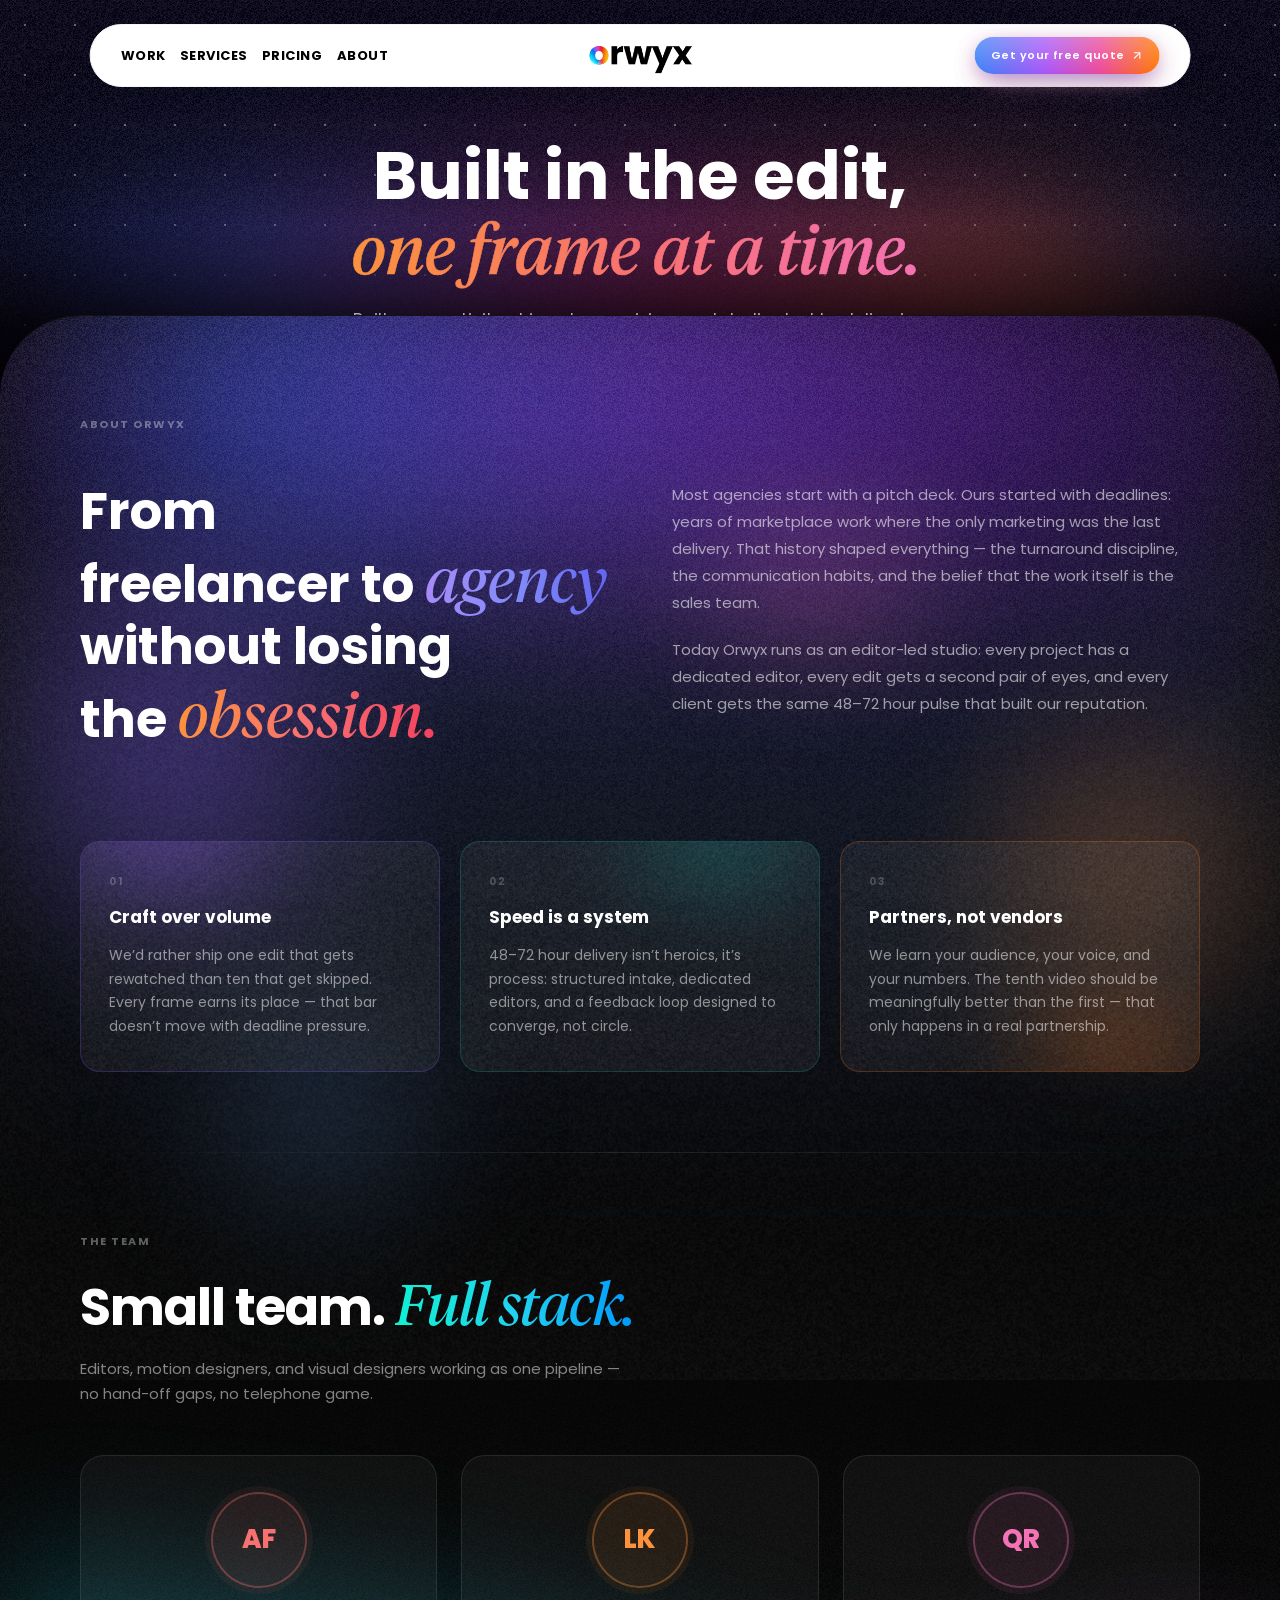
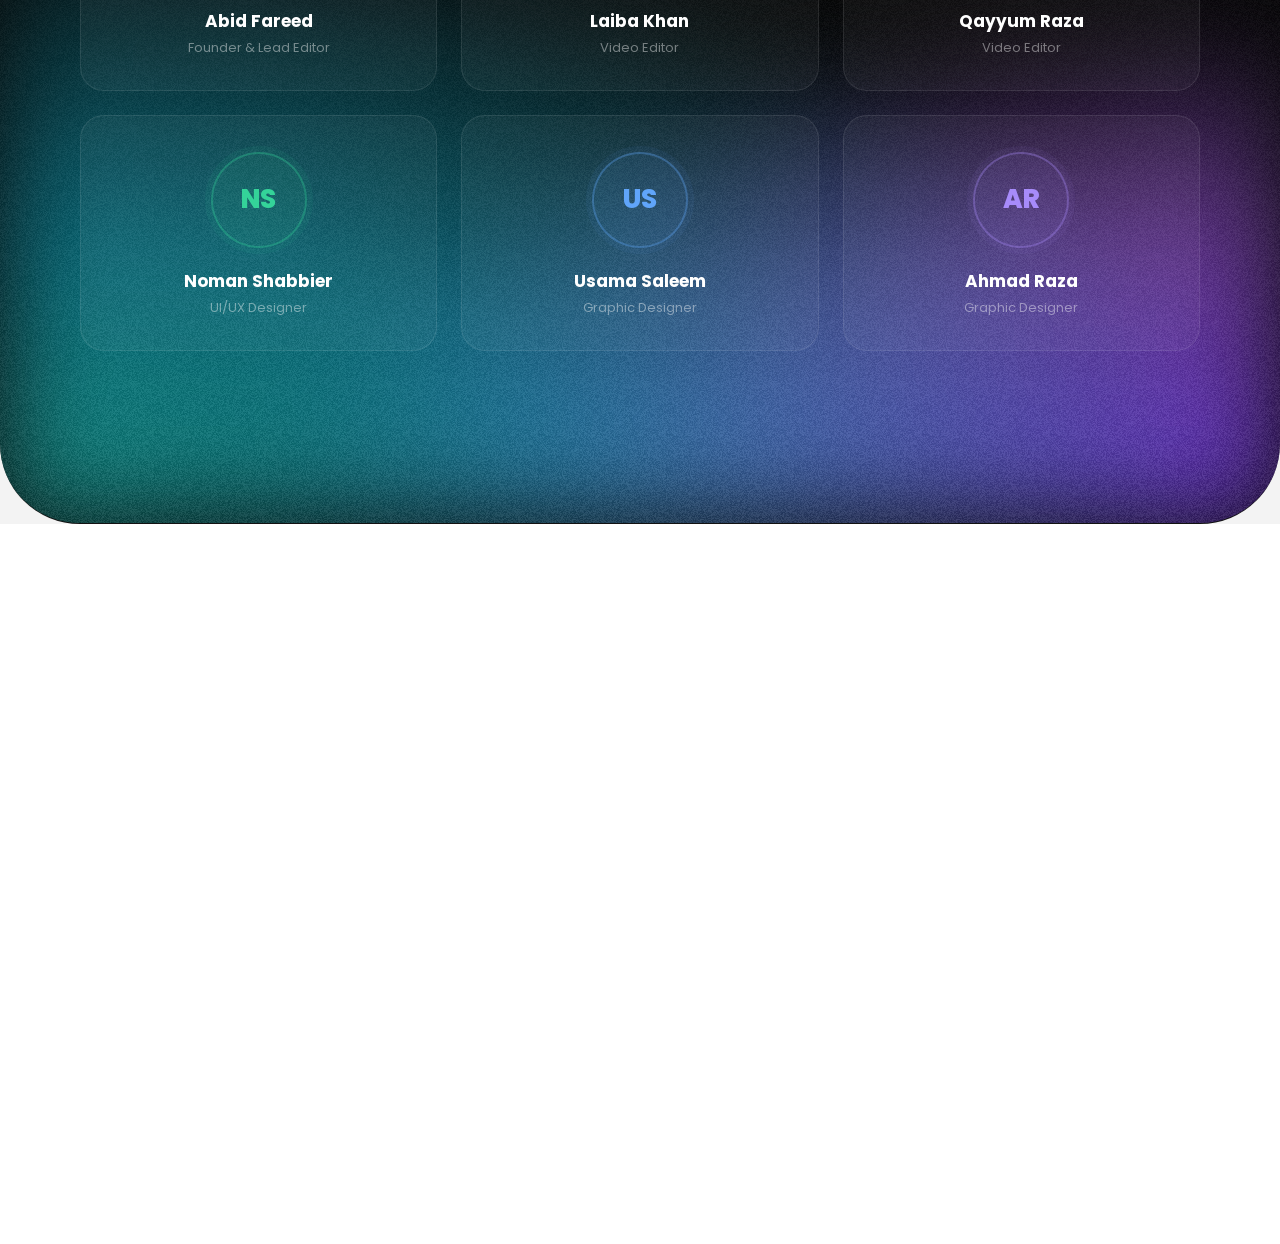
<file: about.html>
<!DOCTYPE html>
<html lang="en">
<head>
<meta charset="utf-8">
<meta name="viewport" content="width=device-width, initial-scale=1">
<title>About &mdash; Orwyx</title>
<meta name="description" content="Learn about Orwyx — a video production studio crafting cinematic brand films, product videos, and visual stories that make brands unforgettable.">
<meta name="theme-color" content="#050505">
<link rel="icon" type="image/png" href="/assets/logos/favicon.png">
<link rel="preconnect" href="https://fonts.googleapis.com">
<link rel="preconnect" href="https://fonts.gstatic.com" crossorigin>
<link href="https://fonts.googleapis.com/css2?family=Poppins:wght@400;500;600;700;800&family=Dancing+Script:wght@700&display=swap" rel="stylesheet">
<link rel="stylesheet" href="/styles.css">
</head>
<body class="about-page">

<div id="orwyx-header"></div>

<!-- PAGE WRAP -->
<div class="page-wrap">

  <!-- HERO — simple centered title like TOS / Privacy pages -->
  <div class="hero-clip">
    <section class="hero">
      <div class="stars"></div>
      <div class="noise"></div>
      <div class="glow-wash"></div>
      <div class="glow-core"></div>
      <div class="fade-bottom"></div>
      <h1>Built in the edit,<br><span class="accent">one frame at a time.</span></h1>
      <p>Built on creativity, driven by precision, and dedicated to delivering exceptional visual storytelling.</p>
    </section>
  </div>

  <!-- PANEL -->
  <div class="panel">

    <div class="glow-top">
      <div class="wash"></div>
      <div class="core"></div>
      <div class="noise"></div>
    </div>

    <div class="glow-bottom tos-glow-bottom">
      <div class="wash" style="background:radial-gradient(100% 70% at 0% 100%,rgba(13,148,136,0.9) 0%,rgba(6,182,212,0.55) 45%,transparent 100%), radial-gradient(100% 70% at 100% 100%,rgba(109,40,217,0.9) 0%,rgba(168,85,247,0.55) 45%,transparent 80%); filter:blur(50px);"></div>
      <div class="core" style="display:none;"></div>
      <div class="noise"></div>
    </div>

    <div class="ct-panel-inner">

      <div class="abt-wrap">

        <!-- blob backgrounds -->
        <div aria-hidden="true" class="abt-blobs">
          <div class="abt-blob abt-blob-purple"></div>
          <div class="abt-blob abt-blob-orange"></div>
          <div class="abt-blob abt-blob-blue"></div>
          <div class="abt-blob abt-blob-pink"></div>
          <div class="abt-noise-layer"></div>
        </div>

        <div class="abt-inner">

          <p class="abt-eyebrow">ABOUT ORWYX</p>

          <!-- From freelancer to agency -->
          <div class="orwyx-story-grid">
            <h2 class="abt-story-h2">From<br>freelancer to <span class="accent-agency">agency</span><br>without losing<br>the <span class="accent-obsession">obsession.</span></h2>
            <div class="abt-story-text">
              <p>Most agencies start with a pitch deck. Ours started with deadlines: years of marketplace work where the only marketing was the last delivery. That history shaped everything &mdash; the turnaround discipline, the communication habits, and the belief that the work itself is the sales team.</p>
              <p>Today Orwyx runs as an editor-led studio: every project has a dedicated editor, every edit gets a second pair of eyes, and every client gets the same 48&ndash;72 hour pulse that built our reputation.</p>
            </div>
          </div>

          <!-- Value cards -->
          <div class="orwyx-val-grid">

            <div class="orwyx-val-card orwyx-val-card-purple">
              <div aria-hidden="true" class="vc-glow" style="top:-40%;left:-20%;background:radial-gradient(ellipse at center,rgba(139,92,246,0.32) 0%,transparent 65%)"></div>
              <div aria-hidden="true" class="vc-noise"></div>
              <span class="vc-num">01</span>
              <h3 class="vc-title">Craft over volume</h3>
              <p class="vc-desc">We&rsquo;d rather ship one edit that gets rewatched than ten that get skipped. Every frame earns its place &mdash; that bar doesn&rsquo;t move with deadline pressure.</p>
            </div>

            <div class="orwyx-val-card orwyx-val-card-teal">
              <div aria-hidden="true" class="vc-glow" style="top:-35%;right:-15%;background:radial-gradient(ellipse at center,rgba(20,184,166,0.32) 0%,transparent 65%)"></div>
              <div aria-hidden="true" class="vc-noise"></div>
              <span class="vc-num">02</span>
              <h3 class="vc-title">Speed is a system</h3>
              <p class="vc-desc">48&ndash;72 hour delivery isn&rsquo;t heroics, it&rsquo;s process: structured intake, dedicated editors, and a feedback loop designed to converge, not circle.</p>
            </div>

            <div class="orwyx-val-card orwyx-val-card-orange">
              <div aria-hidden="true" class="vc-glow" style="bottom:-30%;right:-20%;background:radial-gradient(ellipse at center,rgba(249,115,22,0.32) 0%,transparent 65%)"></div>
              <div aria-hidden="true" class="vc-noise"></div>
              <span class="vc-num">03</span>
              <h3 class="vc-title">Partners, not vendors</h3>
              <p class="vc-desc">We learn your audience, your voice, and your numbers. The tenth video should be meaningfully better than the first &mdash; that only happens in a real partnership.</p>
            </div>

          </div>

          <!-- Divider -->
          <div class="abt-divider"></div>

          <!-- Small team. Full stack. -->
          <p class="abt-eyebrow abt-eyebrow-sm">THE TEAM</p>
          <h2 class="abt-team-h2">Small team. <span class="accent-fullstack">Full stack.</span></h2>
          <p class="abt-team-sub">Editors, motion designers, and visual designers working as one pipeline &mdash; no hand-off gaps, no telephone game.</p>

          <div class="orwyx-team-grid">

            <div class="orwyx-team-card">
              <div class="tc-avatar" style="background:#f8717118;border-color:#f8717155;box-shadow:0 0 0 6px #f8717110">
                <span style="color:#f87171">AF</span>
              </div>
              <div><p class="tc-name">Abid Fareed</p><p class="tc-role">Founder &amp; Lead Editor</p></div>
            </div>

            <div class="orwyx-team-card">
              <div class="tc-avatar" style="background:#fb923c18;border-color:#fb923c55;box-shadow:0 0 0 6px #fb923c10">
                <span style="color:#fb923c">LK</span>
              </div>
              <div><p class="tc-name">Laiba Khan</p><p class="tc-role">Video Editor</p></div>
            </div>

            <div class="orwyx-team-card">
              <div class="tc-avatar" style="background:#f472b618;border-color:#f472b655;box-shadow:0 0 0 6px #f472b610">
                <span style="color:#f472b6">QR</span>
              </div>
              <div><p class="tc-name">Qayyum Raza</p><p class="tc-role">Video Editor</p></div>
            </div>

            <div class="orwyx-team-card">
              <div class="tc-avatar" style="background:#34d39918;border-color:#34d39955;box-shadow:0 0 0 6px #34d39910">
                <span style="color:#34d399">NS</span>
              </div>
              <div><p class="tc-name">Noman Shabbier</p><p class="tc-role">UI/UX Designer</p></div>
            </div>

            <div class="orwyx-team-card">
              <div class="tc-avatar" style="background:#60a5fa18;border-color:#60a5fa55;box-shadow:0 0 0 6px #60a5fa10">
                <span style="color:#60a5fa">US</span>
              </div>
              <div><p class="tc-name">Usama Saleem</p><p class="tc-role">Graphic Designer</p></div>
            </div>

            <div class="orwyx-team-card">
              <div class="tc-avatar" style="background:#a78bfa18;border-color:#a78bfa55;box-shadow:0 0 0 6px #a78bfa10">
                <span style="color:#a78bfa">AR</span>
              </div>
              <div><p class="tc-name">Ahmad Raza</p><p class="tc-role">Graphic Designer</p></div>
            </div>

          </div><!-- /orwyx-team-grid -->

        </div><!-- /abt-inner -->

      </div><!-- /abt-wrap -->

    </div><!-- /ct-panel-inner -->

</div>

</div><!-- /page-wrap -->

<div id="orwyx-footer"></div>

<script src="/scripts.js"></script>
</body>
</html>
</file>
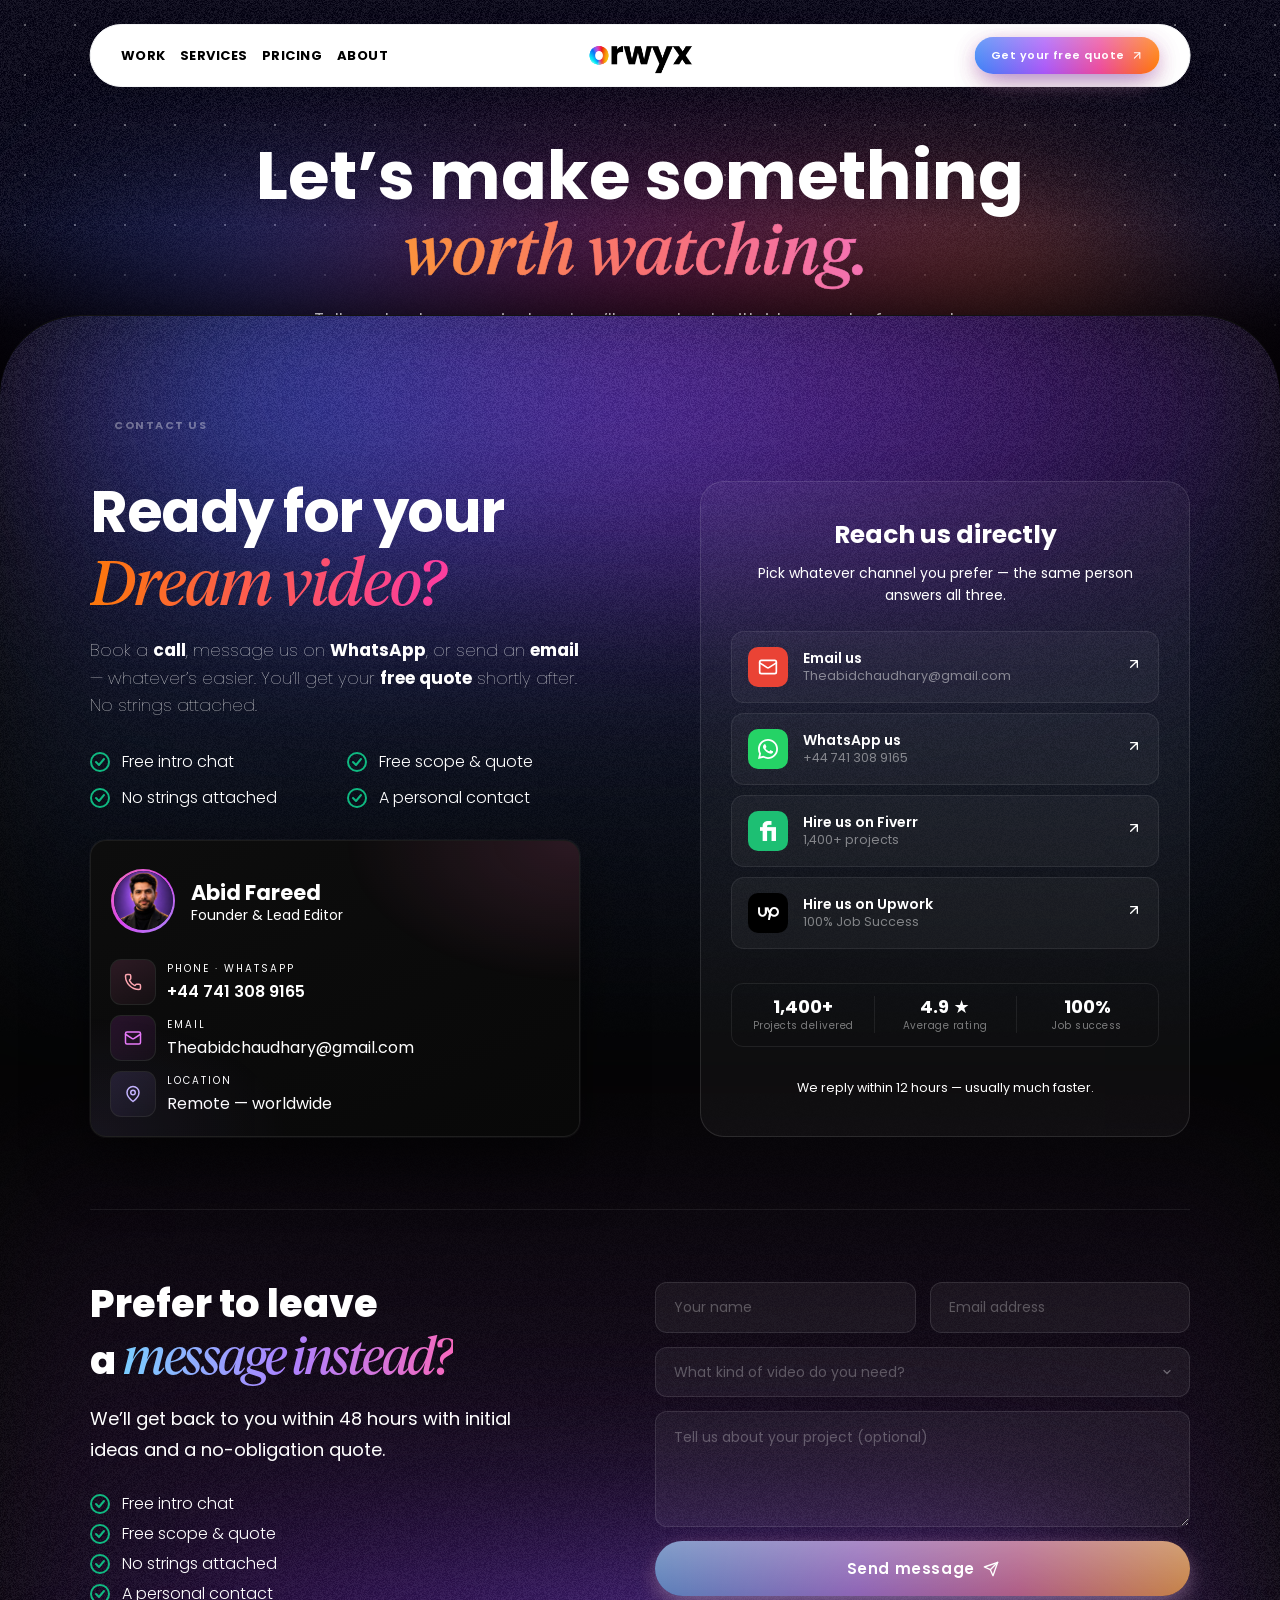
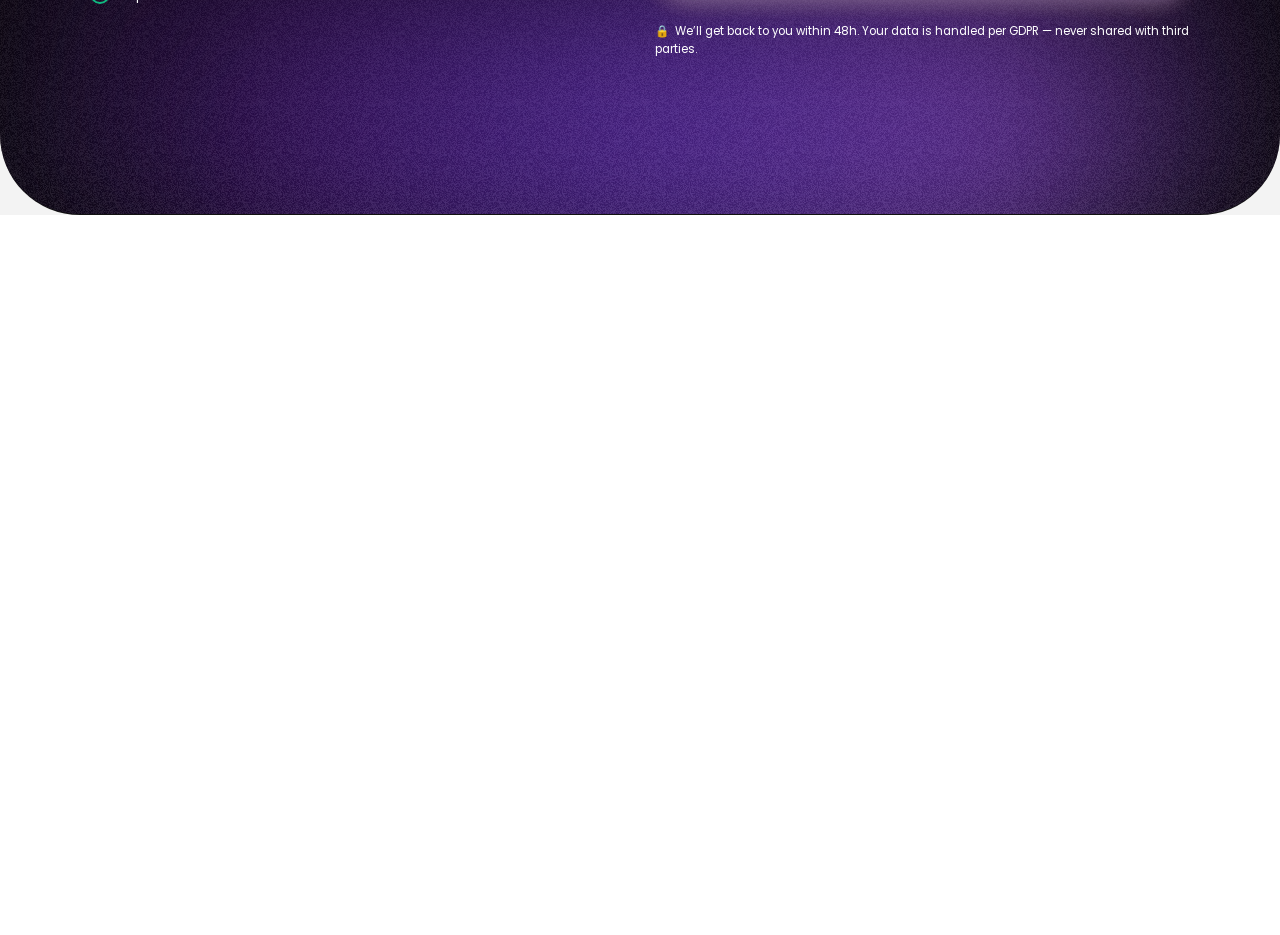
<file: contact.html>
<!DOCTYPE html>
<html lang="en">
<head>
<meta charset="utf-8">
<meta name="viewport" content="width=device-width, initial-scale=1">
<title>Contact &mdash; Orwyx</title>
<meta name="description" content="Book a call, WhatsApp us, or send an email — get your free video quote from Orwyx.">
<meta name="theme-color" content="#050505">
<link rel="icon" type="image/png" href="/assets/logos/favicon.png">
<link rel="preconnect" href="https://fonts.googleapis.com">
<link rel="preconnect" href="https://fonts.gstatic.com" crossorigin>
<link href="https://fonts.googleapis.com/css2?family=Poppins:wght@400;500;600;700;800&family=Dancing+Script:wght@700&display=swap" rel="stylesheet">
<link rel="stylesheet" href="/styles.css">
</head>
<body class="contact-page">

<div id="orwyx-header"></div>

<!-- PAGE WRAP -->
<div class="page-wrap">

  <!-- HERO — simple centered title like TOS / Privacy pages -->
  <div class="hero-clip">
    <section class="hero">
      <div class="stars"></div>
      <div class="noise"></div>
      <div class="glow-wash"></div>
      <div class="glow-core"></div>
      <div class="fade-bottom"></div>
      <h1>Let&rsquo;s make something<br><span class="accent">worth watching.</span></h1>
      <p>Tell us about your project and we&rsquo;ll come back with ideas and a free quote &mdash; no pressure, no strings.</p>
    </section>
  </div>

  <!-- PANEL -->
  <div class="panel">

    <div class="svc-section" style="margin-bottom: -135px; z-index: 4;">
      <p class="svc-label" style="text-align: left;">Contact us</p>
    </div>

    <div class="glow-top">
      <div class="wash"></div>
      <div class="core"></div>
      <div class="noise"></div>
    </div>

    <div class="glow-bottom tos-glow-bottom">
      <div class="wash" style="background:linear-gradient(to top,rgba(30,10,60,0.5),rgba(80,20,120,0.18),transparent);"></div>
      <div class="core" style="background:linear-gradient(90deg,#3b0764,#7c3aed,#a855f7);"></div>
      <div class="noise"></div>
    </div>

    <div class="ct-panel-inner">

      <!-- ── SECTION 1: Ready for your Dream video? ── -->
      <div class="ct-section">
        <div class="ct-s1-body">

          <!-- LEFT: heading + bullets + profile card -->
          <div>
            <h2 class="ct-s1-h2">
              Ready for your<br>
              <span class="accent-blk">Dream video?</span>
            </h2>

            <p class="ct-lead">
              Book a <strong>call</strong>, message us on <strong>WhatsApp</strong>, or send an <strong>email</strong>
              &mdash; whatever&rsquo;s easier. You&rsquo;ll get your <strong>free quote</strong> shortly after. No strings attached.
            </p>

            <div class="ct-checks">
              <span class="ct-check">
                <span class="ct-chk-icon">
                  <svg viewBox="0 0 12 12" fill="none" stroke="currentColor" stroke-width="2" stroke-linecap="round" stroke-linejoin="round"><polyline points="2,6 5,9 10,3"/></svg>
                </span>
                Free intro chat
              </span>
              <span class="ct-check">
                <span class="ct-chk-icon">
                  <svg viewBox="0 0 12 12" fill="none" stroke="currentColor" stroke-width="2" stroke-linecap="round" stroke-linejoin="round"><polyline points="2,6 5,9 10,3"/></svg>
                </span>
                Free scope &amp; quote
              </span>
              <span class="ct-check">
                <span class="ct-chk-icon">
                  <svg viewBox="0 0 12 12" fill="none" stroke="currentColor" stroke-width="2" stroke-linecap="round" stroke-linejoin="round"><polyline points="2,6 5,9 10,3"/></svg>
                </span>
                No strings attached
              </span>
              <span class="ct-check">
                <span class="ct-chk-icon">
                  <svg viewBox="0 0 12 12" fill="none" stroke="currentColor" stroke-width="2" stroke-linecap="round" stroke-linejoin="round"><polyline points="2,6 5,9 10,3"/></svg>
                </span>
                A personal contact
              </span>
            </div>

            <!-- Profile card -->
            <div class="ct-profile">
              <div class="ct-profile-head">
                <div class="ct-avatar-ring">
                  <div class="ct-avatar-inner">
                    <img class="ct-avatar" src="/assets/abid-fareed-256.jpg" alt="Abid Fareed">
                  </div>
                </div>
                <div>
                  <p class="ct-profile-name">Abid Fareed</p>
                  <p class="ct-profile-role">Founder &amp; Lead Editor</p>
                </div>
              </div>
              <div class="ct-profile-rows">
                <div class="ct-prow">
                  <span class="ct-prow-ico ico-phone">
                    <svg viewBox="0 0 24 24" fill="none" stroke="currentColor" stroke-width="2" stroke-linecap="round" stroke-linejoin="round"><path d="M13.832 16.568a1 1 0 0 0 1.213-.303l.355-.465A2 2 0 0 1 17 15h3a2 2 0 0 1 2 2v3a2 2 0 0 1-2 2A18 18 0 0 1 2 4a2 2 0 0 1 2-2h3a2 2 0 0 1 2 2v3a2 2 0 0 1-.8 1.6l-.468.351a1 1 0 0 0-.292 1.233 14 14 0 0 0 6.392 6.384"/></svg>
                  </span>
                  <div>
                    <p class="ct-prow-label">Phone &middot; WhatsApp</p>
                    <p class="ct-prow-val">+44 741 308 9165</p>
                  </div>
                </div>
                <div class="ct-prow">
                  <span class="ct-prow-ico ico-email">
                    <svg viewBox="0 0 24 24" fill="none" stroke="currentColor" stroke-width="2" stroke-linecap="round" stroke-linejoin="round"><rect x="2" y="4" width="20" height="16" rx="2"/><path d="m22 7-8.97 5.7a1.94 1.94 0 0 1-2.06 0L2 7"/></svg>
                  </span>
                  <div>
                    <p class="ct-prow-label">Email</p>
                    <p class="ct-prow-val regular">Theabidchaudhary@gmail.com</p>
                  </div>
                </div>
                <div class="ct-prow">
                  <span class="ct-prow-ico ico-location">
                    <svg viewBox="0 0 24 24" fill="none" stroke="currentColor" stroke-width="2" stroke-linecap="round" stroke-linejoin="round"><path d="M20 10c0 6-8 12-8 12s-8-6-8-12a8 8 0 0 1 16 0Z"/><circle cx="12" cy="10" r="3"/></svg>
                  </span>
                  <div>
                    <p class="ct-prow-label">Location</p>
                    <p class="ct-prow-val regular">Remote &mdash; worldwide</p>
                  </div>
                </div>
              </div>
            </div>
          </div><!-- /left -->

          <!-- RIGHT: Reach us directly card -->
          <div style="display:flex;flex-direction:column;min-width:0;">
            <div class="ct-reach">

              <p class="ct-reach-title">Reach us directly</p>
              <p class="ct-reach-sub">Pick whatever channel you prefer &mdash; the same person answers all three.</p>

              <!-- Email -->
              <a class="ct-channel" href="mailto:theabidchaudhary@gmail.com">
                <span class="ct-ch-icon ico-email">
                  <svg viewBox="0 0 24 24" fill="none" stroke="currentColor" stroke-width="2" stroke-linecap="round" stroke-linejoin="round"><rect x="2" y="4" width="20" height="16" rx="2"/><path d="m22 7-8.97 5.7a1.94 1.94 0 0 1-2.06 0L2 7"/></svg>
                </span>
                <span class="ct-ch-body">
                  <p class="ct-ch-label">Email us</p>
                  <p class="ct-ch-value">Theabidchaudhary@gmail.com</p>
                </span>
                <span class="ct-ch-arrow">
                  <svg viewBox="0 0 24 24" fill="none" stroke="currentColor" stroke-width="2" stroke-linecap="round" stroke-linejoin="round"><path d="M7 17 17 7M7 7h10v10"/></svg>
                </span>
              </a>

              <!-- WhatsApp -->
              <a class="ct-channel" href="https://wa.me/447413089165" target="_blank" rel="noopener">
                <span class="ct-ch-icon ico-wa">
                  <svg viewBox="0 0 24 24" fill="currentColor"><path d="M17.472 14.382c-.297-.149-1.758-.867-2.03-.967-.273-.099-.471-.148-.67.15-.197.297-.767.966-.94 1.164-.173.199-.347.223-.644.075-.297-.15-1.255-.463-2.39-1.475-.883-.788-1.48-1.761-1.653-2.059-.173-.297-.018-.458.13-.606.134-.133.298-.347.446-.52.149-.174.198-.298.298-.497.099-.198.05-.371-.025-.52-.075-.149-.669-1.612-.916-2.207-.242-.579-.487-.5-.669-.51a12.8 12.8 0 0 0-.57-.01c-.198 0-.52.074-.792.372-.272.297-1.04 1.016-1.04 2.479 0 1.462 1.065 2.875 1.213 3.074.149.198 2.096 3.2 5.077 4.487.709.306 1.262.489 1.694.625.712.227 1.36.195 1.871.118.571-.085 1.758-.719 2.006-1.413.248-.694.248-1.289.173-1.413-.074-.124-.272-.198-.57-.347z"/><path d="M12 0C5.373 0 0 5.373 0 12c0 2.017.5 3.916 1.381 5.581L0 24l6.545-1.381A11.945 11.945 0 0 0 12 24c6.627 0 12-5.373 12-12S18.627 0 12 0zm0 21.818a9.797 9.797 0 0 1-5.032-1.385l-.36-.214-3.733.787.801-3.637-.235-.374A9.816 9.816 0 0 1 2.182 12C2.182 6.57 6.57 2.182 12 2.182S21.818 6.57 21.818 12 17.43 21.818 12 21.818z"/></svg>
                </span>
                <span class="ct-ch-body">
                  <p class="ct-ch-label">WhatsApp us</p>
                  <p class="ct-ch-value">+44 741 308 9165</p>
                </span>
                <span class="ct-ch-arrow">
                  <svg viewBox="0 0 24 24" fill="none" stroke="currentColor" stroke-width="2" stroke-linecap="round" stroke-linejoin="round"><path d="M7 17 17 7M7 7h10v10"/></svg>
                </span>
              </a>

              <!-- Fiverr -->
              <a class="ct-channel" href="https://www.fiverr.com/theabidchaudhry" target="_blank" rel="noopener">
                <span class="ct-ch-icon ico-fv">
                  <img src="assets/Fiverr-Logo.png" alt="Fiverr">
                </span>
                <span class="ct-ch-body">
                  <p class="ct-ch-label">Hire us on Fiverr</p>
                  <p class="ct-ch-value">1,400+ projects</p>
                </span>
                <span class="ct-ch-arrow">
                  <svg viewBox="0 0 24 24" fill="none" stroke="currentColor" stroke-width="2" stroke-linecap="round" stroke-linejoin="round"><path d="M7 17 17 7M7 7h10v10"/></svg>
                </span>
              </a>

              <!-- Upwork -->
              <a class="ct-channel" href="https://www.upwork.com/freelancers/~01b065cc2b2eccdda8?mp_source=share" target="_blank" rel="noopener">
                <span class="ct-ch-icon ico-up">
                  <img src="assets/Upwork-Logo.png" alt="Upwork">
                </span>
                <span class="ct-ch-body">
                  <p class="ct-ch-label">Hire us on Upwork</p>
                  <p class="ct-ch-value">100% Job Success</p>
                </span>
                <span class="ct-ch-arrow">
                  <svg viewBox="0 0 24 24" fill="none" stroke="currentColor" stroke-width="2" stroke-linecap="round" stroke-linejoin="round"><path d="M7 17 17 7M7 7h10v10"/></svg>
                </span>
              </a>

              <!-- Trust stats strip -->
              <div class="ct-trust-strip">
                <div class="ct-trust-item">
                  <span class="ct-trust-num">1,400+</span>
                  <span class="ct-trust-label">Projects delivered</span>
                </div>
                <div class="ct-trust-item">
                  <span class="ct-trust-num">4.9 ★</span>
                  <span class="ct-trust-label">Average rating</span>
                </div>
                <div class="ct-trust-item">
                  <span class="ct-trust-num">100%</span>
                  <span class="ct-trust-label">Job success</span>
                </div>
              </div>

              <p class="ct-reach-reply">We reply within 12 hours &mdash; usually much faster.</p>

            </div>
          </div><!-- /right -->

        </div><!-- /ct-s1-body -->
      </div><!-- /ct-section -->

      <!-- ── DIVIDER ── -->
      <div class="ct-section">
        <hr class="ct-divider">
      </div>

      <!-- ── SECTION 2: Prefer to leave a message? ── -->
      <div class="ct-section">
        <div class="ct-s2-body">

          <!-- LEFT: heading + desc + checkmarks -->
          <div>
            <h2 class="ct-s2-h2">
              Prefer to leave<br>
              a <span class="accent-blk">message instead?</span>
            </h2>
            <p class="ct-s2-desc">We&rsquo;ll get back to you within 48 hours with initial ideas and a no-obligation quote.</p>
            <div class="ct-s2-checks">
              <span class="ct-check">
                <span class="ct-chk-icon">
                  <svg viewBox="0 0 12 12" fill="none" stroke="currentColor" stroke-width="2" stroke-linecap="round" stroke-linejoin="round"><polyline points="2,6 5,9 10,3"/></svg>
                </span>
                Free intro chat
              </span>
              <span class="ct-check">
                <span class="ct-chk-icon">
                  <svg viewBox="0 0 12 12" fill="none" stroke="currentColor" stroke-width="2" stroke-linecap="round" stroke-linejoin="round"><polyline points="2,6 5,9 10,3"/></svg>
                </span>
                Free scope &amp; quote
              </span>
              <span class="ct-check">
                <span class="ct-chk-icon">
                  <svg viewBox="0 0 12 12" fill="none" stroke="currentColor" stroke-width="2" stroke-linecap="round" stroke-linejoin="round"><polyline points="2,6 5,9 10,3"/></svg>
                </span>
                No strings attached
              </span>
              <span class="ct-check">
                <span class="ct-chk-icon">
                  <svg viewBox="0 0 12 12" fill="none" stroke="currentColor" stroke-width="2" stroke-linecap="round" stroke-linejoin="round"><polyline points="2,6 5,9 10,3"/></svg>
                </span>
                A personal contact
              </span>
            </div>
          </div><!-- /left -->

          <!-- RIGHT: form -->
          <div>
            <form class="ct-form" action="mailto:theabidchaudhary@gmail.com" method="post" enctype="text/plain" novalidate>

              <div class="ct-form-row-2">
                <input class="ct-input" type="text" name="name" placeholder="Your name" required>
                <input class="ct-input" type="email" name="email" placeholder="Email address" required>
              </div>

              <select class="ct-select" name="video_type">
                <option value="" disabled selected>What kind of video do you need?</option>
                <option value="social">Social media content</option>
                <option value="promo">Promo / brand video</option>
                <option value="explainer">Explainer / animation</option>
                <option value="podcast">Podcast / talking head</option>
                <option value="event">Event highlights</option>
                <option value="ad">Ad / commercial</option>
                <option value="other">Other / not sure yet</option>
              </select>

              <textarea class="ct-textarea" name="message" placeholder="Tell us about your project (optional)"></textarea>

              <button type="submit" class="ct-submit">
                <span class="ct-submit-sweep"></span>
                <span class="ct-submit-label">Send message</span>
                <svg viewBox="0 0 24 24" fill="none" stroke="currentColor" stroke-width="2" stroke-linecap="round" stroke-linejoin="round"><path d="m22 2-7 20-4-9-9-4 20-7z"/><path d="M22 2 11 13"/></svg>
              </button>

              <p class="ct-privacy">&#x1F512;&nbsp; We&rsquo;ll get back to you within 48h. Your data is handled per GDPR &mdash; never shared with third parties.</p>

            </form>
          </div><!-- /right -->

        </div><!-- /ct-s2-body -->
      </div><!-- /ct-section -->

    </div><!-- /ct-panel-inner -->

  </div><!-- /panel -->

</div><!-- /page-wrap -->

<div id="orwyx-footer"></div>

<script src="/scripts.js"></script>
</body>
</html>
</file>
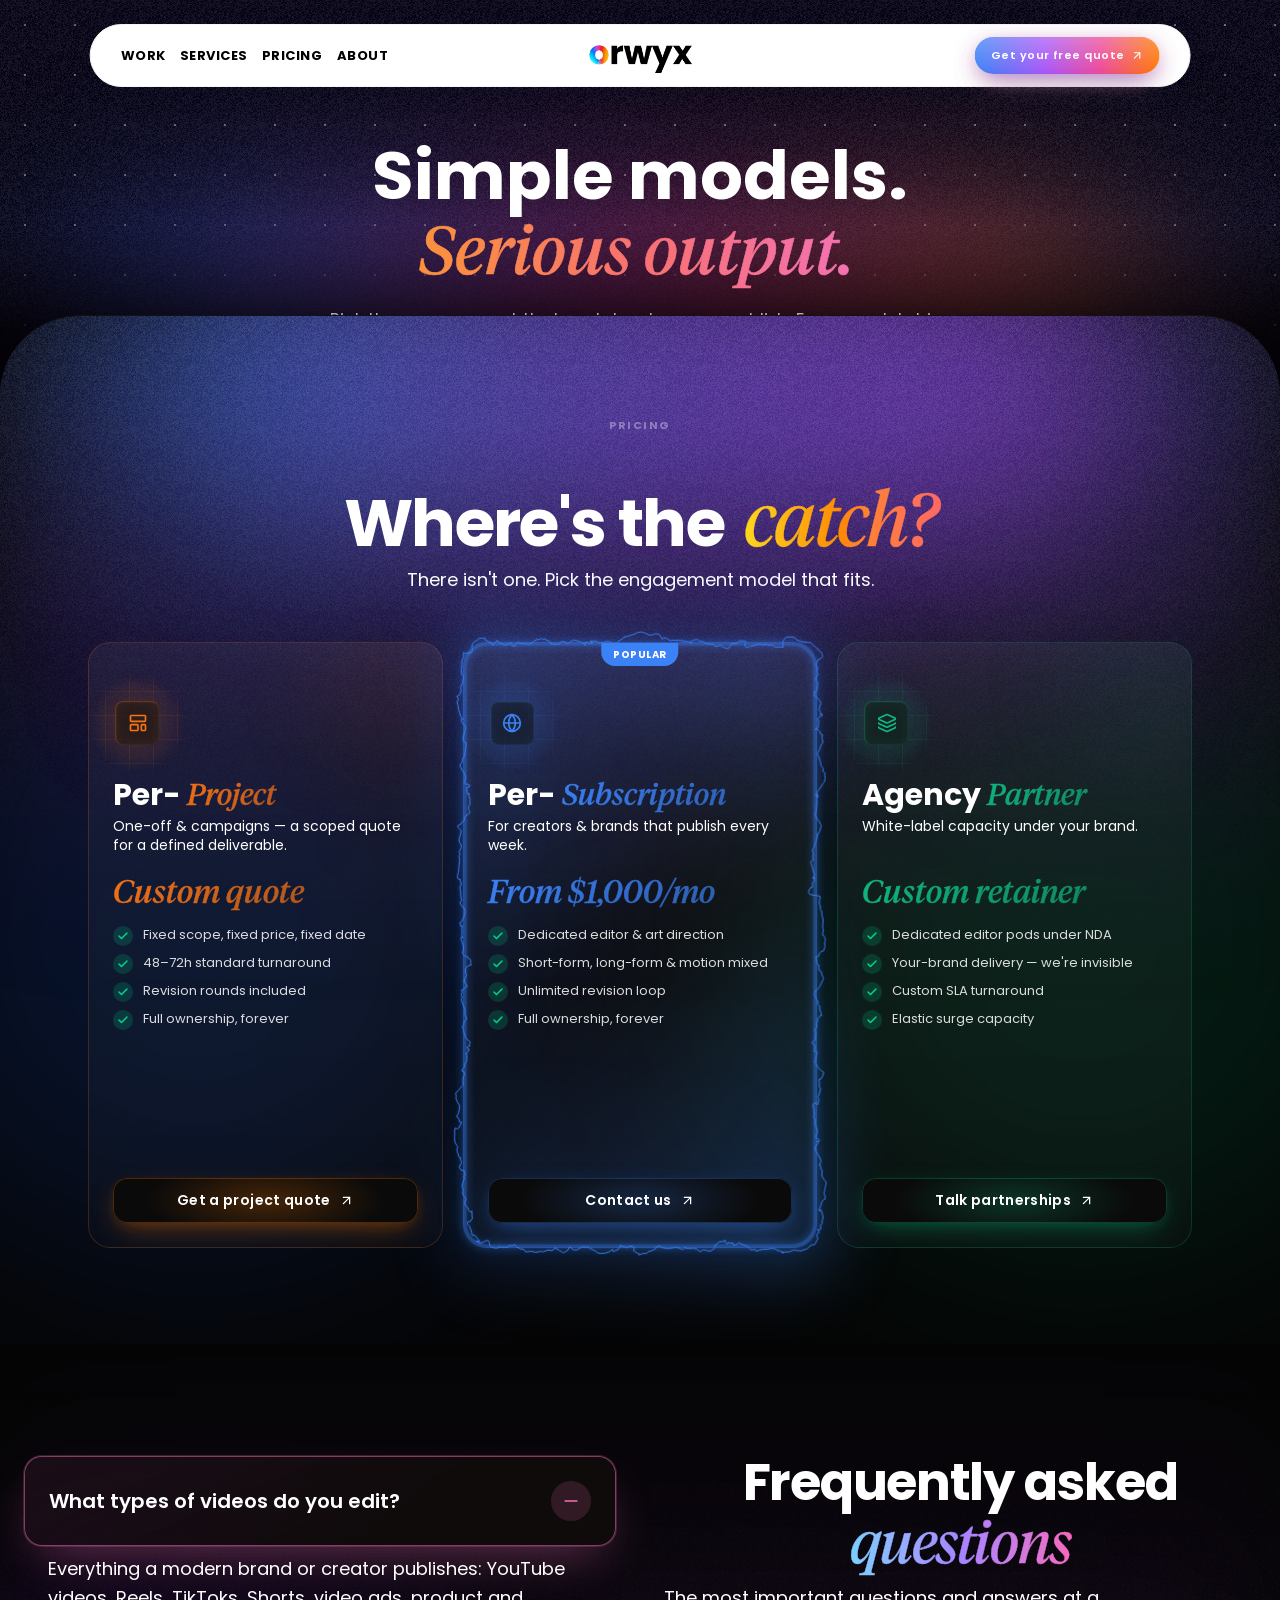
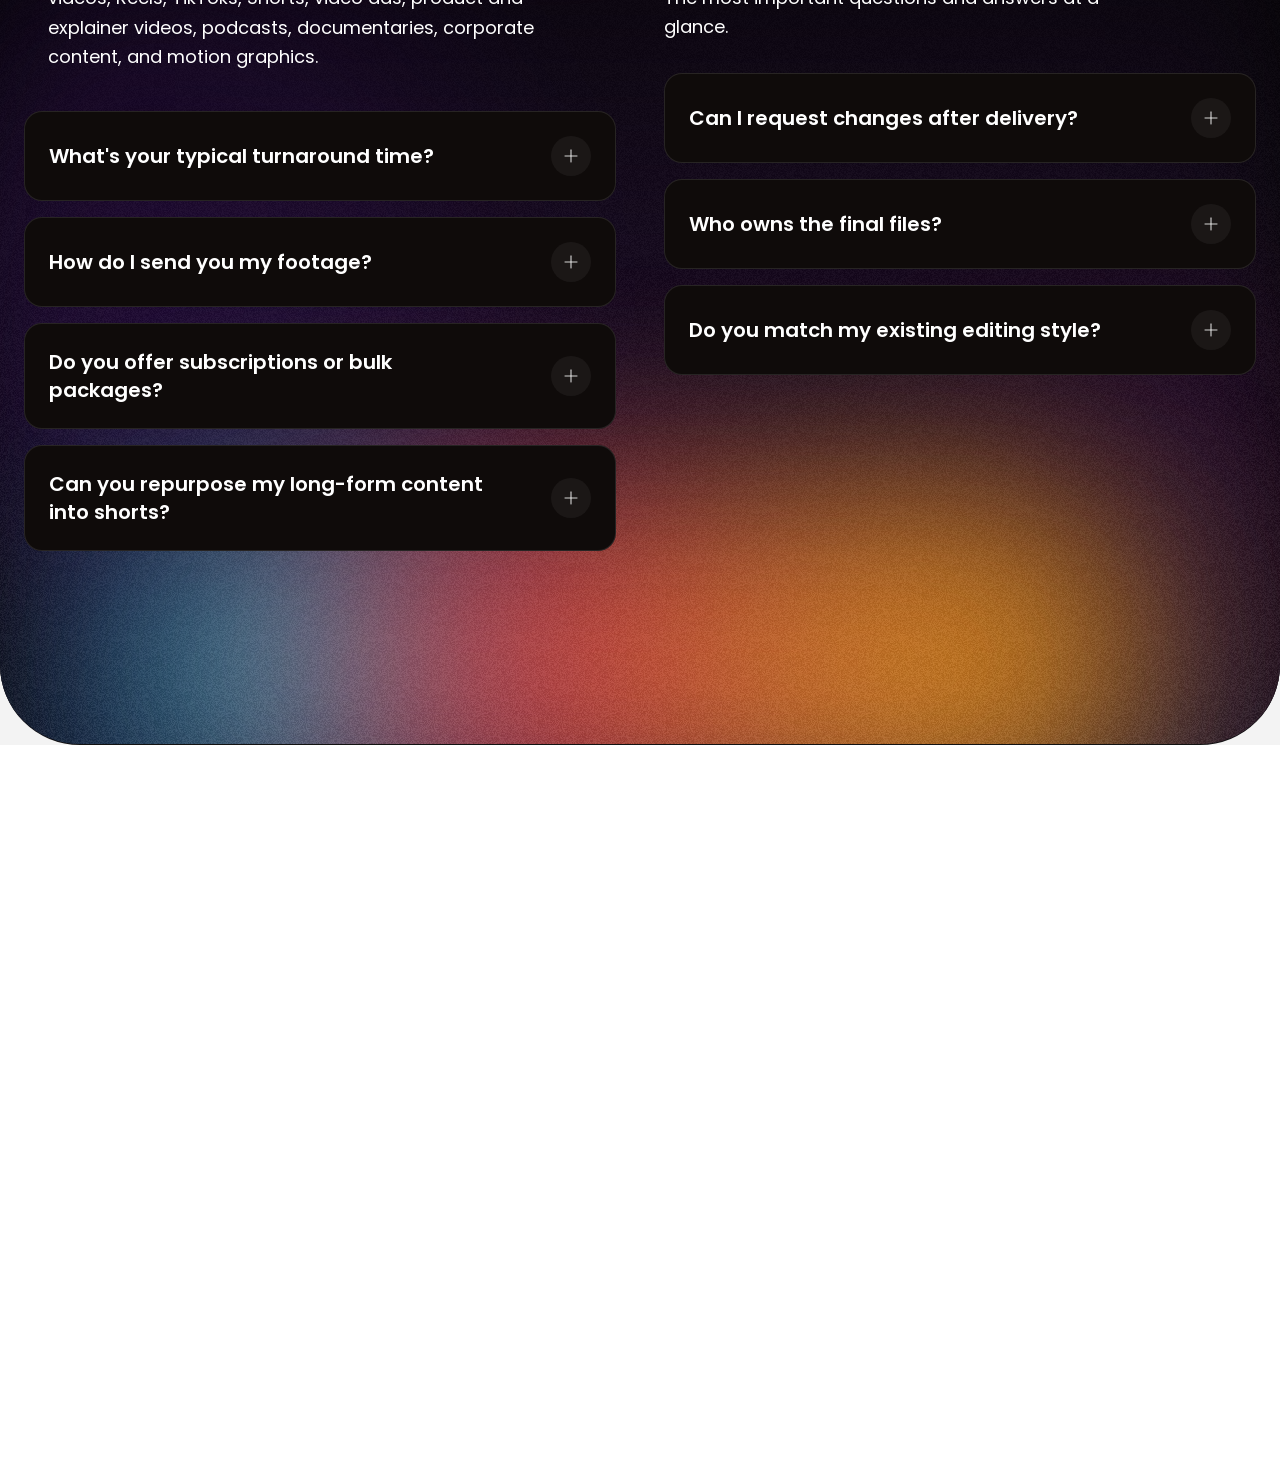
<file: pricing.html>
﻿<!DOCTYPE html>
<html lang="en">
<head>
<meta charset="utf-8">
<meta name="viewport" content="width=device-width, initial-scale=1">
<title>Pricing &mdash; Orwyx</title>
<meta name="description" content="Simple, transparent pricing for Orwyx video editing and motion design services.">
<meta name="theme-color" content="#050505">
<link rel="icon" type="image/png" href="/assets/logos/favicon.png">
<link rel="preconnect" href="https://fonts.googleapis.com">
<link rel="preconnect" href="https://fonts.gstatic.com" crossorigin>
<link href="https://fonts.googleapis.com/css2?family=Poppins:wght@400;500;600;700;800&family=Dancing+Script:wght@700&display=swap" rel="stylesheet">
<link rel="stylesheet" href="/_next/static/css/a8cee229b28600af.css" data-precedence="next">
<link rel="stylesheet" href="/styles.css">
<link rel="preload" href="assets/fonts/Tiempos Headline/TiemposHeadline-400-Regular-Italic.woff2" as="font" type="font/woff2" crossorigin="anonymous">
</head>
<body class="pricing-page">

<div id="orwyx-header"></div>

<div class="page-wrap">

  <div class="hero-clip">
    <section class="hero">
      <div class="stars"></div>
      <div class="noise"></div>
      <div class="glow-wash"></div>
      <div class="glow-core"></div>
      <div class="fade-bottom"></div>
      <h1>Simple models.<br><span class="accent">Serious output.</span></h1>
      <p>Pick the engagement that matches how you publish. Every model ships with the same editors, the same quality bar, and the same 48&ndash;72h rhythm.</p>
    </section>
  </div>

  <div class="panel">

    <div class="svc-section" style="margin-bottom: -169px; margin-top: 11px; z-index: 4;">
      <p class="svc-label">Pricing</p>
    </div>

    <div class="glow-top">
      <div class="wash"></div>
      <div class="core"></div>
      <div class="noise"></div>
    </div>

    <div class="glow-bottom tos-glow-bottom">
      <div class="wash" style="background:linear-gradient(to top,rgba(30,10,60,0.5),rgba(80,20,120,0.18),transparent);"></div>
      <div class="core" style="background:linear-gradient(90deg,#3b0764,#7c3aed,#a855f7);"></div>
      <div class="noise"></div>
    </div>

    <div class="panel-content">
      <div id="preis" class="relative z-30 scroll-mt-28 lg:scroll-mt-32 -mt-16 lg:-mt-24 rounded-t-[40px] md:rounded-t-[80px] overflow-hidden border-t border-white/5" style=""><div style=""><section class="relative py-20 lg:py-24 overflow-hidden bg-[#050505]"><div class="absolute top-0 left-0 w-full h-full pointer-events-none z-0 overflow-hidden"><div class="pointer-events-none absolute rounded-full [will-change:transform] [transform:translate3d(0,0,0)] bottom-[8%] left-[-10%] bg-blue-600/15 blur-[120px]" style="width: 650px; height: 650px;"></div><div class="pointer-events-none absolute rounded-full [will-change:transform] [transform:translate3d(0,0,0)] bottom-[8%] right-[-10%] bg-emerald-600/15 blur-[120px]" style="width: 650px; height: 650px;"></div></div><div class="absolute top-0 left-0 right-0 h-[70%] pointer-events-none z-[1] overflow-hidden" style="mask-image: linear-gradient(black 0%, black 40%, transparent 100%);"><div class="pointer-events-none absolute [will-change:transform] [transform:translate3d(0,0,0)] top-0 left-0 right-0 w-full h-full bg-gradient-to-b from-blue-900/40 via-purple-900/25 to-transparent rounded-none blur-lg md:blur-3xl"></div><div class="pointer-events-none absolute rounded-full [will-change:transform] [transform:translate3d(0,0,0)] top-[-100px] left-1/2 -translate-x-1/2 w-[80%] h-[350px] bg-gradient-to-r from-blue-500 via-violet-500 to-purple-500 blur-2xl md:blur-[100px] opacity-55"></div><div aria-hidden="true" class="absolute inset-0 bg-[url('/assets/textures/noise-128.webp')] opacity-10 [mask-image:linear-gradient(to_bottom,black,transparent)] [-webkit-mask-image:linear-gradient(to_bottom,black,transparent)]"></div></div><div class="container mx-auto px-6 relative z-10 max-w-6xl"><div class="text-center mb-12"><h2 class="text-4xl sm:text-4xl md:text-5xl lg:text-6xl font-bold tracking-tight text-white mb-5 whitespace-normal sm:whitespace-nowrap">Where's the<span class="font-serif italic font-normal text-transparent bg-clip-text bg-gradient-to-r from-yellow-300 via-orange-400 to-red-400 px-1" data-orwyx-catch-spaced="1" style="margin-left: 0.12em;">catch?</span></h2><p class="text-base md:text-lg text-white max-w-2xl mx-auto">There isn't one. Pick the engagement model that fits.</p></div><div class="grid sm:grid-cols-2 gap-4 lg:gap-5 lg:grid-cols-3" data-orwyx-pricing-patched="1" style="grid-template-columns: repeat(3, minmax(0px, 1fr)) !important;"><div class="h-full flex" style="opacity: 1; transform: none;"><div class="h-full bg-gradient-to-b from-white/[0.05] to-white/[0.02] border rounded-3xl relative overflow-hidden group min-h-[44px] w-full" style="border-color: rgba(249, 115, 22, 0.2);"><div class="absolute -top-10 -right-10 w-40 h-40 rounded-full blur-3xl pointer-events-none transition-opacity opacity-40 group-hover:opacity-80" style="background: rgba(249, 115, 22, 0.2);"></div><div class="relative z-10 h-full p-5 lg:p-6 flex flex-col"><div class="mt-3 mb-4"><div class="-ml-6 md:-ml-8 -mt-3 -mb-1"><div aria-hidden="true" class="relative size-24 md:size-28 [mask-image:radial-gradient(ellipse_50%_50%_at_50%_50%,#000_70%,transparent_100%)]"><div class="absolute inset-0" style="background: radial-gradient(circle, rgba(249, 115, 22, 0.333) 0%, rgba(249, 115, 22, 0.12) 30%, transparent 65%);"></div><div class="absolute inset-0 opacity-30" style="background-image: linear-gradient(to right, rgba(249, 115, 22, 0.333) 1px, transparent 1px), linear-gradient(rgba(249, 115, 22, 0.333) 1px, transparent 1px); background-size: 24px 24px;"></div><div class="absolute inset-0 m-auto flex size-11 items-center justify-center rounded-md border-t border-l" style="background: rgba(20, 20, 20, 0.65); border-color: rgba(249, 115, 22, 0.333); box-shadow: rgba(249, 115, 22, 0.15) 0px 0px 14px inset, rgba(255, 255, 255, 0.04) 0px 0px 0px 1px inset;"><svg xmlns="http://www.w3.org/2000/svg" width="24" height="24" viewBox="0 0 24 24" fill="none" stroke="currentColor" stroke-width="2" stroke-linecap="round" stroke-linejoin="round" class="lucide lucide-layout-template size-5" aria-hidden="true" style="color: rgb(249, 115, 22);"><rect width="18" height="7" x="3" y="3" rx="1"></rect><rect width="9" height="7" x="3" y="14" rx="1"></rect><rect width="5" height="7" x="16" y="14" rx="1"></rect></svg></div></div></div><h3 class="text-2xl lg:text-3xl font-bold text-white mb-1 whitespace-nowrap">Per- <span class="font-serif italic font-normal text-transparent bg-clip-text" style="background-image: linear-gradient(135deg, rgb(249, 115, 22), rgba(249, 115, 22, 0.667)); font-size: 1em !important;">Project</span></h3><p class="text-white text-sm leading-snug whitespace-pre-line min-h-[2.5rem]">One-off &amp; campaigns — a scoped quote for a defined deliverable.</p></div><div class="mb-4"><span class="font-serif italic font-normal text-3xl lg:text-4xl text-transparent bg-clip-text" style="background-image: linear-gradient(135deg, rgb(249, 115, 22), rgba(249, 115, 22, 0.667)); font-size: 2rem !important; line-height: 1.1 !important;">Custom quote</span></div><ul class="space-y-2 mb-5"><li class="flex items-start gap-2.5"><div class="flex items-center justify-center shrink-0 w-5 h-5 rounded-full bg-emerald-500/20 text-emerald-400"><svg xmlns="http://www.w3.org/2000/svg" width="24" height="24" viewBox="0 0 24 24" fill="none" stroke="currentColor" stroke-width="3" stroke-linecap="round" stroke-linejoin="round" class="lucide lucide-check w-3 h-3" aria-hidden="true"><path d="M20 6 9 17l-5-5"></path></svg></div><span class="text-white/85 text-[13px] leading-snug">Fixed scope, fixed price, fixed date</span></li><li class="flex items-start gap-2.5"><div class="flex items-center justify-center shrink-0 w-5 h-5 rounded-full bg-emerald-500/20 text-emerald-400"><svg xmlns="http://www.w3.org/2000/svg" width="24" height="24" viewBox="0 0 24 24" fill="none" stroke="currentColor" stroke-width="3" stroke-linecap="round" stroke-linejoin="round" class="lucide lucide-check w-3 h-3" aria-hidden="true"><path d="M20 6 9 17l-5-5"></path></svg></div><span class="text-white/85 text-[13px] leading-snug">48–72h standard turnaround</span></li><li class="flex items-start gap-2.5"><div class="flex items-center justify-center shrink-0 w-5 h-5 rounded-full bg-emerald-500/20 text-emerald-400"><svg xmlns="http://www.w3.org/2000/svg" width="24" height="24" viewBox="0 0 24 24" fill="none" stroke="currentColor" stroke-width="3" stroke-linecap="round" stroke-linejoin="round" class="lucide lucide-check w-3 h-3" aria-hidden="true"><path d="M20 6 9 17l-5-5"></path></svg></div><span class="text-white/85 text-[13px] leading-snug">Revision rounds included</span></li><li class="flex items-start gap-2.5"><div class="flex items-center justify-center shrink-0 w-5 h-5 rounded-full bg-emerald-500/20 text-emerald-400"><svg xmlns="http://www.w3.org/2000/svg" width="24" height="24" viewBox="0 0 24 24" fill="none" stroke="currentColor" stroke-width="3" stroke-linecap="round" stroke-linejoin="round" class="lucide lucide-check w-3 h-3" aria-hidden="true"><path d="M20 6 9 17l-5-5"></path></svg></div><span class="text-white/85 text-[13px] leading-snug">Full ownership, forever</span></li></ul><a href="/contact.html" class="group relative inline-flex items-center justify-center gap-2 py-3.5 rounded-xl bg-[#0a0a0a] text-white text-sm font-semibold tracking-wide overflow-hidden transition-transform duration-300 hover:-translate-y-0.5 active:translate-y-0 mt-auto w-full px-4" data-orwyx-cta="1" style="box-shadow: rgba(255, 119, 0, 0.4) 0px 10px 30px -8px, rgba(255, 119, 0, 0.2) 0px 4px 14px -4px; margin-top: 8rem !important;"><span aria-hidden="true" class="absolute inset-0 opacity-70 group-hover:opacity-0 transition-opacity duration-300 pointer-events-none" style="background: radial-gradient(55% 120%, rgba(255, 119, 0, 0.35) 0%, transparent 72%);"></span><span aria-hidden="true" class="absolute inset-0 opacity-0 group-hover:opacity-100 transition-opacity duration-300 pointer-events-none" style="background: radial-gradient(75% 150%, rgba(255, 119, 0, 0.7) 0%, transparent 70%);"></span><span aria-hidden="true" class="absolute inset-0 pointer-events-none overflow-hidden rounded-xl"><span class="absolute top-0 -left-1/2 h-full w-1/2 transition-transform duration-700 ease-out group-hover:translate-x-[300%]" style="background: linear-gradient(90deg, transparent 0%, rgba(255, 255, 255, 0.18) 50%, transparent 100%); transform: skewX(-20deg);"></span></span><span aria-hidden="true" class="absolute inset-0 pointer-events-none rounded-xl" style="box-shadow: rgba(255, 119, 0, 0.28) 0px 0px 0px 1px inset;"></span><span class="relative z-10 whitespace-normal text-center leading-tight">Get a project quote</span><svg xmlns="http://www.w3.org/2000/svg" width="15" height="15" viewBox="0 0 24 24" fill="none" stroke="currentColor" stroke-width="2" stroke-linecap="round" stroke-linejoin="round" class="lucide lucide-arrow-up-right relative z-10 shrink-0 transition-transform duration-300 group-hover:translate-x-0.5 group-hover:-translate-y-0.5" aria-hidden="true"><path d="M7 7h10v10"></path><path d="M7 17 17 7"></path></svg></a></div></div></div><div class="h-full flex" style="opacity: 1; transform: none;"><div class="relative overflow-visible isolate h-full bg-gradient-to-b from-white/[0.05] to-white/[0.02] border rounded-3xl relative overflow-hidden group min-h-[44px] border-blue-500/30 shadow-[0_0_30px_rgba(59,130,246,0.12)] w-full [&amp;&gt;div.relative]:flex [&amp;&gt;div.relative]:flex-col [&amp;&gt;div.relative]:flex-grow" style="--electric-border-color: #3b82f6; border-radius: 24px;"><div class="absolute top-1/2 left-1/2 -translate-x-1/2 -translate-y-1/2 pointer-events-none z-0"><canvas class="block" width="474" height="722" style="width: 474.672px; height: 722.687px;"></canvas></div><div class="absolute inset-0 rounded-[inherit] pointer-events-none z-0"><div class="absolute inset-0 rounded-[inherit] pointer-events-none" style="border: 2px solid rgba(59, 130, 246, 0.6); filter: blur(1px);"></div><div class="absolute inset-0 rounded-[inherit] pointer-events-none" style="border: 2px solid rgb(59, 130, 246); filter: blur(4px);"></div><div class="absolute inset-0 rounded-[inherit] pointer-events-none -z-[1] scale-110 opacity-30" style="filter: blur(32px); background: linear-gradient(-30deg, rgb(59, 130, 246), transparent, rgb(59, 130, 246));"></div></div><div class="relative rounded-[inherit] z-10"><div class="absolute -top-10 -right-10 w-40 h-40 rounded-full blur-3xl pointer-events-none transition-opacity opacity-50 group-hover:opacity-100" style="background: rgba(59, 130, 246, 0.2);"></div><div class="relative z-10 h-full p-5 lg:p-6 flex flex-col"><div class="absolute top-0 left-1/2 -translate-x-1/2 text-white text-[10px] font-bold px-3 py-1 rounded-b-xl uppercase tracking-wider z-20" style="background: rgb(59, 130, 246);">Popular</div><div class="mt-3 mb-4"><div class="-ml-6 md:-ml-8 -mt-3 -mb-1"><div aria-hidden="true" class="relative size-24 md:size-28 [mask-image:radial-gradient(ellipse_50%_50%_at_50%_50%,#000_70%,transparent_100%)]"><div class="absolute inset-0" style="background: radial-gradient(circle, rgba(59, 130, 246, 0.333) 0%, rgba(59, 130, 246, 0.12) 30%, transparent 65%);"></div><div class="absolute inset-0 opacity-30" style="background-image: linear-gradient(to right, rgba(59, 130, 246, 0.333) 1px, transparent 1px), linear-gradient(rgba(59, 130, 246, 0.333) 1px, transparent 1px); background-size: 24px 24px;"></div><div class="absolute inset-0 m-auto flex size-11 items-center justify-center rounded-md border-t border-l" style="background: rgba(20, 20, 20, 0.65); border-color: rgba(59, 130, 246, 0.333); box-shadow: rgba(59, 130, 246, 0.15) 0px 0px 14px inset, rgba(255, 255, 255, 0.04) 0px 0px 0px 1px inset;"><svg xmlns="http://www.w3.org/2000/svg" width="24" height="24" viewBox="0 0 24 24" fill="none" stroke="currentColor" stroke-width="2" stroke-linecap="round" stroke-linejoin="round" class="lucide lucide-globe size-5" aria-hidden="true" style="color: rgb(59, 130, 246);"><circle cx="12" cy="12" r="10"></circle><path d="M12 2a14.5 14.5 0 0 0 0 20 14.5 14.5 0 0 0 0-20"></path><path d="M2 12h20"></path></svg></div></div></div><h3 class="text-2xl lg:text-3xl font-bold text-white mb-1 whitespace-nowrap">Per- <span class="font-serif italic font-normal text-transparent bg-clip-text" style="background-image: linear-gradient(135deg, rgb(59, 130, 246), rgba(59, 130, 246, 0.667)); font-size: 1em !important;">Subscription</span></h3><p class="text-white text-sm leading-snug whitespace-pre-line min-h-[2.5rem]">For creators &amp; brands that publish every week.</p></div><div class="mb-4"><span class="font-serif italic font-normal text-3xl lg:text-4xl text-transparent bg-clip-text" style="background-image: linear-gradient(135deg, rgb(59, 130, 246), rgba(59, 130, 246, 0.667)); font-size: 2rem !important; line-height: 1.1 !important;">From $1,000/mo</span></div><ul class="space-y-2 mb-5"><li class="flex items-start gap-2.5"><div class="flex items-center justify-center shrink-0 w-5 h-5 rounded-full bg-emerald-500/20 text-emerald-400"><svg xmlns="http://www.w3.org/2000/svg" width="24" height="24" viewBox="0 0 24 24" fill="none" stroke="currentColor" stroke-width="3" stroke-linecap="round" stroke-linejoin="round" class="lucide lucide-check w-3 h-3" aria-hidden="true"><path d="M20 6 9 17l-5-5"></path></svg></div><span class="text-white/85 text-[13px] leading-snug">Dedicated editor &amp; art direction</span></li><li class="flex items-start gap-2.5"><div class="flex items-center justify-center shrink-0 w-5 h-5 rounded-full bg-emerald-500/20 text-emerald-400"><svg xmlns="http://www.w3.org/2000/svg" width="24" height="24" viewBox="0 0 24 24" fill="none" stroke="currentColor" stroke-width="3" stroke-linecap="round" stroke-linejoin="round" class="lucide lucide-check w-3 h-3" aria-hidden="true"><path d="M20 6 9 17l-5-5"></path></svg></div><span class="text-white/85 text-[13px] leading-snug">Short-form, long-form &amp; motion mixed</span></li><li class="flex items-start gap-2.5"><div class="flex items-center justify-center shrink-0 w-5 h-5 rounded-full bg-emerald-500/20 text-emerald-400"><svg xmlns="http://www.w3.org/2000/svg" width="24" height="24" viewBox="0 0 24 24" fill="none" stroke="currentColor" stroke-width="3" stroke-linecap="round" stroke-linejoin="round" class="lucide lucide-check w-3 h-3" aria-hidden="true"><path d="M20 6 9 17l-5-5"></path></svg></div><span class="text-white/85 text-[13px] leading-snug">Unlimited revision loop</span></li><li class="flex items-start gap-2.5"><div class="flex items-center justify-center shrink-0 w-5 h-5 rounded-full bg-emerald-500/20 text-emerald-400"><svg xmlns="http://www.w3.org/2000/svg" width="24" height="24" viewBox="0 0 24 24" fill="none" stroke="currentColor" stroke-width="3" stroke-linecap="round" stroke-linejoin="round" class="lucide lucide-check w-3 h-3" aria-hidden="true"><path d="M20 6 9 17l-5-5"></path></svg></div><span class="text-white/85 text-[13px] leading-snug">Full ownership, forever</span></li></ul><a href="/contact.html" class="group relative inline-flex items-center justify-center gap-2 py-3.5 rounded-xl bg-[#0a0a0a] text-white text-sm font-semibold tracking-wide overflow-hidden transition-transform duration-300 hover:-translate-y-0.5 active:translate-y-0 mt-auto w-full px-4" data-orwyx-cta="1" style="box-shadow: rgba(59, 130, 246, 0.4) 0px 10px 30px -8px, rgba(59, 130, 246, 0.2) 0px 4px 14px -4px; margin-top: 8rem !important;"><span aria-hidden="true" class="absolute inset-0 opacity-70 group-hover:opacity-0 transition-opacity duration-300 pointer-events-none" style="background: radial-gradient(55% 120%, rgba(59, 130, 246, 0.35) 0%, transparent 72%);"></span><span aria-hidden="true" class="absolute inset-0 opacity-0 group-hover:opacity-100 transition-opacity duration-300 pointer-events-none" style="background: radial-gradient(75% 150%, rgba(59, 130, 246, 0.7) 0%, transparent 70%);"></span><span aria-hidden="true" class="absolute inset-0 pointer-events-none overflow-hidden rounded-xl"><span class="absolute top-0 -left-1/2 h-full w-1/2 transition-transform duration-700 ease-out group-hover:translate-x-[300%]" style="background: linear-gradient(90deg, transparent 0%, rgba(255, 255, 255, 0.18) 50%, transparent 100%); transform: skewX(-20deg);"></span></span><span aria-hidden="true" class="absolute inset-0 pointer-events-none rounded-xl" style="box-shadow: rgba(59, 130, 246, 0.28) 0px 0px 0px 1px inset;"></span><span class="relative z-10 whitespace-normal text-center leading-tight">Contact us</span><svg xmlns="http://www.w3.org/2000/svg" width="15" height="15" viewBox="0 0 24 24" fill="none" stroke="currentColor" stroke-width="2" stroke-linecap="round" stroke-linejoin="round" class="lucide lucide-arrow-up-right relative z-10 shrink-0 transition-transform duration-300 group-hover:translate-x-0.5 group-hover:-translate-y-0.5" aria-hidden="true"><path d="M7 7h10v10"></path><path d="M7 17 17 7"></path></svg></a></div></div></div></div><div class="h-full flex" style="opacity: 1; transform: none;"><div class="h-full bg-gradient-to-b from-white/[0.05] to-white/[0.02] border rounded-3xl relative overflow-hidden group min-h-[44px] w-full" style="border-color: rgba(16, 185, 129, 0.2);"><div class="absolute -top-10 -right-10 w-40 h-40 rounded-full blur-3xl pointer-events-none transition-opacity opacity-40 group-hover:opacity-80" style="background: rgba(16, 185, 129, 0.2);"></div><div class="relative z-10 h-full p-5 lg:p-6 flex flex-col"><div class="mt-3 mb-4"><div class="-ml-6 md:-ml-8 -mt-3 -mb-1"><div aria-hidden="true" class="relative size-24 md:size-28 [mask-image:radial-gradient(ellipse_50%_50%_at_50%_50%,#000_70%,transparent_100%)]"><div class="absolute inset-0" style="background: radial-gradient(circle, rgba(16, 185, 129, 0.333) 0%, rgba(16, 185, 129, 0.12) 30%, transparent 65%);"></div><div class="absolute inset-0 opacity-30" style="background-image: linear-gradient(to right, rgba(16, 185, 129, 0.333) 1px, transparent 1px), linear-gradient(rgba(16, 185, 129, 0.333) 1px, transparent 1px); background-size: 24px 24px;"></div><div class="absolute inset-0 m-auto flex size-11 items-center justify-center rounded-md border-t border-l" style="background: rgba(20, 20, 20, 0.65); border-color: rgba(16, 185, 129, 0.333); box-shadow: rgba(16, 185, 129, 0.15) 0px 0px 14px inset, rgba(255, 255, 255, 0.04) 0px 0px 0px 1px inset;"><svg xmlns="http://www.w3.org/2000/svg" width="24" height="24" viewBox="0 0 24 24" fill="none" stroke="currentColor" stroke-width="2" stroke-linecap="round" stroke-linejoin="round" class="lucide lucide-layers size-5" aria-hidden="true" style="color: rgb(16, 185, 129);"><path d="M12.83 2.18a2 2 0 0 0-1.66 0L2.6 6.08a1 1 0 0 0 0 1.83l8.58 3.91a2 2 0 0 0 1.66 0l8.58-3.9a1 1 0 0 0 0-1.83z"></path><path d="M2 12a1 1 0 0 0 .58.91l8.6 3.91a2 2 0 0 0 1.65 0l8.58-3.9A1 1 0 0 0 22 12"></path><path d="M2 17a1 1 0 0 0 .58.91l8.6 3.91a2 2 0 0 0 1.65 0l8.58-3.9A1 1 0 0 0 22 17"></path></svg></div></div></div><h3 class="text-2xl lg:text-3xl font-bold text-white mb-1 whitespace-nowrap">Agency <span class="font-serif italic font-normal text-transparent bg-clip-text" style="background-image: linear-gradient(135deg, rgb(16, 185, 129), rgba(16, 185, 129, 0.667)); font-size: 1em !important;">Partner</span></h3><p class="text-white text-sm leading-snug whitespace-pre-line min-h-[2.5rem]">White-label capacity under your brand.</p></div><div class="mb-4"><span class="font-serif italic font-normal text-3xl lg:text-4xl text-transparent bg-clip-text" style="background-image: linear-gradient(135deg, rgb(16, 185, 129), rgba(16, 185, 129, 0.667)); font-size: 2rem !important; line-height: 1.1 !important;">Custom retainer</span></div><ul class="space-y-2 mb-5"><li class="flex items-start gap-2.5"><div class="flex items-center justify-center shrink-0 w-5 h-5 rounded-full bg-emerald-500/20 text-emerald-400"><svg xmlns="http://www.w3.org/2000/svg" width="24" height="24" viewBox="0 0 24 24" fill="none" stroke="currentColor" stroke-width="3" stroke-linecap="round" stroke-linejoin="round" class="lucide lucide-check w-3 h-3" aria-hidden="true"><path d="M20 6 9 17l-5-5"></path></svg></div><span class="text-white/85 text-[13px] leading-snug">Dedicated editor pods under NDA</span></li><li class="flex items-start gap-2.5"><div class="flex items-center justify-center shrink-0 w-5 h-5 rounded-full bg-emerald-500/20 text-emerald-400"><svg xmlns="http://www.w3.org/2000/svg" width="24" height="24" viewBox="0 0 24 24" fill="none" stroke="currentColor" stroke-width="3" stroke-linecap="round" stroke-linejoin="round" class="lucide lucide-check w-3 h-3" aria-hidden="true"><path d="M20 6 9 17l-5-5"></path></svg></div><span class="text-white/85 text-[13px] leading-snug">Your-brand delivery — we're invisible</span></li><li class="flex items-start gap-2.5"><div class="flex items-center justify-center shrink-0 w-5 h-5 rounded-full bg-emerald-500/20 text-emerald-400"><svg xmlns="http://www.w3.org/2000/svg" width="24" height="24" viewBox="0 0 24 24" fill="none" stroke="currentColor" stroke-width="3" stroke-linecap="round" stroke-linejoin="round" class="lucide lucide-check w-3 h-3" aria-hidden="true"><path d="M20 6 9 17l-5-5"></path></svg></div><span class="text-white/85 text-[13px] leading-snug">Custom SLA turnaround</span></li><li class="flex items-start gap-2.5"><div class="flex items-center justify-center shrink-0 w-5 h-5 rounded-full bg-emerald-500/20 text-emerald-400"><svg xmlns="http://www.w3.org/2000/svg" width="24" height="24" viewBox="0 0 24 24" fill="none" stroke="currentColor" stroke-width="3" stroke-linecap="round" stroke-linejoin="round" class="lucide lucide-check w-3 h-3" aria-hidden="true"><path d="M20 6 9 17l-5-5"></path></svg></div><span class="text-white/85 text-[13px] leading-snug">Elastic surge capacity</span></li></ul><a href="/contact.html" class="group relative inline-flex items-center justify-center gap-2 py-3.5 rounded-xl bg-[#0a0a0a] text-white text-sm font-semibold tracking-wide overflow-hidden transition-transform duration-300 hover:-translate-y-0.5 active:translate-y-0 mt-auto w-full px-4" data-orwyx-cta="1" style="box-shadow: rgba(16, 185, 129, 0.4) 0px 10px 30px -8px, rgba(16, 185, 129, 0.2) 0px 4px 14px -4px; margin-top: 8rem !important;"><span aria-hidden="true" class="absolute inset-0 opacity-70 group-hover:opacity-0 transition-opacity duration-300 pointer-events-none" style="background: radial-gradient(55% 120%, rgba(16, 185, 129, 0.35) 0%, transparent 72%);"></span><span aria-hidden="true" class="absolute inset-0 opacity-0 group-hover:opacity-100 transition-opacity duration-300 pointer-events-none" style="background: radial-gradient(75% 150%, rgba(16, 185, 129, 0.7) 0%, transparent 70%);"></span><span aria-hidden="true" class="absolute inset-0 pointer-events-none overflow-hidden rounded-xl"><span class="absolute top-0 -left-1/2 h-full w-1/2 transition-transform duration-700 ease-out group-hover:translate-x-[300%]" style="background: linear-gradient(90deg, transparent 0%, rgba(255, 255, 255, 0.18) 50%, transparent 100%); transform: skewX(-20deg);"></span></span><span aria-hidden="true" class="absolute inset-0 pointer-events-none rounded-xl" style="box-shadow: rgba(16, 185, 129, 0.28) 0px 0px 0px 1px inset;"></span><span class="relative z-10 whitespace-normal text-center leading-tight">Talk partnerships</span><svg xmlns="http://www.w3.org/2000/svg" width="15" height="15" viewBox="0 0 24 24" fill="none" stroke="currentColor" stroke-width="2" stroke-linecap="round" stroke-linejoin="round" class="lucide lucide-arrow-up-right relative z-10 shrink-0 transition-transform duration-300 group-hover:translate-x-0.5 group-hover:-translate-y-0.5" aria-hidden="true"><path d="M7 7h10v10"></path><path d="M7 17 17 7"></path></svg></a></div></div></div></div></div></section></div></div>
      <div id="faq" class="scroll-mt-28 lg:scroll-mt-32 relative -mb-16 md:-mb-56"><div style=""><section class="py-12 lg:py-28 overflow-hidden bg-[#050505] rounded-b-[40px] md:rounded-b-[80px] border-b border-white/5 relative z-30"><div class="absolute top-0 left-0 w-full h-full pointer-events-none z-0"><div class="pointer-events-none absolute rounded-full [will-change:transform] [transform:translate3d(0,0,0)] top-[20%] left-[-10%] bg-violet-600/10 blur-[120px]" style="width: 600px; height: 600px;"></div><div class="pointer-events-none absolute rounded-full [will-change:transform] [transform:translate3d(0,0,0)] bottom-[10%] right-[-10%] bg-pink-600/10 blur-[120px]" style="width: 500px; height: 500px;"></div></div><div class="absolute bottom-0 left-0 right-0 h-1/2 pointer-events-none z-[1] overflow-hidden"><div class="pointer-events-none absolute [will-change:transform] [transform:translate3d(0,0,0)] bottom-0 left-0 right-0 w-full h-full bg-gradient-to-t from-blue-900/40 via-purple-900/20 to-transparent rounded-none blur-lg md:blur-3xl"></div><div class="pointer-events-none absolute rounded-full [will-change:transform] [transform:translate3d(0,0,0)] bottom-[-100px] left-1/2 -translate-x-1/2 w-[80%] h-[350px] bg-[linear-gradient(90deg,#3b82f6_0%,#a855f7_38%,#ec4899_68%,#ff7700_100%)] blur-2xl md:blur-[100px] opacity-55"></div><div aria-hidden="true" class="absolute inset-0 bg-[url('/assets/textures/noise-128.webp')] opacity-10 [mask-image:linear-gradient(to_top,black,transparent)] [-webkit-mask-image:linear-gradient(to_top,black,transparent)]"></div></div><div class="container mx-auto px-6 relative z-10"><div class="lg:hidden"><div class="mb-10 text-center" style="opacity: 1; transform: none; transition: none;"><h2 class="text-4xl sm:text-4xl md:text-5xl font-bold tracking-tight text-white mb-6 leading-[1.05]">Frequently asked <span class="font-serif italic font-normal text-transparent bg-clip-text bg-gradient-to-r from-sky-300 via-violet-400 to-pink-400 pr-2">questions</span></h2><p class="text-white text-lg leading-relaxed max-w-md mx-auto">The most important questions and answers at a glance.</p></div><div><div class="mb-4" style="opacity: 1; transform: none; transition: none;"><button class="group w-full flex items-center justify-between gap-4 p-5 sm:p-6 text-left rounded-2xl border transition-[border-color,box-shadow,background] duration-300" style="background: linear-gradient(155deg, rgba(244, 114, 182, 0.08) 0%, rgb(15, 11, 10) 70%); border-color: rgba(244, 114, 182, 0.5); box-shadow: rgba(244, 114, 182, 0.2) 0px 0px 0px 1px, rgba(244, 114, 182, 0.4) 0px 20px 50px -16px;"><span class="text-lg md:text-xl font-semibold pr-8 transition-colors duration-300" style="color: rgb(255, 255, 255);">What types of videos do you edit?</span><div class="flex-shrink-0 w-10 h-10 rounded-full flex items-center justify-center transition-colors duration-300" style="background: rgba(244, 114, 182, 0.15); color: rgb(244, 114, 182);"><svg xmlns="http://www.w3.org/2000/svg" width="20" height="20" viewBox="0 0 24 24" fill="none" stroke="currentColor" stroke-width="2" stroke-linecap="round" stroke-linejoin="round" class="lucide lucide-minus" aria-hidden="true"><path d="M5 12h14"></path></svg></div></button><div class="grid transition-[grid-template-rows,opacity] duration-300 ease-out grid-rows-[1fr] opacity-100"><div class="overflow-hidden"><div class="p-6 pt-2 text-white leading-relaxed text-base md:text-lg">Everything a modern brand or creator publishes: YouTube videos, Reels, TikToks, Shorts, video ads, product and explainer videos, podcasts, documentaries, corporate content, and motion graphics.</div></div></div></div><div class="mb-4" style="opacity: 1; transform: none; transition: none;"><button class="group w-full flex items-center justify-between gap-4 p-5 sm:p-6 text-left rounded-2xl border transition-[border-color,box-shadow,background] duration-300" style="background: rgb(15, 11, 10); border-color: rgba(255, 255, 255, 0.1); box-shadow: none;"><span class="text-lg md:text-xl font-semibold pr-8 transition-colors duration-300" style="color: rgb(255, 255, 255);">What's your typical turnaround time?</span><div class="flex-shrink-0 w-10 h-10 rounded-full flex items-center justify-center transition-colors duration-300" style="background: rgba(255, 255, 255, 0.05); color: rgba(255, 255, 255, 0.55);"><svg xmlns="http://www.w3.org/2000/svg" width="20" height="20" viewBox="0 0 24 24" fill="none" stroke="currentColor" stroke-width="2" stroke-linecap="round" stroke-linejoin="round" class="lucide lucide-plus" aria-hidden="true"><path d="M5 12h14"></path><path d="M12 5v14"></path></svg></div></button><div class="grid transition-[grid-template-rows,opacity] duration-300 ease-out grid-rows-[0fr] opacity-0"><div class="overflow-hidden"><div class="p-6 pt-2 text-white leading-relaxed text-base md:text-lg">48–72 hours for most projects. Heavier documentary or animation work runs longer, and rush delivery is available on request — we'll always commit to a date before we start.</div></div></div></div><div class="mb-4" style="opacity: 1; transform: none; transition: none;"><button class="group w-full flex items-center justify-between gap-4 p-5 sm:p-6 text-left rounded-2xl border transition-[border-color,box-shadow,background] duration-300" style="background: rgb(15, 11, 10); border-color: rgba(255, 255, 255, 0.1); box-shadow: none;"><span class="text-lg md:text-xl font-semibold pr-8 transition-colors duration-300" style="color: rgb(255, 255, 255);">How do I send you my footage?</span><div class="flex-shrink-0 w-10 h-10 rounded-full flex items-center justify-center transition-colors duration-300" style="background: rgba(255, 255, 255, 0.05); color: rgba(255, 255, 255, 0.55);"><svg xmlns="http://www.w3.org/2000/svg" width="20" height="20" viewBox="0 0 24 24" fill="none" stroke="currentColor" stroke-width="2" stroke-linecap="round" stroke-linejoin="round" class="lucide lucide-plus" aria-hidden="true"><path d="M5 12h14"></path><path d="M12 5v14"></path></svg></div></button><div class="grid transition-[grid-template-rows,opacity] duration-300 ease-out grid-rows-[0fr] opacity-0"><div class="overflow-hidden"><div class="p-6 pt-2 text-white leading-relaxed text-base md:text-lg">Google Drive, Dropbox, WeTransfer, or a shared folder we set up for you. Subscription clients get a standing pipeline so uploads flow straight into production.</div></div></div></div><div class="mb-4" style="opacity: 1; transform: none; transition: none;"><button class="group w-full flex items-center justify-between gap-4 p-5 sm:p-6 text-left rounded-2xl border transition-[border-color,box-shadow,background] duration-300" style="background: rgb(15, 11, 10); border-color: rgba(255, 255, 255, 0.1); box-shadow: none;"><span class="text-lg md:text-xl font-semibold pr-8 transition-colors duration-300" style="color: rgb(255, 255, 255);">Can I request changes after delivery?</span><div class="flex-shrink-0 w-10 h-10 rounded-full flex items-center justify-center transition-colors duration-300" style="background: rgba(255, 255, 255, 0.05); color: rgba(255, 255, 255, 0.55);"><svg xmlns="http://www.w3.org/2000/svg" width="20" height="20" viewBox="0 0 24 24" fill="none" stroke="currentColor" stroke-width="2" stroke-linecap="round" stroke-linejoin="round" class="lucide lucide-plus" aria-hidden="true"><path d="M5 12h14"></path><path d="M12 5v14"></path></svg></div></button><div class="grid transition-[grid-template-rows,opacity] duration-300 ease-out grid-rows-[0fr] opacity-0"><div class="overflow-hidden"><div class="p-6 pt-2 text-white leading-relaxed text-base md:text-lg">Every project includes revision rounds, and we keep refining until it matches your vision. Most first cuts land close — our brief process is built for that.</div></div></div></div><div class="mb-4" style="opacity: 1; transform: none; transition: none;"><button class="group w-full flex items-center justify-between gap-4 p-5 sm:p-6 text-left rounded-2xl border transition-[border-color,box-shadow,background] duration-300" style="background: rgb(15, 11, 10); border-color: rgba(255, 255, 255, 0.1); box-shadow: none;"><span class="text-lg md:text-xl font-semibold pr-8 transition-colors duration-300" style="color: rgb(255, 255, 255);">Do you offer subscriptions or bulk packages?</span><div class="flex-shrink-0 w-10 h-10 rounded-full flex items-center justify-center transition-colors duration-300" style="background: rgba(255, 255, 255, 0.05); color: rgba(255, 255, 255, 0.55);"><svg xmlns="http://www.w3.org/2000/svg" width="20" height="20" viewBox="0 0 24 24" fill="none" stroke="currentColor" stroke-width="2" stroke-linecap="round" stroke-linejoin="round" class="lucide lucide-plus" aria-hidden="true"><path d="M5 12h14"></path><path d="M12 5v14"></path></svg></div></button><div class="grid transition-[grid-template-rows,opacity] duration-300 ease-out grid-rows-[0fr] opacity-0"><div class="overflow-hidden"><div class="p-6 pt-2 text-white leading-relaxed text-base md:text-lg">Yes. Monthly subscriptions are our core offer for creators, brands, and agencies publishing regularly — a dedicated editor, standing turnaround windows, and predictable pricing.</div></div></div></div><div class="mb-4" style="opacity: 1; transform: none; transition: none;"><button class="group w-full flex items-center justify-between gap-4 p-5 sm:p-6 text-left rounded-2xl border transition-[border-color,box-shadow,background] duration-300" style="background: rgb(15, 11, 10); border-color: rgba(255, 255, 255, 0.1); box-shadow: none;"><span class="text-lg md:text-xl font-semibold pr-8 transition-colors duration-300" style="color: rgb(255, 255, 255);">Who owns the final files?</span><div class="flex-shrink-0 w-10 h-10 rounded-full flex items-center justify-center transition-colors duration-300" style="background: rgba(255, 255, 255, 0.05); color: rgba(255, 255, 255, 0.55);"><svg xmlns="http://www.w3.org/2000/svg" width="20" height="20" viewBox="0 0 24 24" fill="none" stroke="currentColor" stroke-width="2" stroke-linecap="round" stroke-linejoin="round" class="lucide lucide-plus" aria-hidden="true"><path d="M5 12h14"></path><path d="M12 5v14"></path></svg></div></button><div class="grid transition-[grid-template-rows,opacity] duration-300 ease-out grid-rows-[0fr] opacity-0"><div class="overflow-hidden"><div class="p-6 pt-2 text-white leading-relaxed text-base md:text-lg">You do — completely. Full-resolution masters, exports for every platform, and organized project files on request.</div></div></div></div><div class="mb-4" style="opacity: 1; transform: none; transition: none;"><button class="group w-full flex items-center justify-between gap-4 p-5 sm:p-6 text-left rounded-2xl border transition-[border-color,box-shadow,background] duration-300" style="background: rgb(15, 11, 10); border-color: rgba(255, 255, 255, 0.1); box-shadow: none;"><span class="text-lg md:text-xl font-semibold pr-8 transition-colors duration-300" style="color: rgb(255, 255, 255);">Can you repurpose my long-form content into shorts?</span><div class="flex-shrink-0 w-10 h-10 rounded-full flex items-center justify-center transition-colors duration-300" style="background: rgba(255, 255, 255, 0.05); color: rgba(255, 255, 255, 0.55);"><svg xmlns="http://www.w3.org/2000/svg" width="20" height="20" viewBox="0 0 24 24" fill="none" stroke="currentColor" stroke-width="2" stroke-linecap="round" stroke-linejoin="round" class="lucide lucide-plus" aria-hidden="true"><path d="M5 12h14"></path><path d="M12 5v14"></path></svg></div></button><div class="grid transition-[grid-template-rows,opacity] duration-300 ease-out grid-rows-[0fr] opacity-0"><div class="overflow-hidden"><div class="p-6 pt-2 text-white leading-relaxed text-base md:text-lg">Yes — clip mining is one of our most-booked packages. We pull the strongest moments from podcasts, YouTube videos, and webinars and rebuild them as native vertical content, not lazy crops.</div></div></div></div><div class="mb-4" style="opacity: 1; transform: none; transition: none;"><button class="group w-full flex items-center justify-between gap-4 p-5 sm:p-6 text-left rounded-2xl border transition-[border-color,box-shadow,background] duration-300" style="background: rgb(15, 11, 10); border-color: rgba(255, 255, 255, 0.1); box-shadow: none;"><span class="text-lg md:text-xl font-semibold pr-8 transition-colors duration-300" style="color: rgb(255, 255, 255);">Do you match my existing editing style?</span><div class="flex-shrink-0 w-10 h-10 rounded-full flex items-center justify-center transition-colors duration-300" style="background: rgba(255, 255, 255, 0.05); color: rgba(255, 255, 255, 0.55);"><svg xmlns="http://www.w3.org/2000/svg" width="20" height="20" viewBox="0 0 24 24" fill="none" stroke="currentColor" stroke-width="2" stroke-linecap="round" stroke-linejoin="round" class="lucide lucide-plus" aria-hidden="true"><path d="M5 12h14"></path><path d="M12 5v14"></path></svg></div></button><div class="grid transition-[grid-template-rows,opacity] duration-300 ease-out grid-rows-[0fr] opacity-0"><div class="overflow-hidden"><div class="p-6 pt-2 text-white leading-relaxed text-base md:text-lg">We can match an existing style precisely, or design a sharper one. Most clients start with a style-match, then let us evolve it once the numbers come in.</div></div></div></div></div></div><div class="hidden lg:grid grid-cols-2 gap-12 items-start"><div><div class="mb-4" style="opacity: 1; transform: none; transition: none;"><button class="group w-full flex items-center justify-between gap-4 p-5 sm:p-6 text-left rounded-2xl border transition-[border-color,box-shadow,background] duration-300" style="background: linear-gradient(155deg, rgba(244, 114, 182, 0.08) 0%, rgb(15, 11, 10) 70%); border-color: rgba(244, 114, 182, 0.5); box-shadow: rgba(244, 114, 182, 0.2) 0px 0px 0px 1px, rgba(244, 114, 182, 0.4) 0px 20px 50px -16px;"><span class="text-lg md:text-xl font-semibold pr-8 transition-colors duration-300" style="color: rgb(255, 255, 255);">What types of videos do you edit?</span><div class="flex-shrink-0 w-10 h-10 rounded-full flex items-center justify-center transition-colors duration-300" style="background: rgba(244, 114, 182, 0.15); color: rgb(244, 114, 182);"><svg xmlns="http://www.w3.org/2000/svg" width="20" height="20" viewBox="0 0 24 24" fill="none" stroke="currentColor" stroke-width="2" stroke-linecap="round" stroke-linejoin="round" class="lucide lucide-minus" aria-hidden="true"><path d="M5 12h14"></path></svg></div></button><div class="grid transition-[grid-template-rows,opacity] duration-300 ease-out grid-rows-[1fr] opacity-100"><div class="overflow-hidden"><div class="p-6 pt-2 text-white leading-relaxed text-base md:text-lg">Everything a modern brand or creator publishes: YouTube videos, Reels, TikToks, Shorts, video ads, product and explainer videos, podcasts, documentaries, corporate content, and motion graphics.</div></div></div></div><div class="mb-4" style="opacity: 1; transform: none; transition: none;"><button class="group w-full flex items-center justify-between gap-4 p-5 sm:p-6 text-left rounded-2xl border transition-[border-color,box-shadow,background] duration-300" style="background: rgb(15, 11, 10); border-color: rgba(255, 255, 255, 0.1); box-shadow: none;"><span class="text-lg md:text-xl font-semibold pr-8 transition-colors duration-300" style="color: rgb(255, 255, 255);">What's your typical turnaround time?</span><div class="flex-shrink-0 w-10 h-10 rounded-full flex items-center justify-center transition-colors duration-300" style="background: rgba(255, 255, 255, 0.05); color: rgba(255, 255, 255, 0.55);"><svg xmlns="http://www.w3.org/2000/svg" width="20" height="20" viewBox="0 0 24 24" fill="none" stroke="currentColor" stroke-width="2" stroke-linecap="round" stroke-linejoin="round" class="lucide lucide-plus" aria-hidden="true"><path d="M5 12h14"></path><path d="M12 5v14"></path></svg></div></button><div class="grid transition-[grid-template-rows,opacity] duration-300 ease-out grid-rows-[0fr] opacity-0"><div class="overflow-hidden"><div class="p-6 pt-2 text-white leading-relaxed text-base md:text-lg">48–72 hours for most projects. Heavier documentary or animation work runs longer, and rush delivery is available on request — we'll always commit to a date before we start.</div></div></div></div><div class="mb-4" style="opacity: 1; transform: none; transition: none;"><button class="group w-full flex items-center justify-between gap-4 p-5 sm:p-6 text-left rounded-2xl border transition-[border-color,box-shadow,background] duration-300" style="background: rgb(15, 11, 10); border-color: rgba(255, 255, 255, 0.1); box-shadow: none;"><span class="text-lg md:text-xl font-semibold pr-8 transition-colors duration-300" style="color: rgb(255, 255, 255);">How do I send you my footage?</span><div class="flex-shrink-0 w-10 h-10 rounded-full flex items-center justify-center transition-colors duration-300" style="background: rgba(255, 255, 255, 0.05); color: rgba(255, 255, 255, 0.55);"><svg xmlns="http://www.w3.org/2000/svg" width="20" height="20" viewBox="0 0 24 24" fill="none" stroke="currentColor" stroke-width="2" stroke-linecap="round" stroke-linejoin="round" class="lucide lucide-plus" aria-hidden="true"><path d="M5 12h14"></path><path d="M12 5v14"></path></svg></div></button><div class="grid transition-[grid-template-rows,opacity] duration-300 ease-out grid-rows-[0fr] opacity-0"><div class="overflow-hidden"><div class="p-6 pt-2 text-white leading-relaxed text-base md:text-lg">Google Drive, Dropbox, WeTransfer, or a shared folder we set up for you. Subscription clients get a standing pipeline so uploads flow straight into production.</div></div></div></div><div class="mb-4" style="opacity: 1; transform: none; transition: none;"><button class="group w-full flex items-center justify-between gap-4 p-5 sm:p-6 text-left rounded-2xl border transition-[border-color,box-shadow,background] duration-300" style="background: rgb(15, 11, 10); border-color: rgba(255, 255, 255, 0.1); box-shadow: none;"><span class="text-lg md:text-xl font-semibold pr-8 transition-colors duration-300" style="color: rgb(255, 255, 255);">Do you offer subscriptions or bulk packages?</span><div class="flex-shrink-0 w-10 h-10 rounded-full flex items-center justify-center transition-colors duration-300" style="background: rgba(255, 255, 255, 0.05); color: rgba(255, 255, 255, 0.55);"><svg xmlns="http://www.w3.org/2000/svg" width="20" height="20" viewBox="0 0 24 24" fill="none" stroke="currentColor" stroke-width="2" stroke-linecap="round" stroke-linejoin="round" class="lucide lucide-plus" aria-hidden="true"><path d="M5 12h14"></path><path d="M12 5v14"></path></svg></div></button><div class="grid transition-[grid-template-rows,opacity] duration-300 ease-out grid-rows-[0fr] opacity-0"><div class="overflow-hidden"><div class="p-6 pt-2 text-white leading-relaxed text-base md:text-lg">Yes. Monthly subscriptions are our core offer for creators, brands, and agencies publishing regularly — a dedicated editor, standing turnaround windows, and predictable pricing.</div></div></div></div><div class="mb-4" style="opacity: 1; transform: none; transition: none;"><button class="group w-full flex items-center justify-between gap-4 p-5 sm:p-6 text-left rounded-2xl border transition-[border-color,box-shadow,background] duration-300" style="background: rgb(15, 11, 10); border-color: rgba(255, 255, 255, 0.1); box-shadow: none;"><span class="text-lg md:text-xl font-semibold pr-8 transition-colors duration-300" style="color: rgb(255, 255, 255);">Can you repurpose my long-form content into shorts?</span><div class="flex-shrink-0 w-10 h-10 rounded-full flex items-center justify-center transition-colors duration-300" style="background: rgba(255, 255, 255, 0.05); color: rgba(255, 255, 255, 0.55);"><svg xmlns="http://www.w3.org/2000/svg" width="20" height="20" viewBox="0 0 24 24" fill="none" stroke="currentColor" stroke-width="2" stroke-linecap="round" stroke-linejoin="round" class="lucide lucide-plus" aria-hidden="true"><path d="M5 12h14"></path><path d="M12 5v14"></path></svg></div></button><div class="grid transition-[grid-template-rows,opacity] duration-300 ease-out grid-rows-[0fr] opacity-0"><div class="overflow-hidden"><div class="p-6 pt-2 text-white leading-relaxed text-base md:text-lg">Yes — clip mining is one of our most-booked packages. We pull the strongest moments from podcasts, YouTube videos, and webinars and rebuild them as native vertical content, not lazy crops.</div></div></div></div></div><div class="flex flex-col"><div class="mb-8" style="opacity: 1; transform: none; transition: none;"><h2 class="text-4xl sm:text-4xl md:text-5xl lg:text-6xl font-bold tracking-tight text-white mb-6 leading-[1.05]">Frequently asked <span class="font-serif italic font-normal text-transparent bg-clip-text bg-gradient-to-r from-sky-300 via-violet-400 to-pink-400 pr-2">questions</span></h2><p class="text-white text-lg leading-relaxed max-w-md">The most important questions and answers at a glance.</p></div><div><div class="mb-4" style="opacity: 1; transform: none; transition: none;"><button class="group w-full flex items-center justify-between gap-4 p-5 sm:p-6 text-left rounded-2xl border transition-[border-color,box-shadow,background] duration-300" style="background: rgb(15, 11, 10); border-color: rgba(255, 255, 255, 0.1); box-shadow: none;"><span class="text-lg md:text-xl font-semibold pr-8 transition-colors duration-300" style="color: rgb(255, 255, 255);">Can I request changes after delivery?</span><div class="flex-shrink-0 w-10 h-10 rounded-full flex items-center justify-center transition-colors duration-300" style="background: rgba(255, 255, 255, 0.05); color: rgba(255, 255, 255, 0.55);"><svg xmlns="http://www.w3.org/2000/svg" width="20" height="20" viewBox="0 0 24 24" fill="none" stroke="currentColor" stroke-width="2" stroke-linecap="round" stroke-linejoin="round" class="lucide lucide-plus" aria-hidden="true"><path d="M5 12h14"></path><path d="M12 5v14"></path></svg></div></button><div class="grid transition-[grid-template-rows,opacity] duration-300 ease-out grid-rows-[0fr] opacity-0"><div class="overflow-hidden"><div class="p-6 pt-2 text-white leading-relaxed text-base md:text-lg">Every project includes revision rounds, and we keep refining until it matches your vision. Most first cuts land close — our brief process is built for that.</div></div></div></div><div class="mb-4" style="opacity: 1; transform: none; transition: none;"><button class="group w-full flex items-center justify-between gap-4 p-5 sm:p-6 text-left rounded-2xl border transition-[border-color,box-shadow,background] duration-300" style="background: rgb(15, 11, 10); border-color: rgba(255, 255, 255, 0.1); box-shadow: none;"><span class="text-lg md:text-xl font-semibold pr-8 transition-colors duration-300" style="color: rgb(255, 255, 255);">Who owns the final files?</span><div class="flex-shrink-0 w-10 h-10 rounded-full flex items-center justify-center transition-colors duration-300" style="background: rgba(255, 255, 255, 0.05); color: rgba(255, 255, 255, 0.55);"><svg xmlns="http://www.w3.org/2000/svg" width="20" height="20" viewBox="0 0 24 24" fill="none" stroke="currentColor" stroke-width="2" stroke-linecap="round" stroke-linejoin="round" class="lucide lucide-plus" aria-hidden="true"><path d="M5 12h14"></path><path d="M12 5v14"></path></svg></div></button><div class="grid transition-[grid-template-rows,opacity] duration-300 ease-out grid-rows-[0fr] opacity-0"><div class="overflow-hidden"><div class="p-6 pt-2 text-white leading-relaxed text-base md:text-lg">You do — completely. Full-resolution masters, exports for every platform, and organized project files on request.</div></div></div></div><div class="mb-4" style="opacity: 1; transform: none; transition: none;"><button class="group w-full flex items-center justify-between gap-4 p-5 sm:p-6 text-left rounded-2xl border transition-[border-color,box-shadow,background] duration-300" style="background: rgb(15, 11, 10); border-color: rgba(255, 255, 255, 0.1); box-shadow: none;"><span class="text-lg md:text-xl font-semibold pr-8 transition-colors duration-300" style="color: rgb(255, 255, 255);">Do you match my existing editing style?</span><div class="flex-shrink-0 w-10 h-10 rounded-full flex items-center justify-center transition-colors duration-300" style="background: rgba(255, 255, 255, 0.05); color: rgba(255, 255, 255, 0.55);"><svg xmlns="http://www.w3.org/2000/svg" width="20" height="20" viewBox="0 0 24 24" fill="none" stroke="currentColor" stroke-width="2" stroke-linecap="round" stroke-linejoin="round" class="lucide lucide-plus" aria-hidden="true"><path d="M5 12h14"></path><path d="M12 5v14"></path></svg></div></button><div class="grid transition-[grid-template-rows,opacity] duration-300 ease-out grid-rows-[0fr] opacity-0"><div class="overflow-hidden"><div class="p-6 pt-2 text-white leading-relaxed text-base md:text-lg">We can match an existing style precisely, or design a sharper one. Most clients start with a style-match, then let us evolve it once the numbers come in.</div></div></div></div></div></div></div></div></section></div></div>
    </div>

  </div>

</div>

<div id="orwyx-footer"></div>

<script src="/scripts.js"></script>

<script>
(function() {
  function fixPricingGrid() {
    var grid = document.querySelector('#preis .grid');
    if (!grid) return;
    if (window.matchMedia('(min-width: 640px)').matches) {
      grid.style.setProperty('grid-template-columns', 'repeat(3, minmax(0, 1fr))', 'important');
    } else {
      grid.style.setProperty('grid-template-columns', '1fr', 'important');
    }
  }
  if (document.readyState === 'loading') {
    document.addEventListener('DOMContentLoaded', fixPricingGrid);
  } else {
    fixPricingGrid();
  }
  window.addEventListener('resize', fixPricingGrid);
})();
</script>

</body>
</html>
</file>
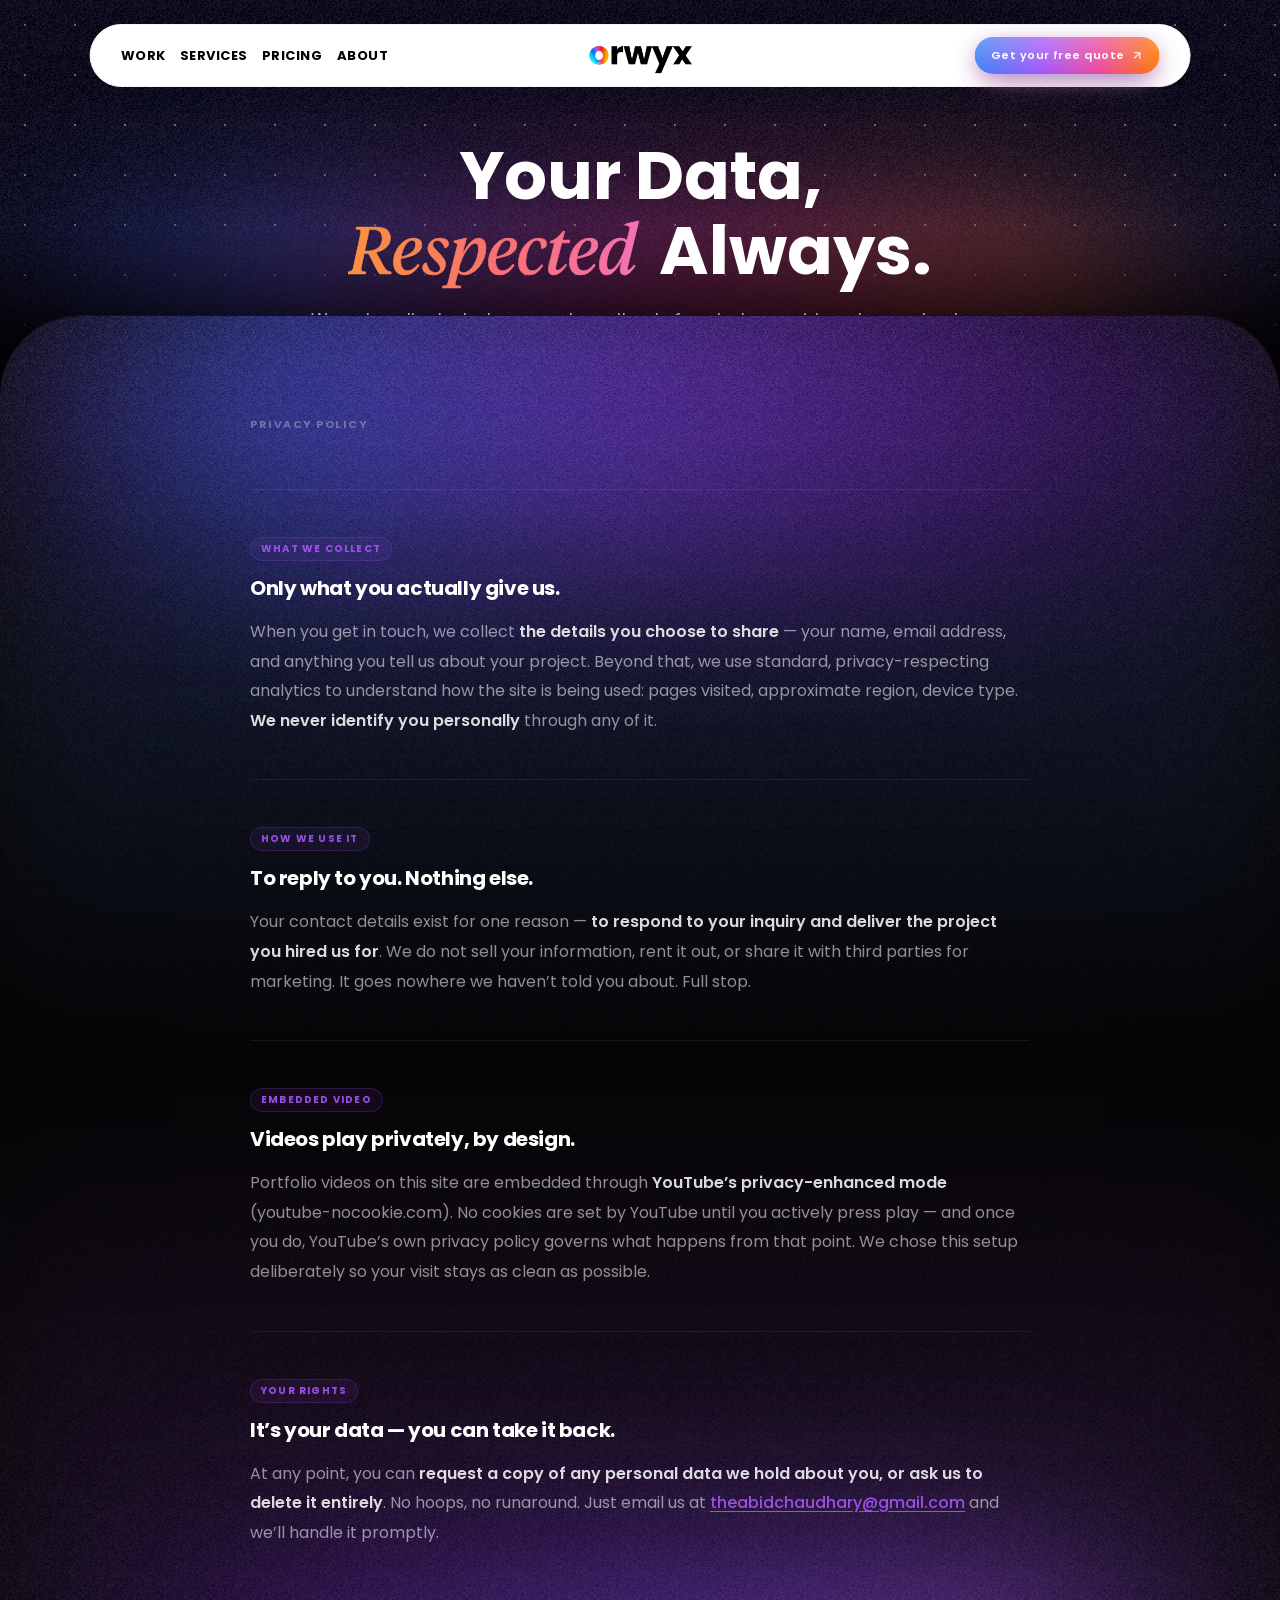
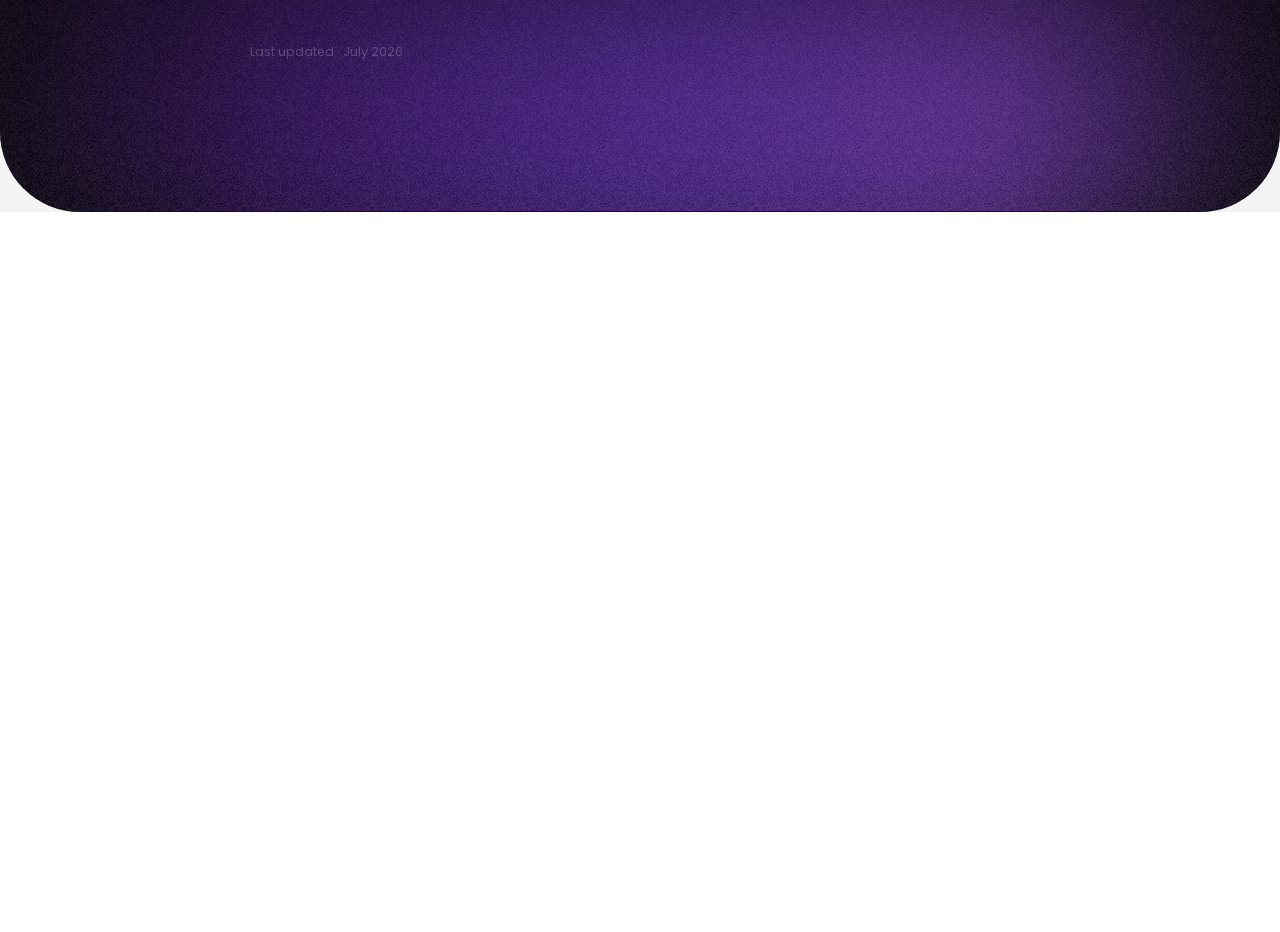
<file: privacy policy.html>
<!DOCTYPE html>
<html lang="en">
<head>
<meta charset="utf-8">
<meta name="viewport" content="width=device-width, initial-scale=1">
<title>Privacy Policy &mdash; Orwyx</title>
<meta name="description" content="Privacy policy for Orwyx video editing and motion design studio.">
<meta name="theme-color" content="#050505">
<link rel="icon" type="image/png" href="/assets/logos/favicon.png">
<link rel="preconnect" href="https://fonts.googleapis.com">
<link rel="preconnect" href="https://fonts.gstatic.com" crossorigin>
<link href="https://fonts.googleapis.com/css2?family=Poppins:wght@400;500;600;700;800&family=Dancing+Script:wght@700&display=swap" rel="stylesheet">
<link rel="stylesheet" href="/styles.css">
</head>
<body class="privacy-page">

<div id="orwyx-header"></div>

<!-- PAGE WRAP -->
<div class="page-wrap">

  <!-- HERO -->
  <div class="hero-clip">
    <section class="hero">
      <div class="stars"></div>
      <div class="noise"></div>
      <div class="glow-wash"></div>
      <div class="glow-core"></div>
      <div class="fade-bottom"></div>
      <h1>Your Data,<br><span class="accent">Respected</span> Always.</h1>
      <p>We only collect what we need, use it only for what we said, and never trade it away. Here&rsquo;s exactly how we handle your information.</p>
    </section>
  </div>

  <!-- PANEL -->
  <div class="panel">

    <div class="glow-top">
      <div class="wash"></div>
      <div class="core"></div>
      <div class="noise"></div>
    </div>

    <div class="glow-bottom tos-glow-bottom">
      <div class="wash" style="background:linear-gradient(to top,rgba(30,10,60,0.5),rgba(80,20,120,0.18),transparent);"></div>
      <div class="core" style="background:linear-gradient(90deg,#3b0764,#7c3aed,#a855f7);"></div>
      <div class="noise"></div>
    </div>

    <div class="panel-content">
      <div class="panel-inner">

        <p class="tos-eyebrow">Privacy Policy</p>

        <div class="tos-section">
          <span class="tos-tag">What We Collect</span>
          <h2>Only what you actually give us.</h2>
          <p>When you get in touch, we collect <strong>the details you choose to share</strong> &mdash; your name, email address, and anything you tell us about your project. Beyond that, we use standard, privacy-respecting analytics to understand how the site is being used: pages visited, approximate region, device type. <strong>We never identify you personally</strong> through any of it.</p>
        </div>

        <div class="tos-section">
          <span class="tos-tag">How We Use It</span>
          <h2>To reply to you. Nothing else.</h2>
          <p>Your contact details exist for one reason &mdash; <strong>to respond to your inquiry and deliver the project you hired us for</strong>. We do not sell your information, rent it out, or share it with third parties for marketing. It goes nowhere we haven&rsquo;t told you about. Full stop.</p>
        </div>

        <div class="tos-section">
          <span class="tos-tag">Embedded Video</span>
          <h2>Videos play privately, by design.</h2>
          <p>Portfolio videos on this site are embedded through <strong>YouTube&rsquo;s privacy-enhanced mode</strong> (youtube-nocookie.com). No cookies are set by YouTube until you actively press play &mdash; and once you do, YouTube&rsquo;s own privacy policy governs what happens from that point. We chose this setup deliberately so your visit stays as clean as possible.</p>
        </div>

        <div class="tos-section">
          <span class="tos-tag">Your Rights</span>
          <h2>It&rsquo;s your data &mdash; you can take it back.</h2>
          <p>At any point, you can <strong>request a copy of any personal data we hold about you, or ask us to delete it entirely</strong>. No hoops, no runaround. Just email us at <a href="mailto:theabidchaudhary@gmail.com" style="color:rgba(168,85,247,0.9);text-decoration:underline;text-underline-offset:3px;font-weight:500;">theabidchaudhary@gmail.com</a> and we&rsquo;ll handle it promptly.</p>
        </div>

        <p class="tos-last-updated">Last updated &middot; July 2026</p>

      </div>
    </div>
  </div>

</div><!-- /page-wrap -->

<div id="orwyx-footer"></div>

<script src="/scripts.js"></script>
</body>
</html>
</file>
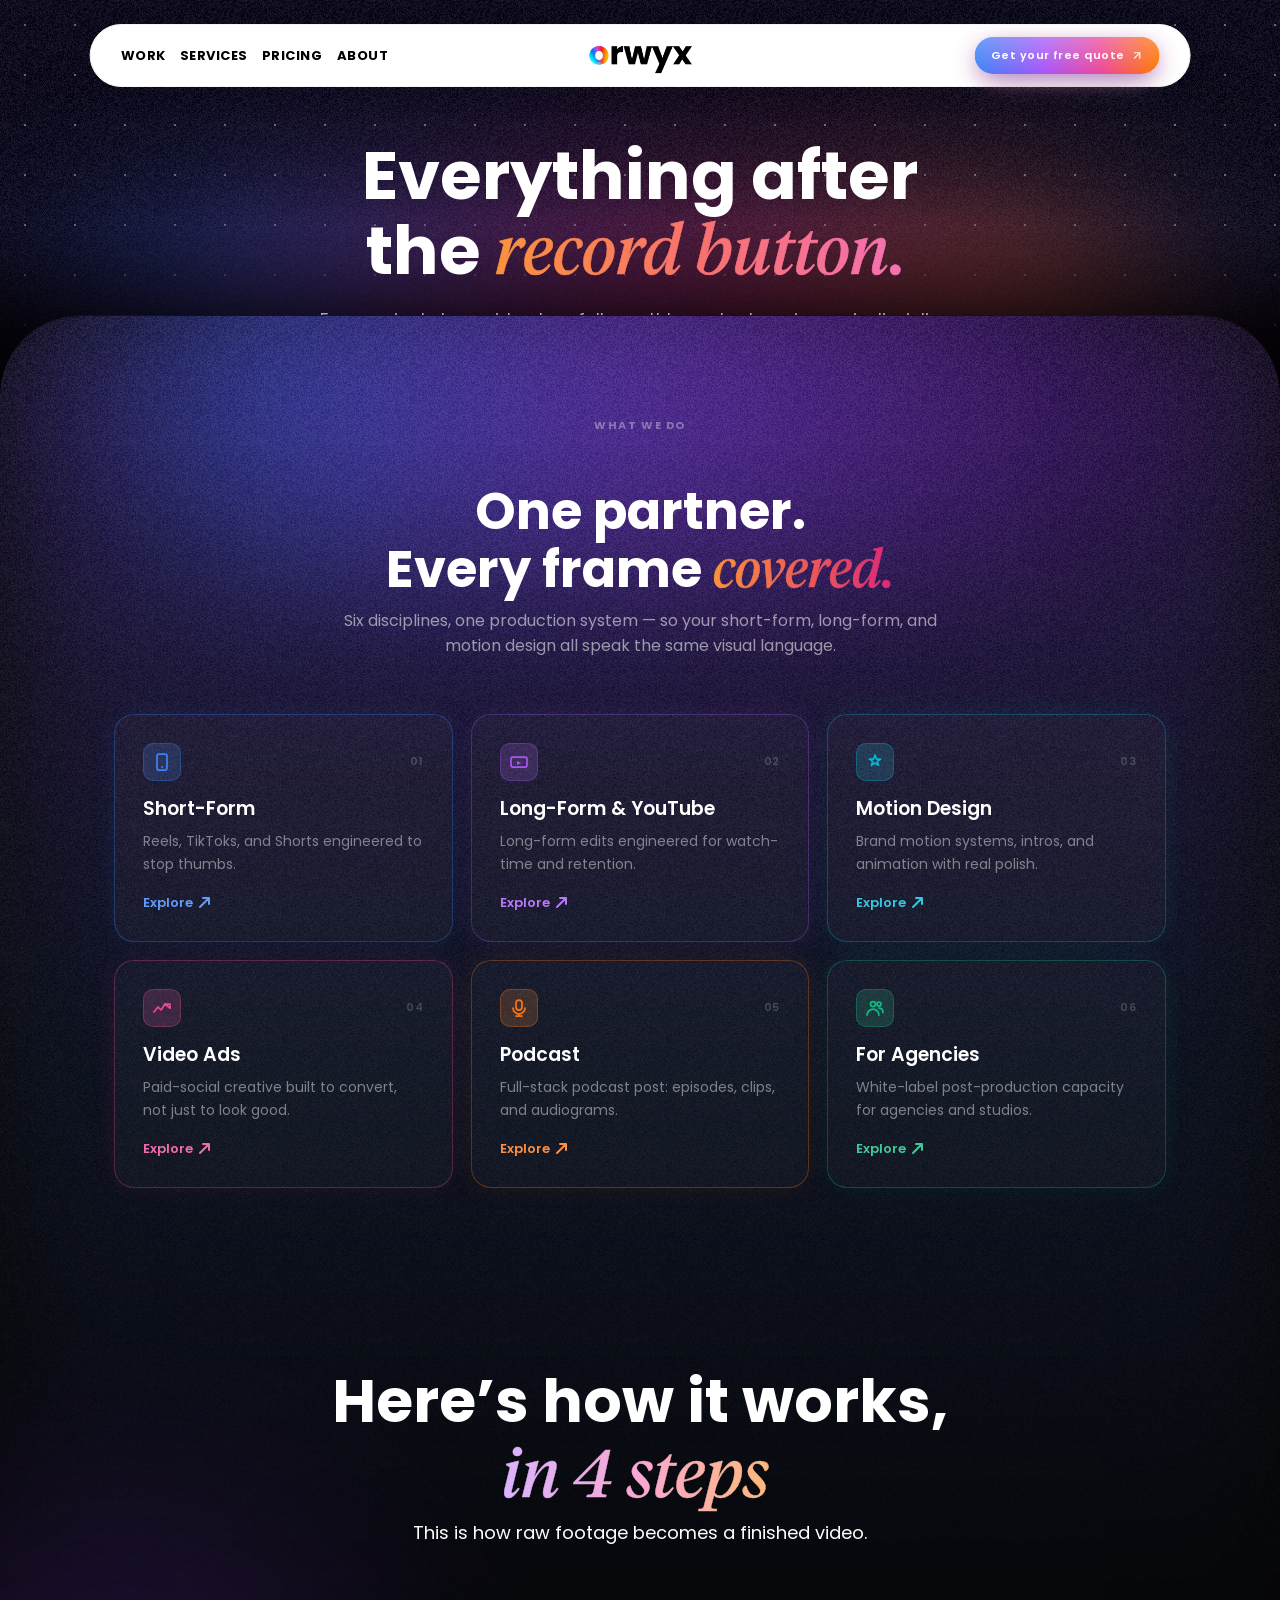
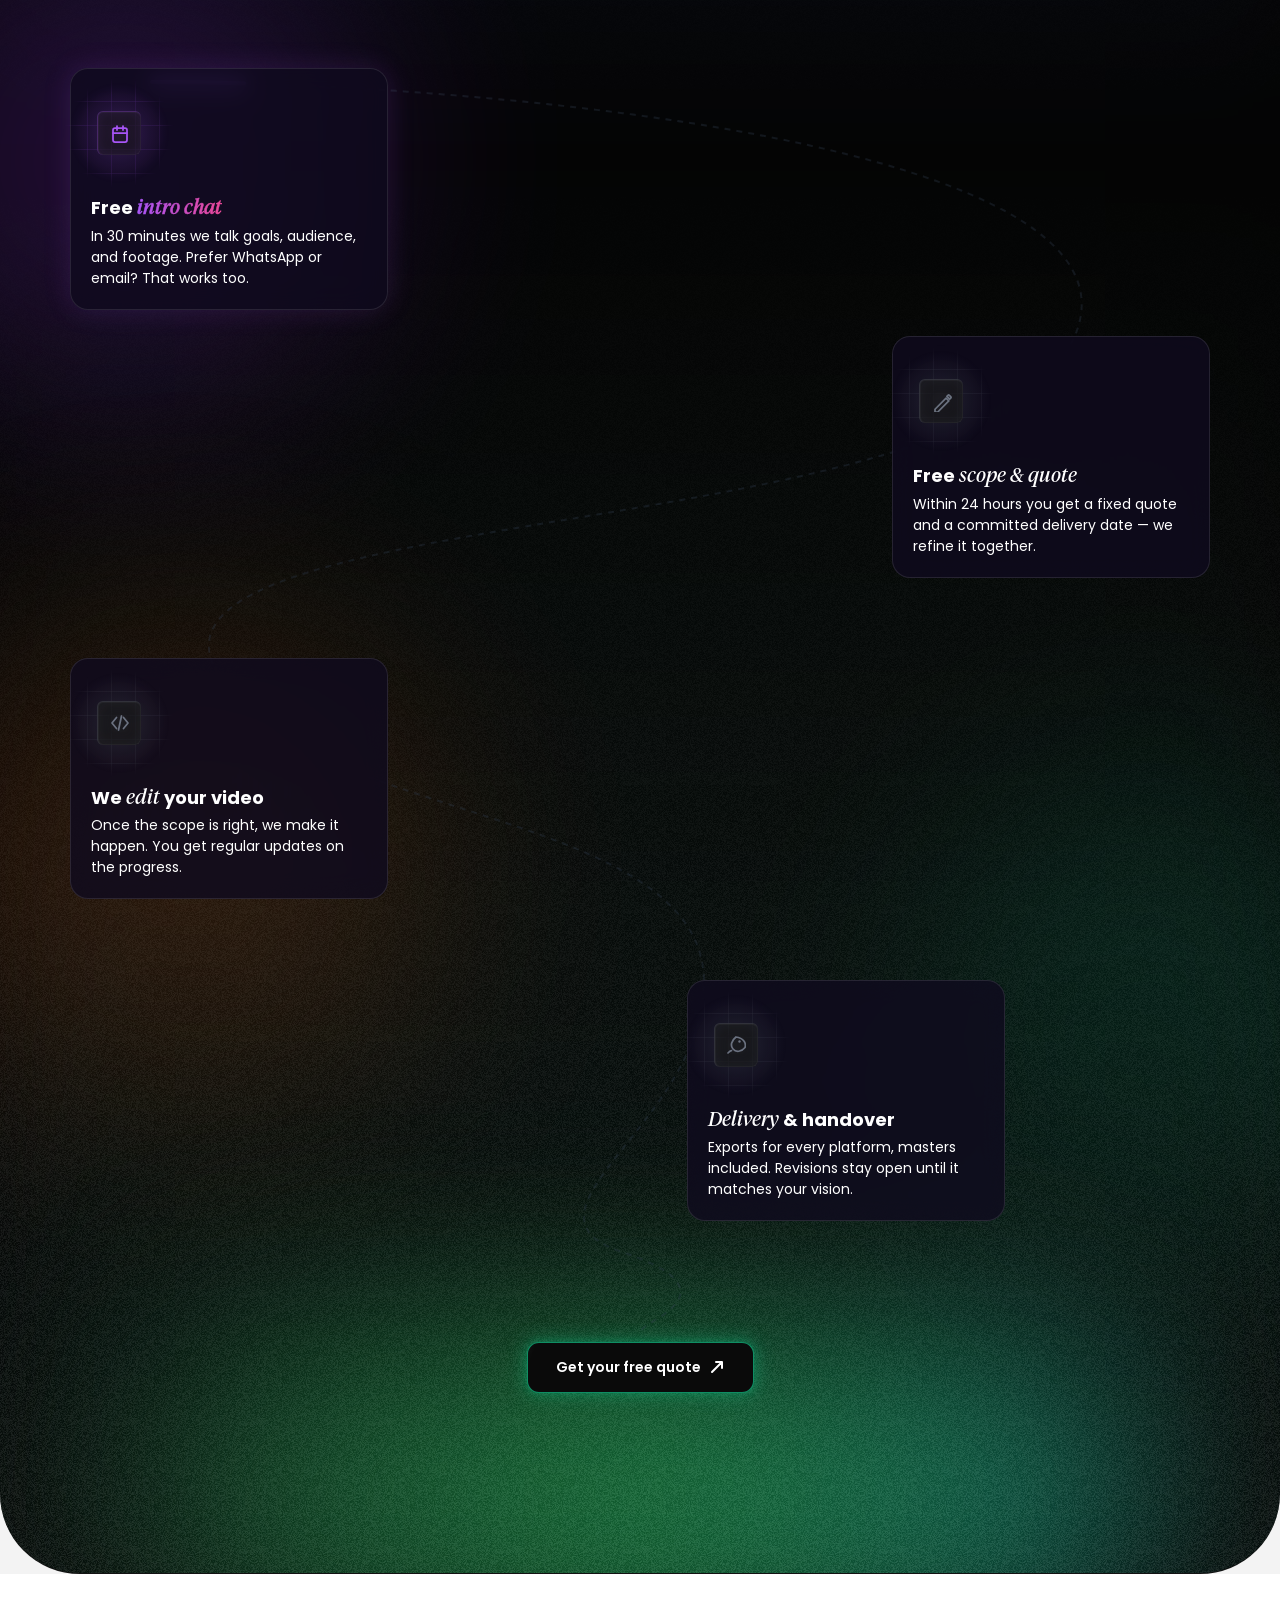
<file: services.html>
﻿<!DOCTYPE html>
<html lang="en">
<head>
<meta charset="utf-8">
<meta name="viewport" content="width=device-width, initial-scale=1">
<title>Services &mdash; Video Editing &amp; Motion Design | Orwyx</title>
<meta name="description" content="Six disciplines, one production system. Short-form, long-form, motion design, video ads, podcast, and agency post-production — all from one team.">
<meta name="theme-color" content="#050505">
<link rel="icon" type="image/png" href="/assets/logos/favicon.png">
<link rel="preconnect" href="https://fonts.googleapis.com">
<link rel="preconnect" href="https://fonts.gstatic.com" crossorigin>
<link href="https://fonts.googleapis.com/css2?family=Poppins:wght@400;500;600;700;800&family=Dancing+Script:wght@700&display=swap" rel="stylesheet">
<link rel="preload" href="assets/fonts/Tiempos Headline/TiemposHeadline-400-Regular-Italic.woff2" as="font" type="font/woff2" crossorigin="anonymous">
<link rel="stylesheet" href="/styles.css">
</head>
<body class="services-page">

<div id="orwyx-header"></div>

<div class="page-wrap">

  <div class="hero-clip">
    <section class="hero">
      <div class="stars"></div>
      <div class="noise"></div>
      <div class="glow-wash"></div>
      <div class="glow-core"></div>
      <div class="fade-bottom"></div>
      <h1>Everything after<br>the <span class="accent">record button.</span></h1>
      <p>From a single hero video to a full monthly content engine &mdash; six disciplines run by one team, on one quality bar.</p>
    </section>
  </div>

  <div class="panel">

    <div class="glow-top">
      <div class="wash"></div>
      <div class="core"></div>
      <div class="noise"></div>
    </div>

    <div class="glow-bottom">
      <div class="wash" style="background:linear-gradient(to top,rgba(5,20,15,0.6),rgba(10,40,30,0.18),transparent);"></div>
      <div class="core" style="background:linear-gradient(90deg,#14532d,#22c55e,#0d9488);"></div>
      <div class="noise"></div>
    </div>

    <div class="svc-section">
      <p class="svc-label">What we do</p>
      <h2 class="svc-heading">One partner.<br>Every frame <span class="accent">covered.</span></h2>
      <p class="subtitle">Six disciplines, one production system &mdash; so your short-form, long-form, and motion design all speak the same visual language.</p>

      <div class="svc-grid">

        <div class="svc-card" style="--c:#3b82f6; --cr:59,130,246;">
          <div class="svc-top">
            <div class="svc-icon">
              <svg viewBox="0 0 18 18" fill="none" stroke="currentColor" stroke-width="1.75" stroke-linecap="round" stroke-linejoin="round"><rect x="4" y="1" width="10" height="16" rx="2"/><circle cx="9" cy="14" r="1" fill="currentColor" stroke="none"/></svg>
            </div>
            <span class="svc-num">01</span>
          </div>
          <h3>Short-Form</h3>
          <p>Reels, TikToks, and Shorts engineered to stop thumbs.</p>
          <a href="/contact.html" class="svc-link">Explore <svg viewBox="0 0 13 13" fill="none" stroke="currentColor" stroke-width="2" stroke-linecap="round" stroke-linejoin="round"><path d="M2 11L11 2M11 2H5M11 2v6"/></svg></a>
        </div>

        <div class="svc-card" style="--c:#a855f7; --cr:168,85,247;">
          <div class="svc-top">
            <div class="svc-icon">
              <svg viewBox="0 0 18 18" fill="none" stroke="currentColor" stroke-width="1.75" stroke-linecap="round" stroke-linejoin="round"><rect x="1" y="4" width="16" height="10" rx="2"/><path d="M7 8l4 2-4 2V8z" fill="currentColor" stroke="none"/></svg>
            </div>
            <span class="svc-num">02</span>
          </div>
          <h3>Long-Form &amp; YouTube</h3>
          <p>Long-form edits engineered for watch-time and retention.</p>
          <a href="/contact.html" class="svc-link">Explore <svg viewBox="0 0 13 13" fill="none" stroke="currentColor" stroke-width="2" stroke-linecap="round" stroke-linejoin="round"><path d="M2 11L11 2M11 2H5M11 2v6"/></svg></a>
        </div>

        <div class="svc-card" style="--c:#06b6d4; --cr:6,182,212;">
          <div class="svc-top">
            <div class="svc-icon">
              <svg viewBox="0 0 18 18" fill="none" stroke="currentColor" stroke-width="1.75" stroke-linecap="round" stroke-linejoin="round"><path d="M9 2l1.5 4h4l-3.2 2.4 1.2 4L9 10l-3.5 2.4 1.2-4L3.5 6h4z"/></svg>
            </div>
            <span class="svc-num">03</span>
          </div>
          <h3>Motion Design</h3>
          <p>Brand motion systems, intros, and animation with real polish.</p>
          <a href="/contact.html" class="svc-link">Explore <svg viewBox="0 0 13 13" fill="none" stroke="currentColor" stroke-width="2" stroke-linecap="round" stroke-linejoin="round"><path d="M2 11L11 2M11 2H5M11 2v6"/></svg></a>
        </div>

        <div class="svc-card" style="--c:#ec4899; --cr:236,72,153;">
          <div class="svc-top">
            <div class="svc-icon">
              <svg viewBox="0 0 18 18" fill="none" stroke="currentColor" stroke-width="1.75" stroke-linecap="round" stroke-linejoin="round"><polyline points="1,13 5,8 8,11 12,5 17,9"/><polyline points="12,5 17,5 17,9"/></svg>
            </div>
            <span class="svc-num">04</span>
          </div>
          <h3>Video Ads</h3>
          <p>Paid-social creative built to convert, not just to look good.</p>
          <a href="/contact.html" class="svc-link">Explore <svg viewBox="0 0 13 13" fill="none" stroke="currentColor" stroke-width="2" stroke-linecap="round" stroke-linejoin="round"><path d="M2 11L11 2M11 2H5M11 2v6"/></svg></a>
        </div>

        <div class="svc-card" style="--c:#f97316; --cr:249,115,22;">
          <div class="svc-top">
            <div class="svc-icon">
              <svg viewBox="0 0 18 18" fill="none" stroke="currentColor" stroke-width="1.75" stroke-linecap="round" stroke-linejoin="round"><rect x="6" y="1" width="6" height="10" rx="3"/><path d="M3 9a6 6 0 0012 0"/><line x1="9" y1="15" x2="9" y2="17"/><line x1="6" y1="17" x2="12" y2="17"/></svg>
            </div>
            <span class="svc-num">05</span>
          </div>
          <h3>Podcast</h3>
          <p>Full-stack podcast post: episodes, clips, and audiograms.</p>
          <a href="/contact.html" class="svc-link">Explore <svg viewBox="0 0 13 13" fill="none" stroke="currentColor" stroke-width="2" stroke-linecap="round" stroke-linejoin="round"><path d="M2 11L11 2M11 2H5M11 2v6"/></svg></a>
        </div>

        <div class="svc-card" style="--c:#10b981; --cr:16,185,129;">
          <div class="svc-top">
            <div class="svc-icon">
              <svg viewBox="0 0 18 18" fill="none" stroke="currentColor" stroke-width="1.75" stroke-linecap="round" stroke-linejoin="round"><circle cx="7" cy="5" r="2.5"/><circle cx="13" cy="5" r="2"/><path d="M1 16c0-3.3 2.7-6 6-6s6 2.7 6 6"/><path d="M13 9c2 0 4 1.5 4 4.5"/></svg>
            </div>
            <span class="svc-num">06</span>
          </div>
          <h3>For Agencies</h3>
          <p>White-label post-production capacity for agencies and studios.</p>
          <a href="/contact.html" class="svc-link">Explore <svg viewBox="0 0 13 13" fill="none" stroke="currentColor" stroke-width="2" stroke-linecap="round" stroke-linejoin="round"><path d="M2 11L11 2M11 2H5M11 2v6"/></svg></a>
        </div>

      </div>
    </div>

    <section class="proc" id="process" style="position:relative;overflow:hidden;">

      <!-- Background blobs matching home page proc section -->
      <div aria-hidden="true" style="position:absolute;inset:0;pointer-events:none;z-index:0;overflow:hidden;">
        <div style="position:absolute;top:10%;left:-10%;width:500px;height:500px;border-radius:50%;background:rgba(147,51,234,0.20);filter:blur(120px);will-change:transform;transform:translate3d(0,0,0);"></div>
        <div style="position:absolute;bottom:20%;left:-5%;width:500px;height:500px;border-radius:50%;background:rgba(234,88,12,0.20);filter:blur(120px);will-change:transform;transform:translate3d(0,0,0);"></div>
        <div style="position:absolute;top:60%;right:-10%;width:500px;height:500px;border-radius:50%;background:rgba(5,150,105,0.20);filter:blur(120px);will-change:transform;transform:translate3d(0,0,0);"></div>
      </div>


      <div class="proc-head" style="position:relative;z-index:2;">
        <h2 class="proc-h2">
          Here&rsquo;s how it works,<br>
          <span class="proc-accent">in 4 steps</span>
        </h2>
        <p class="proc-sub">This is how raw footage becomes a finished video.</p>
      </div>

      <div class="proc-desktop" style="position:relative;z-index:2;">
        <svg class="proc-svg" viewBox="0 0 1136 1340" fill="none" xmlns="http://www.w3.org/2000/svg" aria-hidden="true" preserveAspectRatio="xMidYMid meet">
          <defs>
            <linearGradient id="g-proc" x1="0" y1="0" x2="0" y2="1290" gradientUnits="userSpaceOnUse">
              <stop offset="0" stop-color="#a855f7"/>
              <stop offset="0.33" stop-color="#3b82f6"/>
              <stop offset="0.67" stop-color="#f97316"/>
              <stop offset="1" stop-color="#10b981"/>
            </linearGradient>
            <filter id="proc-glow" x="-50%" y="-50%" width="200%" height="200%">
              <feGaussianBlur stdDeviation="4" result="coloredBlur"/>
              <feMerge>
                <feMergeNode in="coloredBlur"/>
                <feMergeNode in="SourceGraphic"/>
              </feMerge>
            </filter>
          </defs>
          <!-- Background dashed path -->
          <path d="M80 40C400 40 1100 100 1000 300C900 500 80 460 140 620C200 780 632 760 632 940C632 1080 430 1170 550 1210C670 1250 568 1280 568 1290" stroke="#334155" stroke-width="2" stroke-linecap="square" stroke-dasharray="4 8" fill="none" class="proc-path-bg"/>
          <!-- Animated gradient path with glow -->
          <path class="proc-path-main" d="M80 40C400 40 1100 100 1000 300C900 500 80 460 140 620C200 780 632 760 632 940C632 1080 430 1170 550 1210C670 1250 568 1280 568 1290" stroke="url(#g-proc)" stroke-width="4" stroke-linecap="round" fill="none" filter="url(#proc-glow)"/>
        </svg>

        <!-- Card 0: purple · Calendar · top-left -->
        <div class="proc-card" style="top:2%;left:0%;--cc:#a855f7;--cg:linear-gradient(90deg,#a855f7,#ec4899);--border-c:rgba(168,85,247,.5);--glow-c:rgba(168,85,247,.15);">
          <div class="proc-icon-wrap"><div class="proc-icon-bg"></div><div class="proc-icon-grid"></div><div class="proc-icon-box"><svg viewBox="0 0 20 20" fill="none" stroke="currentColor" stroke-width="1.75" stroke-linecap="round" stroke-linejoin="round"><rect x="3" y="4" width="14" height="14" rx="2"/><path d="M7 2v4M13 2v4M3 9h14"/></svg></div></div>
          <h3>Free <span class="proc-hi">intro chat</span></h3>
          <p>In 30 minutes we talk goals, audience, and footage. Prefer WhatsApp or email? That works too.</p>
        </div>

        <!-- Card 1: blue · Paintbrush · top-right -->
        <div class="proc-card" style="top:22%;right:0%;--cc:#3b82f6;--cg:linear-gradient(90deg,#3b82f6,#06b6d4);--border-c:rgba(59,130,246,.5);--glow-c:rgba(59,130,246,.15);">
          <div class="proc-icon-wrap"><div class="proc-icon-bg"></div><div class="proc-icon-grid"></div><div class="proc-icon-box"><svg viewBox="0 0 20 20" fill="none" stroke="currentColor" stroke-width="1.75" stroke-linecap="round" stroke-linejoin="round"><path d="M3 17.25V20h2.75L16.81 8.94l-2.75-2.75L3 17.25z"/><path d="M18.71 6.04a1 1 0 0 0 0-1.41l-1.34-1.34a1 1 0 0 0-1.41 0l-1.05 1.05 2.75 2.75 1.05-1.05z"/></svg></div></div>
          <h3>Free <span class="proc-hi">scope &amp; quote</span></h3>
          <p>Within 24 hours you get a fixed quote and a committed delivery date &mdash; we refine it together.</p>
        </div>

        <!-- Card 2: orange · Code · mid-left -->
        <div class="proc-card" style="top:46%;left:0%;--cc:#f97316;--cg:linear-gradient(90deg,#f97316,#fbbf24);--border-c:rgba(249,115,22,.5);--glow-c:rgba(249,115,22,.15);">
          <div class="proc-icon-wrap"><div class="proc-icon-bg"></div><div class="proc-icon-grid"></div><div class="proc-icon-box"><svg viewBox="0 0 20 20" fill="none" stroke="currentColor" stroke-width="1.75" stroke-linecap="round" stroke-linejoin="round"><polyline points="13.5 15.5 18 10 13.5 4.5"/><polyline points="6.5 4.5 2 10 6.5 15.5"/><line x1="11.5" y1="3" x2="8.5" y2="17"/></svg></div></div>
          <h3>We <span class="proc-hi">edit</span> your video</h3>
          <p>Once the scope is right, we make it happen. You get regular updates on the progress.</p>
        </div>

        <!-- Card 3: green · Rocket · bottom-right -->
        <div class="proc-card" style="top:70%;right:18%;--cc:#10b981;--cg:linear-gradient(90deg,#10b981,#3b82f6);--border-c:rgba(16,185,129,.5);--glow-c:rgba(16,185,129,.15);">
          <div class="proc-icon-wrap"><div class="proc-icon-bg"></div><div class="proc-icon-grid"></div><div class="proc-icon-box"><svg viewBox="0 0 20 20" fill="none" stroke="currentColor" stroke-width="1.75" stroke-linecap="round" stroke-linejoin="round"><path d="M10 2C5.5 5.5 4 10.5 7 14s8.5 3 12-1.5C20.5 8 17.5 3 10 2z"/><circle cx="13.5" cy="6.5" r="1.2" fill="currentColor" stroke="none"/><path d="M2 18c.8-.8 2-2.5 3.5-2.5"/></svg></div></div>
          <h3><span class="proc-hi">Delivery</span> &amp; handover</h3>
          <p>Exports for every platform, masters included. Revisions stay open until it matches your vision.</p>
        </div>

      </div>

      <div class="proc-mobile" style="position:relative;z-index:2;">
        <div class="proc-vline"><div class="proc-vfill"></div></div>

        <div class="proc-mcard" style="--cc:#a855f7;--cg:linear-gradient(90deg,#a855f7,#ec4899);--border-c:rgba(168,85,247,.5);--glow-c:rgba(168,85,247,.13);">
          <div class="proc-mdot"><div class="proc-mdot-ring"></div></div>
          <div class="proc-mcard-inner">
            <div class="proc-icon-wrap"><div class="proc-icon-bg"></div><div class="proc-icon-grid"></div><div class="proc-icon-box"><svg viewBox="0 0 20 20" fill="none" stroke="currentColor" stroke-width="1.75" stroke-linecap="round" stroke-linejoin="round"><rect x="3" y="4" width="14" height="14" rx="2"/><path d="M7 2v4M13 2v4M3 9h14"/></svg></div></div>
            <h3>Free <span class="proc-hi">intro chat</span></h3>
            <p>In 30 minutes we talk goals, audience, and footage. Prefer WhatsApp or email? That works too.</p>
          </div>
        </div>

        <div class="proc-mcard" style="--cc:#3b82f6;--cg:linear-gradient(90deg,#3b82f6,#06b6d4);--border-c:rgba(59,130,246,.5);--glow-c:rgba(59,130,246,.13);">
          <div class="proc-mdot"><div class="proc-mdot-ring"></div></div>
          <div class="proc-mcard-inner">
            <div class="proc-icon-wrap"><div class="proc-icon-bg"></div><div class="proc-icon-grid"></div><div class="proc-icon-box"><svg viewBox="0 0 20 20" fill="none" stroke="currentColor" stroke-width="1.75" stroke-linecap="round" stroke-linejoin="round"><path d="M3 17.25V20h2.75L16.81 8.94l-2.75-2.75L3 17.25z"/><path d="M18.71 6.04a1 1 0 0 0 0-1.41l-1.34-1.34a1 1 0 0 0-1.41 0l-1.05 1.05 2.75 2.75 1.05-1.05z"/></svg></div></div>
            <h3>Free <span class="proc-hi">scope &amp; quote</span></h3>
            <p>Within 24 hours you get a fixed quote and a committed delivery date &mdash; we refine it together.</p>
          </div>
        </div>

        <div class="proc-mcard" style="--cc:#f97316;--cg:linear-gradient(90deg,#f97316,#fbbf24);--border-c:rgba(249,115,22,.5);--glow-c:rgba(249,115,22,.13);">
          <div class="proc-mdot"><div class="proc-mdot-ring"></div></div>
          <div class="proc-mcard-inner">
            <div class="proc-icon-wrap"><div class="proc-icon-bg"></div><div class="proc-icon-grid"></div><div class="proc-icon-box"><svg viewBox="0 0 20 20" fill="none" stroke="currentColor" stroke-width="1.75" stroke-linecap="round" stroke-linejoin="round"><polyline points="13.5 15.5 18 10 13.5 4.5"/><polyline points="6.5 4.5 2 10 6.5 15.5"/><line x1="11.5" y1="3" x2="8.5" y2="17"/></svg></div></div>
            <h3>We <span class="proc-hi">edit</span> your video</h3>
            <p>Once the scope is right, we make it happen. You get regular updates on the progress.</p>
          </div>
        </div>

        <div class="proc-mcard" style="--cc:#10b981;--cg:linear-gradient(90deg,#10b981,#3b82f6);--border-c:rgba(16,185,129,.5);--glow-c:rgba(16,185,129,.13);">
          <div class="proc-mdot"><div class="proc-mdot-ring"></div></div>
          <div class="proc-mcard-inner">
            <div class="proc-icon-wrap"><div class="proc-icon-bg"></div><div class="proc-icon-grid"></div><div class="proc-icon-box"><svg viewBox="0 0 20 20" fill="none" stroke="currentColor" stroke-width="1.75" stroke-linecap="round" stroke-linejoin="round"><path d="M10 2C5.5 5.5 4 10.5 7 14s8.5 3 12-1.5C20.5 8 17.5 3 10 2z"/><circle cx="13.5" cy="6.5" r="1.2" fill="currentColor" stroke="none"/><path d="M2 18c.8-.8 2-2.5 3.5-2.5"/></svg></div></div>
            <h3><span class="proc-hi">Delivery</span> &amp; handover</h3>
            <p>Exports for every platform, masters included. Revisions stay open until it matches your vision.</p>
          </div>
        </div>

      </div>

      <div class="proc-cta-wrap" style="position:relative;z-index:2;">
        <a href="/contact.html" class="proc-cta-btn">
          <div class="proc-cta-glow"></div>
          <div class="proc-cta-sweep-wrap"><div class="proc-cta-sweep"></div></div>
          <span class="proc-cta-label">Get your free quote</span>
          <svg class="proc-cta-arrow" viewBox="0 0 16 16" fill="none" stroke="currentColor" stroke-width="2" stroke-linecap="round" stroke-linejoin="round" width="16" height="16"><path d="M3 13L13 3M13 3H7M13 3v6"/></svg>
        </a>
      </div>

    </section>

  </div>

</div>

<div id="orwyx-footer"></div>

<script src="/scripts.js"></script>
</body>
</html>
</file>
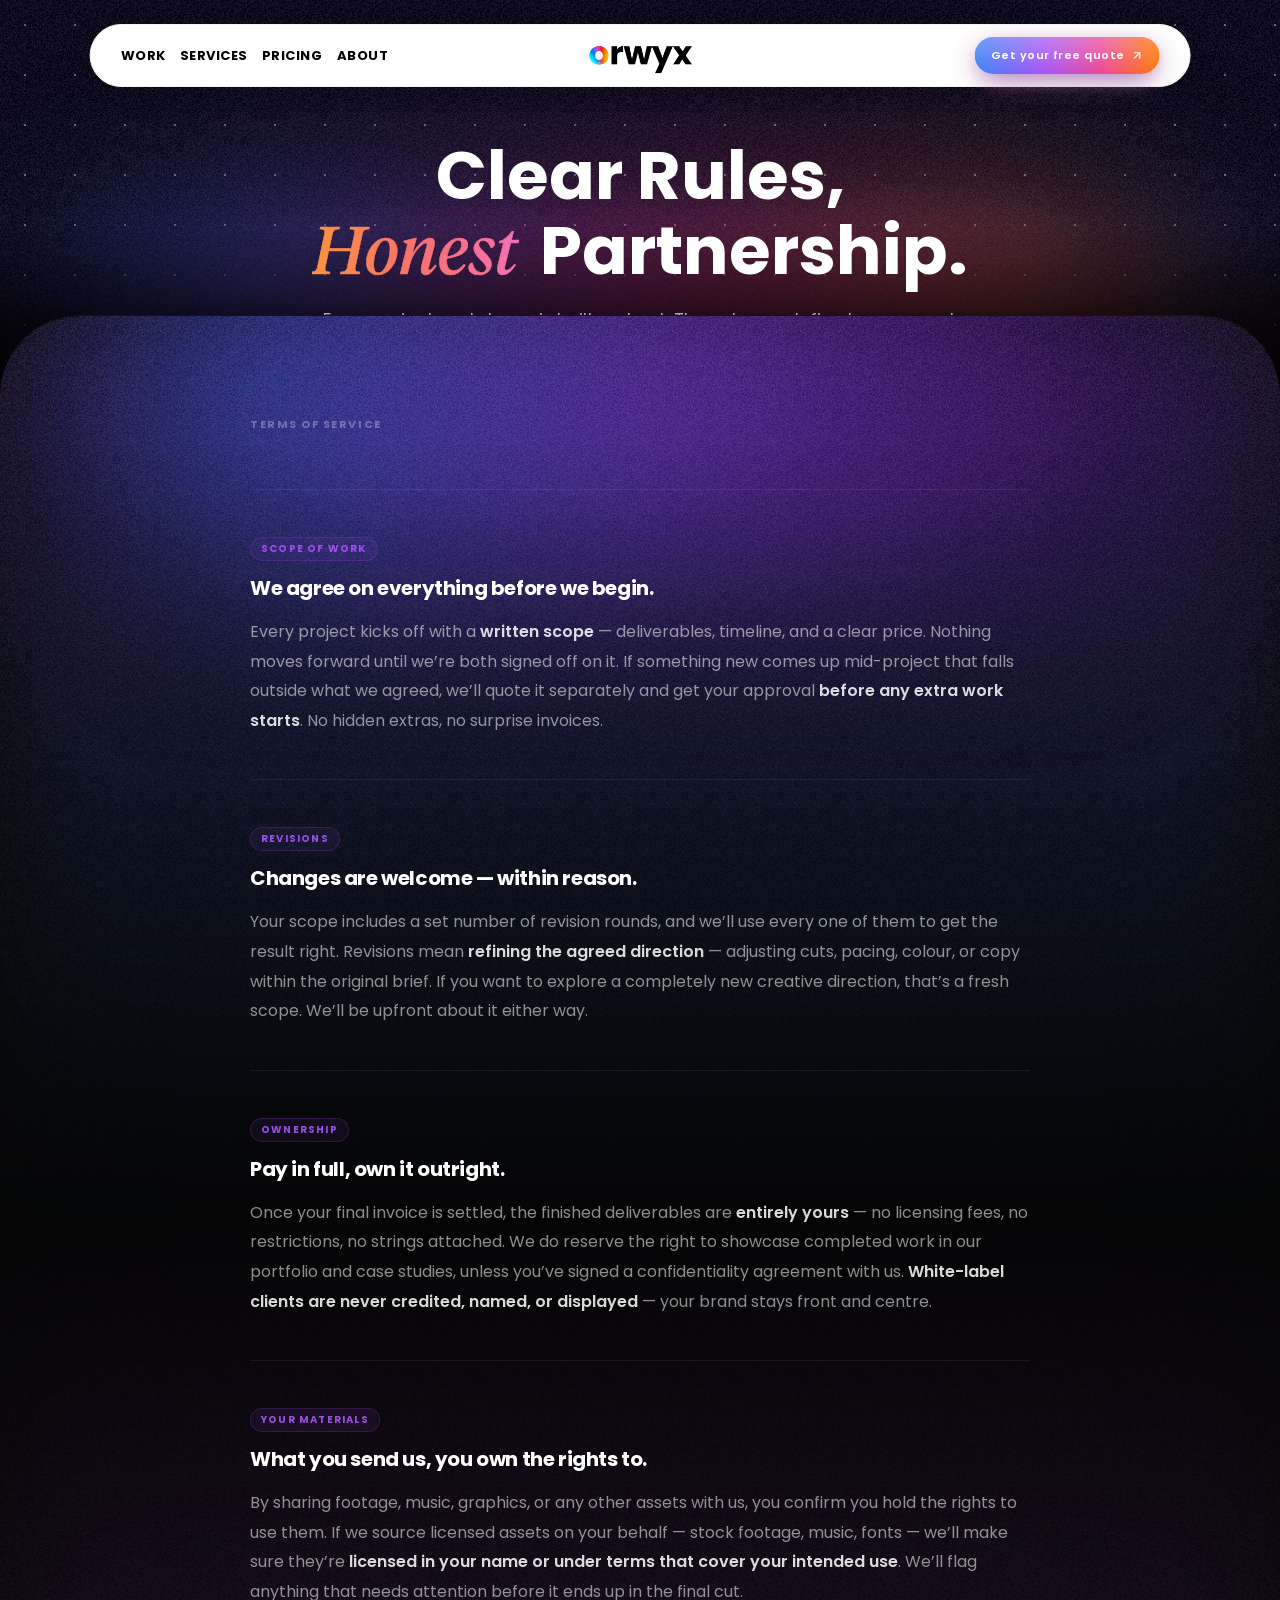
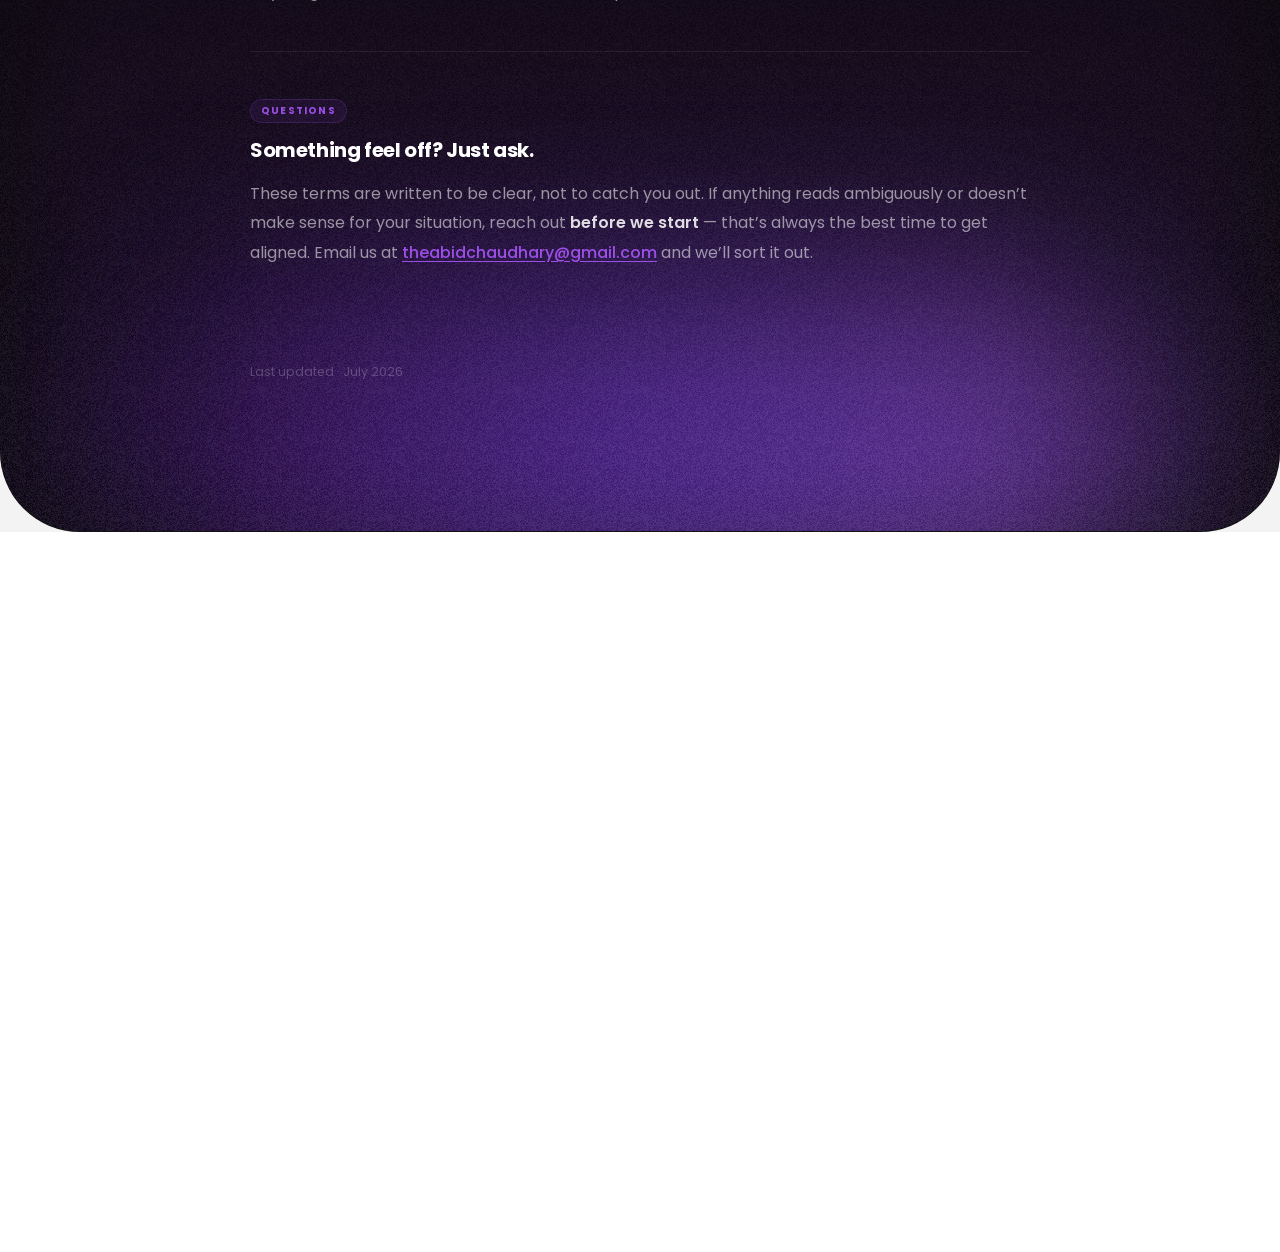
<file: terms of service.html>
<!DOCTYPE html>
<html lang="en">
<head>
<meta charset="utf-8">
<meta name="viewport" content="width=device-width, initial-scale=1">
<title>Terms of Service &mdash; Orwyx</title>
<meta name="description" content="Terms of service for Orwyx video editing and motion design studio.">
<meta name="theme-color" content="#050505">
<link rel="icon" type="image/png" href="/assets/logos/favicon.png">
<link rel="preconnect" href="https://fonts.googleapis.com">
<link rel="preconnect" href="https://fonts.gstatic.com" crossorigin>
<link href="https://fonts.googleapis.com/css2?family=Poppins:wght@400;500;600;700;800&family=Dancing+Script:wght@700&display=swap" rel="stylesheet">
<link rel="stylesheet" href="/styles.css">
</head>
<body class="tos-page">

<div id="orwyx-header"></div>

<!-- PAGE WRAP -->
<div class="page-wrap">

  <!-- HERO -->
  <div class="hero-clip">
    <section class="hero">
      <div class="stars"></div>
      <div class="noise"></div>
      <div class="glow-wash"></div>
      <div class="glow-core"></div>
      <div class="fade-bottom"></div>
      <h1>Clear Rules,<br><span class="accent">Honest</span> Partnership.</h1>
      <p>Every project we take on is built on trust. These terms define how we work together &mdash; simply, transparently, and without surprises.</p>
    </section>
  </div>

  <!-- PANEL -->
  <div class="panel">

    <div class="glow-top">
      <div class="wash"></div>
      <div class="core"></div>
      <div class="noise"></div>
    </div>

    <div class="glow-bottom tos-glow-bottom">
      <div class="wash" style="background:linear-gradient(to top,rgba(30,10,60,0.5),rgba(80,20,120,0.18),transparent);"></div>
      <div class="core" style="background:linear-gradient(90deg,#3b0764,#7c3aed,#a855f7);"></div>
      <div class="noise"></div>
    </div>

    <div class="panel-content">
      <div class="panel-inner">

        <p class="tos-eyebrow">Terms of Service</p>

        <div class="tos-section">
          <span class="tos-tag">Scope of Work</span>
          <h2>We agree on everything before we begin.</h2>
          <p>Every project kicks off with a <strong>written scope</strong> &mdash; deliverables, timeline, and a clear price. Nothing moves forward until we&rsquo;re both signed off on it. If something new comes up mid-project that falls outside what we agreed, we&rsquo;ll quote it separately and get your approval <strong>before any extra work starts</strong>. No hidden extras, no surprise invoices.</p>
        </div>

        <div class="tos-section">
          <span class="tos-tag">Revisions</span>
          <h2>Changes are welcome &mdash; within reason.</h2>
          <p>Your scope includes a set number of revision rounds, and we&rsquo;ll use every one of them to get the result right. Revisions mean <strong>refining the agreed direction</strong> &mdash; adjusting cuts, pacing, colour, or copy within the original brief. If you want to explore a completely new creative direction, that&rsquo;s a fresh scope. We&rsquo;ll be upfront about it either way.</p>
        </div>

        <div class="tos-section">
          <span class="tos-tag">Ownership</span>
          <h2>Pay in full, own it outright.</h2>
          <p>Once your final invoice is settled, the finished deliverables are <strong>entirely yours</strong> &mdash; no licensing fees, no restrictions, no strings attached. We do reserve the right to showcase completed work in our portfolio and case studies, unless you&rsquo;ve signed a confidentiality agreement with us. <strong>White-label clients are never credited, named, or displayed</strong> &mdash; your brand stays front and centre.</p>
        </div>

        <div class="tos-section">
          <span class="tos-tag">Your Materials</span>
          <h2>What you send us, you own the rights to.</h2>
          <p>By sharing footage, music, graphics, or any other assets with us, you confirm you hold the rights to use them. If we source licensed assets on your behalf &mdash; stock footage, music, fonts &mdash; we&rsquo;ll make sure they&rsquo;re <strong>licensed in your name or under terms that cover your intended use</strong>. We&rsquo;ll flag anything that needs attention before it ends up in the final cut.</p>
        </div>

        <div class="tos-section">
          <span class="tos-tag">Questions</span>
          <h2>Something feel off? Just ask.</h2>
          <p>These terms are written to be clear, not to catch you out. If anything reads ambiguously or doesn&rsquo;t make sense for your situation, reach out <strong>before we start</strong> &mdash; that&rsquo;s always the best time to get aligned. Email us at <a href="mailto:theabidchaudhary@gmail.com" style="color:rgba(168,85,247,0.9);text-decoration:underline;text-underline-offset:3px;font-weight:500;">theabidchaudhary@gmail.com</a> and we&rsquo;ll sort it out.</p>
        </div>

        <p class="tos-last-updated">Last updated &middot; July 2026</p>

      </div>
    </div>
  </div>

</div><!-- /page-wrap -->

<div id="orwyx-footer"></div>

<script src="/scripts.js"></script>
</body>
</html>
</file>
<file: styles.css>
/* =====================================================================
   FONTS — Tiempos Headline (serif accent) + Poppins (main sans-serif)
   ===================================================================== */

/* Tiempos Headline — only the italic 400 weight ships in this export */
@font-face {
  font-family: "Tiempos Headline";
  src: url("assets/fonts/Tiempos%20Headline/TiemposHeadline-400-Regular-Italic.woff2") format("woff2");
  font-weight: 400;
  font-style: italic;
  font-display: swap;
}

/* Poppins — self-hosted for index/pricing pages (custom pages use Google Fonts) */
@font-face {
  font-family: "Poppins";
  src: url("/assets/fonts/poppins-latin-400-normal.woff2") format("woff2");
  font-weight: 400;
  font-style: normal;
  font-display: swap;
}
@font-face {
  font-family: "Poppins";
  src: url("/assets/fonts/poppins-latin-500-normal.woff2") format("woff2");
  font-weight: 500;
  font-style: normal;
  font-display: swap;
}
@font-face {
  font-family: "Poppins";
  src: url("/assets/fonts/poppins-latin-600-normal.woff2") format("woff2");
  font-weight: 600;
  font-style: normal;
  font-display: swap;
}
@font-face {
  font-family: "Poppins";
  src: url("/assets/fonts/poppins-latin-700-normal.woff2") format("woff2");
  font-weight: 700;
  font-style: normal;
  font-display: swap;
}

/* =====================================================================
   BASE
   ===================================================================== */

* { box-sizing: border-box; }

html {
  scroll-behavior: smooth;
  overscroll-behavior-y: none;
  -webkit-text-size-adjust: 100%;
}

body {
  margin: 0;
  padding: 0;
  background-color: transparent;
  color: #fff;
  font-family: "Poppins", -apple-system, BlinkMacSystemFont, "Segoe UI", Roboto, sans-serif;
  -webkit-font-smoothing: antialiased;
  -moz-osx-font-smoothing: grayscale;
  overflow-x: hidden;
}

a { color: inherit; text-decoration: none; }

/* =====================================================================
   HEADER / NAV
   ===================================================================== */

#site-nav-sweep {
  position: absolute;
  top: 0;
  left: -50%;
  height: 100%;
  width: 50%;
  background: linear-gradient(90deg, transparent 0%, rgba(255,255,255,0.30) 50%, transparent 100%);
  transform: skewX(-20deg) translateX(0%);
  transition: transform 1s ease-out;
  pointer-events: none;
}

#site-nav-btn:hover #site-nav-sweep {
  transform: skewX(-20deg) translateX(600%);
}

#site-nav-btn:hover {
  transform: translateY(-2px);
}

/* =====================================================================
   FOOTER
   ===================================================================== */

.site-footer {
  position: fixed;
  bottom: 0; left: 0; right: 0;
  z-index: 50;
  background: #ffffff;
  color: #1f2937;
  overflow: hidden;
  height: 800px;
  display: flex;
  flex-direction: column;
}

.ft-dots {
  position: absolute; inset: 0;
  opacity: 0.4; pointer-events: none;
  background-image: radial-gradient(#a1a1aa 1px, transparent 1px);
  background-size: 24px 24px;
}

.ft-noise {
  position: absolute; inset: 0;
  pointer-events: none;
  background-image: url("assets/textures/noise-128.webp");
  opacity: 0.05;
  -webkit-mask-image: linear-gradient(to bottom, transparent, black 15%);
          mask-image: linear-gradient(to bottom, transparent, black 15%);
}

.ft-inner {
  flex: 1;
  display: flex;
  flex-direction: column;
  padding: 0 48px;
  padding-top: max(12rem, calc(830px - 100dvh));
  position: relative;
  z-index: 30;
}

.ft-links-row {
  display: flex;
  justify-content: flex-start;
  align-items: flex-start;
  gap: 64px;
  margin-top: 150px;
}

.ft-links-left {
  display: flex;
  gap: 56px;
  align-items: flex-start;
}

.ft-col {
  display: flex;
  flex-direction: column;
  gap: 28px;
  align-items: flex-start;
}

.ft-link {
  position: relative;
  display: inline-block;
  font-size: 1.875rem;
  font-weight: 700;
  color: #1f2937;
  text-decoration: none;
  line-height: 1.1;
}
.ft-link::after {
  content: ''; position: absolute;
  left: 0; bottom: -4px;
  height: 3px; width: 0;
  background: var(--hc, #3b82f6);
  transition: width 0.3s ease-out;
}
.ft-link:hover::after { width: 100%; }

.ft-contacts { display: flex; flex-direction: column; gap: 14px; }

.ft-contact {
  display: flex; align-items: center; gap: 8px;
  font-size: 1rem; font-weight: 600;
  color: #4b5563; text-decoration: none;
}
.ft-contact svg { width: 16px; height: 16px; flex-shrink: 0; stroke: currentColor; }

.ft-contact-text { position: relative; display: inline-block; }
.ft-contact-text::after {
  content: ''; position: absolute;
  left: 0; bottom: -2px;
  height: 2px; width: 0;
  background: var(--hc, #10b981);
  transition: width 0.3s ease-out;
}
.ft-contact:hover .ft-contact-text::after { width: 100%; }

.ft-bottom {
  position: absolute;
  bottom: 16px; left: 0; right: 0;
  display: flex;
  flex-direction: column;
  pointer-events: none;
}

.ft-copy {
  text-align: right;
  padding-right: 64px;
  margin-bottom: 12px;
  font-size: 1.125rem;
  font-weight: 600;
  color: #000;
  position: relative;
  z-index: 40;
  pointer-events: auto;
  white-space: nowrap;
}

.ft-wordmark {
  position: relative;
  display: flex;
  justify-content: center;
  z-index: 0;
}

.ft-wm {
  position: relative;
  z-index: 10;
  padding-bottom: 7%;
  font-size: clamp(3.5rem, 13vw, 9rem);
  font-weight: 700;
  letter-spacing: -0.02em;
  text-transform: lowercase;
  line-height: 1;
  color: #121214;
  pointer-events: auto;
}

.ft-wm-o {
  background: linear-gradient(90deg, #10c4e2 0%, #eb3a46 38%, #f28924 68%, #f49d07 100%);
  -webkit-background-clip: text; background-clip: text;
  color: transparent;
}

.ft-blob {
  position: absolute;
  bottom: 0; left: 0; right: 0;
  height: 320px;
  background: linear-gradient(90deg, #bae6fd, #3b82f6, #a855f7, #ec4899, #ef4444, #f97316);
  opacity: 0.6;
  filter: blur(64px);
  -webkit-mask-image: linear-gradient(to top, black 25%, transparent 100%);
          mask-image: linear-gradient(to top, black 25%, transparent 100%);
  z-index: 20;
  pointer-events: none;
}

.ft-blob-noise {
  position: absolute;
  bottom: 0; left: 0; right: 0;
  height: 320px;
  background-image: url("assets/textures/noise-128.webp");
  opacity: 0.15;
  -webkit-mask-image: linear-gradient(to top, black 25%, transparent 100%);
          mask-image: linear-gradient(to top, black 25%, transparent 100%);
  z-index: 21;
  pointer-events: none;
}

/* Footer: mobile + tablet (< 1024px) — 2-row layout */
@media (max-width: 1023px) {
  .footer-clip {
    margin-top: -220px !important;
  }

  .ft-inner {
    padding: 0 24px;
    padding-top: max(5rem, calc(830px - 100dvh));
  }

  .ft-links-row {
    margin-top: 150px;
  }

  .ft-links-left {
    display: grid;
    grid-template-columns: 1fr 1fr;
    grid-template-rows: auto auto;
    gap: 28px 32px;
    width: 100%;
  }

  /* Contact column (3rd) — spans full width, second row */
  .ft-links-left .ft-col:nth-child(3) {
    grid-column: 1 / -1;
    border-top: 1px solid rgba(31, 41, 55, 0.15);
    padding-top: 28px;
    margin-top: 4px;
  }

  .ft-link {
    font-size: 1.5rem;
  }

  .ft-col {
    gap: 20px;
  }

  .ft-copy {
    padding-right: 24px;
    font-size: 0.9rem;
  }
}

/* Work page: lower panel start + extra bottom gap on phone/tablet */
@media (max-width: 1023px) {
  body.page-work .panel {
    margin-top: -100px;
    margin-bottom: 100px;
  }
}

/* Services page: lower panel start + extra bottom gap on phone/tablet */
@media (max-width: 1023px) {
  body.services-page .panel {
    margin-top: -100px;
    margin-bottom: 100px;
  }
}

/* About page: lower panel start + extra bottom gap on phone/tablet */
@media (max-width: 1023px) {
  body.about-page .panel {
    margin-top: -100px;
    margin-bottom: 100px;
  }
}

/* Contact page: lower panel start + extra bottom gap on phone/tablet */
@media (max-width: 1023px) {
  body.contact-page .panel {
    margin-top: -100px;
    margin-bottom: 100px;
  }
}

/* TOS / Privacy pages: lower panel start + extra bottom gap on phone/tablet */
@media (max-width: 1023px) {
  body.tos-page .panel,
  body.privacy-page .panel {
    margin-top: -100px;
    margin-bottom: 100px;
  }
}

/* Pricing page: lower panel start + extra bottom gap on phone/tablet */
@media (max-width: 1023px) {
  body.pricing-page .panel {
    margin-top: -100px;
    margin-bottom: 100px;
  }
}



/* =====================================================================
   PAGE WRAPPER
   ===================================================================== */

.page-wrap {
  position: relative;
  z-index: 1;
  background-color: #f3f3f3;  
}

.footer-clip {
  position: relative;
  height: 800px;
  margin-top: -80px;
  clip-path: polygon(0 0, 100% 0, 100% 100%, 0 100%);
}

/* =====================================================================
   HERO
   ===================================================================== */

.hero {
  position:fixed;
    top:0;
    left:0;
    right:0;
    z-index:-1;
  overflow: hidden;
  background-color: #020012;
  min-height: 48.2vh;
  clip-path: inset(0 00px 0);
  display: flex;
  flex-direction: column;
  align-items: center;
  justify-content: center;
  text-align: center;
  padding: 130px 24px 60px;
}

.hero-clip{
    position:relative;
    height:55vh;
    clip-path:polygon(0 0,100% 0,100% 100%,0 100%);
}

.hero .stars {
  position: absolute;
  inset: 0;
  opacity: 0.4;
  background-image: radial-gradient(white 1px, transparent 1px);
  background-size: 50px 50px;
  pointer-events: none;
}

.hero .noise {
  position: absolute;
  inset: 0;
  background-image: url("assets/textures/noise-128.webp");
  opacity: 0.1;
  -webkit-mask-image: linear-gradient(to bottom, black 70%, transparent);
          mask-image: linear-gradient(to bottom, black 70%, transparent);
  pointer-events: none;
}

.hero .glow-wash {
  position: absolute;
  left: 0; right: 0; bottom: 0;
  width: 100%;
  height: 300px;
  border-radius: 999px;
  background: linear-gradient(to top, rgba(59,7,100,0.4), rgba(30,58,138,0.2), transparent);
  filter: blur(64px);
  pointer-events: none;
}

.hero .glow-core {
  position: absolute;
  left: 50%;
  bottom: -100px;
  transform: translateX(-50%);
  width: 80%;
  height: 300px;
  border-radius: 999px;
  background: linear-gradient(90deg, #2563eb, #db2777, #f97316);
  filter: blur(100px);
  opacity: 0.6;
  pointer-events: none;
}

.hero .fade-bottom {
  position: absolute;
  left: 0; right: 0; bottom: 0;
  height: 210px;
  background: linear-gradient(to top, #020002, rgba(2,0,2,0.8), transparent);
  pointer-events: none;
  z-index: 2;
}

.hero h1 {
  position: relative;
  z-index: 3;
  font-family: "Poppins", sans-serif;
  font-size: clamp(2.4rem, 6vw, 4.2rem);
  font-weight: 700;
  line-height: 1.05;
  margin: 0 0 20px;
}

.accent {
  font-family: "Tiempos Headline", serif;
  font-style: italic;
  font-weight: 700;
  background: linear-gradient(90deg, #fb923c, #f87171, #f472b6);
  -webkit-background-clip: text;
          background-clip: text;
  color: transparent;
  -webkit-text-stroke: 0.6px rgba(255,255,255,0.01);
  paint-order: stroke fill;
}

.hero p {
  position: relative;
  z-index: 3;
  max-width: 660px;
  color: rgba(255,255,255,0.65);
  font-size: 17px;
  line-height: 1.65;
  margin: 0;
}

/* =====================================================================
   PANEL
   ===================================================================== */

.panel {
  position: relative;
  z-index: 30;
  margin-top: -260px;
  border-radius: 40px;
  overflow: hidden;
  border-top: 1px solid rgba(255,255,255,0.05);
  border-bottom: 1px solid rgba(255,255,255,0.05);
  background-color: #050505;
}

@media (min-width: 768px) {
  .panel {
    margin-top: -180px;
    border-radius: 80px;
  }
}

/* Services/Work/About/Contact/TOS/Privacy: tablet keeps desktop overlap */
@media (min-width: 768px) and (max-width: 1023px) {
  body.services-page .panel,
  body.page-work .panel,
  body.about-page .panel,
  body.contact-page .panel,
  body.tos-page .panel,
  body.privacy-page .panel,
  body.pricing-page .panel {
    margin-top: -170px;
  }
}

.glow-top {
  position: absolute;
  top: 0; left: 0; right: 0;
  height: 50%;
  min-height: 320px;
  pointer-events: none;
  overflow: hidden;
  z-index: 1;
}

.glow-top .wash {
  position: absolute;
  top: 0; left: 0; right: 0;
  width: 100%; height: 100%;
  background: linear-gradient(to bottom, rgba(76,29,149,0.4), rgba(30,58,138,0.2), transparent);
  filter: blur(64px);
}

.glow-top .core {
  position: absolute;
  top: -100px;
  left: 50%;
  transform: translateX(-50%);
  width: 80%;
  height: 350px;
  border-radius: 999px;
  background: linear-gradient(90deg, #2563eb, #7c3aed, #3b0764);
  filter: blur(100px);
  opacity: 0.55;
}

.glow-top .noise {
  position: absolute;
  inset: 0;
  background-image: url("assets/textures/noise-128.webp");
  opacity: 0.1;
  -webkit-mask-image: linear-gradient(to bottom, black, transparent);
          mask-image: linear-gradient(to bottom, black, transparent);
}

.glow-bottom {
  position: absolute;
  bottom: 0; left: 0; right: 0;
  height: 50%;
  min-height: 320px;
  pointer-events: none;
  overflow: hidden;
  z-index: 1;
}

.glow-bottom .wash {
  position: absolute;
  bottom: 0; left: 0; right: 0;
  width: 100%; height: 100%;
  background: linear-gradient(to top, rgba(124,45,18,0.4), rgba(157,23,77,0.2), transparent);
  filter: blur(64px);
}

.glow-bottom .core {
  position: absolute;
  bottom: -100px;
  left: 50%;
  transform: translateX(-50%);
  width: 80%;
  height: 350px;
  border-radius: 999px;
  background: linear-gradient(90deg, #f97316, #ec4899, #7c3aed);
  filter: blur(100px);
  opacity: 0.55;
}

.glow-bottom .noise {
  position: absolute;
  inset: 0;
  background-image: url("assets/textures/noise-128.webp");
  opacity: 0.1;
  -webkit-mask-image: linear-gradient(to top, black, transparent);
          mask-image: linear-gradient(to top, black, transparent);
}

.panel-content {
  position: relative;
  z-index: 2;
  padding: 90px 24px 110px;
}

.panel h2 {
  font-family: "Poppins", sans-serif;
  text-align: center;
  font-size: clamp(2.2rem, 4.5vw, 3.2rem);
  font-weight: 700;
  margin: 0 0 10px;
}

.panel h2 .accent {
  background: linear-gradient(90deg, #fb923c, #db2777);
  -webkit-background-clip: text;
          background-clip: text;
  color: transparent;
}

.panel .subtitle {
  text-align: center;
  color: rgba(255,255,255,0.55);
  font-size: 16px;
  margin: 0 0 56px;
}

/* =====================================================================
   CARDS
   ===================================================================== */

.cards {
  display: grid;
  grid-template-columns: repeat(auto-fit, minmax(260px, 1fr));
  gap: 20px;
  max-width: 1000px;
  margin: 0 auto 110px;
}

.card {
  background: rgba(255,255,255,0.03);
  border: 1px solid rgba(255,255,255,0.08);
  border-radius: 20px;
  padding: 28px;
  min-height: 300px;
}

.card.popular {
  border-color: rgba(96,165,250,0.45);
  box-shadow: 0 0 40px rgba(59,130,246,0.12);
}

.card h3 {
  font-family: "Poppins", sans-serif;
  margin: 10px 0 6px;
  font-size: 22px;
  font-weight: 600;
}

.card p { color: rgba(255,255,255,0.5); font-size: 15px; line-height: 1.6; }

.card .price {
  font-family: "Tiempos Headline", serif;
  font-style: italic;
  font-size: 24px;
  color: #fb923c;
  margin: 16px 0;
}

.card ul { list-style: none; padding: 0; margin: 0 0 24px; }
.card ul li { font-size: 15px; color: rgba(255,255,255,0.65); padding: 5px 0; }

.card .btn {
  display: inline-block;
  background: rgba(255,255,255,0.08);
  border: 1px solid rgba(255,255,255,0.12);
  color: #fff;
  font-family: "Poppins", sans-serif;
  font-size: 15px;
  font-weight: 600;
  padding: 12px 22px;
  border-radius: 999px;
}

/* =====================================================================
   SERVICE GRID (6-card animated grid)
   ===================================================================== */

.svc-label {
  font-family: "Poppins", sans-serif;
  font-size: 11px;
  font-weight: 700;
  letter-spacing: 0.14em;
  color: rgba(255,255,255,0.35);
  text-transform: uppercase;
  margin-bottom: 18px;
  text-align: center;
}

.svc-heading {
  font-family: "Poppins", sans-serif;
  font-size: clamp(2.2rem, 4.5vw, 3.2rem);
  font-weight: 800;
  color: #fff;
  line-height: 1.1;
  padding-top: 31px;
  margin: 0 0 20px;
  text-align: center;
}

.svc-grid {
  display: grid;
  grid-template-columns: repeat(3, 1fr);
  gap: 18px;
  max-width: 1060px;
  margin: 0 auto 130px;
}

@media (max-width: 860px) { .svc-grid { grid-template-columns: repeat(2, 1fr); } }
@media (max-width: 540px) { .svc-grid { grid-template-columns: 1fr; } }

.svc-card {
  position: relative;
  background: rgba(255,255,255,0.03);
  border: 1px solid rgba(var(--cr,59,130,246), 0.25);
  border-radius: 20px;
  padding: 28px;
  display: flex;
  flex-direction: column;
  gap: 10px;
  cursor: pointer;
  transition: transform 1.5s cubic-bezier(.22,.68,0,1.2),
              box-shadow 0.35s ease,
              border-color 0.35s ease,
              background 0.35s ease;
  overflow: hidden;
}

/* Colored border glow using the --c custom property */
.svc-card {
  border-color: color-mix(in srgb, var(--c) 30%, transparent);
  box-shadow: 0 0 24px color-mix(in srgb, var(--c) 10%, transparent);
}

.svc-card::before {
  content: "";
  position: absolute;
  inset: 0;
  border-radius: inherit;
  background: radial-gradient(ellipse at 30% 0%, color-mix(in srgb, var(--c) 14%, transparent) 0%, transparent 70%);
  opacity: 0;
  transition: opacity 0.35s ease;
  pointer-events: none;
}

.svc-card:hover {
  transform: translateY(-6px) scale(1.025);
  border-color: color-mix(in srgb, var(--c) 65%, transparent);
  box-shadow: 0 0 48px color-mix(in srgb, var(--c) 28%, transparent),
              0 16px 40px rgba(0,0,0,0.4);
  background: rgba(255,255,255,0.055);
}

.svc-card:hover::before { opacity: 1; }

.svc-top {
  display: flex;
  align-items: center;
  justify-content: space-between;
  margin-bottom: 6px;
}

.svc-icon {
  width: 38px;
  height: 38px;
  border-radius: 10px;
  background: color-mix(in srgb, var(--c) 15%, rgba(255,255,255,0.04));
  border: 1px solid color-mix(in srgb, var(--c) 30%, transparent);
  display: flex;
  align-items: center;
  justify-content: center;
  color: var(--c);
  transition: background 0.35s ease, border-color 0.35s ease;
}

.svc-card:hover .svc-icon {
  background: color-mix(in srgb, var(--c) 25%, rgba(255,255,255,0.06));
}

.svc-icon svg { width: 18px; height: 18px; }

.svc-num {
  font-family: "Poppins", sans-serif;
  font-size: 11px;
  font-weight: 600;
  letter-spacing: 0.08em;
  color: rgba(255,255,255,0.2);
}

.svc-card h3 {
  font-family: "Poppins", sans-serif;
  font-size: 19px;
  font-weight: 600;
  color: #fff;
  margin: 0;
  line-height: 1.25;
}

.svc-card p {
  font-family: "Poppins", sans-serif;
  font-size: 14px;
  line-height: 1.65;
  color: rgba(255,255,255,0.45);
  margin: 0;
  flex: 1;
}

.svc-link {
  display: inline-flex;
  align-items: center;
  gap: 5px;
  font-family: "Poppins", sans-serif;
  font-size: 13px;
  font-weight: 600;
  color: color-mix(in srgb, var(--c) 80%, #fff);
  text-decoration: none;
  margin-top: 6px;
  transition: color 0.2s ease, gap 0.2s ease;
}

.svc-link svg { width: 13px; height: 13px; transition: transform 0.2s ease; }
.svc-card:hover .svc-link { color: var(--c); gap: 8px; }
.svc-card:hover .svc-link svg { transform: translate(2px, -2px); }

/* =====================================================================
   FAQ
   ===================================================================== */

.faq-section {
  max-width: 900px;
  margin: 0 auto;
  display: grid;
  grid-template-columns: 1fr 1fr;
  gap: 10px;
}

@media (max-width: 680px) {
  .faq-section { grid-template-columns: 1fr; }
}

.faq-item {
  background: rgba(255,255,255,0.03);
  border: 1px solid rgba(255,255,255,0.08);
  border-radius: 14px;
  padding: 16px 20px;
  cursor: pointer;
}

.faq-item .q {
  display: flex;
  align-items: center;
  justify-content: space-between;
  font-size: 15px;
  font-weight: 600;
  gap: 12px;
}

.faq-item .a {
  max-height: 0;
  overflow: hidden;
  transition: max-height 0.25s ease, margin-top 0.25s ease;
  color: rgba(255,255,255,0.55);
  font-size: 15px;
  line-height: 1.65;
}

.faq-item.open .a {
  max-height: 200px;
  margin-top: 12px;
}

/* =====================================================================
   PROCESS SECTION ("How it works in 4 steps")
   ===================================================================== */

.proc { margin: 0 auto 100px; padding-top: 30px; }

.proc-head {
  text-align: center;
  margin-bottom: 64px;
}
@media (min-width: 768px) { .proc-head { margin-bottom: 96px; } }

.proc-h2 {
  font-family: "Poppins", sans-serif;
  font-size: clamp(2rem, 6vw, 3.75rem);
  font-weight: 700;
  color: #fff;
  line-height: 1.1;
  margin: 0 0 20px;
}
@media (min-width: 768px) { .proc-h2 { font-size: 3.75rem !important; } }

.proc-accent {
  display: inline-block;
  background: linear-gradient(to right, #d8b4fe, #f9a8d4, #fdba74);
  -webkit-background-clip: text;
          background-clip: text;
  color: transparent;
  font-family: "Tiempos Headline", serif;
  font-style: italic;
  font-weight: 600;
  font-size: 1.12em;
  -webkit-text-stroke: 0.4px currentColor;
  padding-left: 0.1em;
  margin-left: -0.1em;
  padding-right: 0.12em;
  padding-bottom: 0.12em;
  margin-bottom: -0.12em;
}

.proc-sub {
  color: #fff;
  font-size: 18px;
  margin: 0;
}

/* Desktop: SVG + absolutely-placed cards */
.proc-desktop {
  display: none;
  position: relative;
  width: 100%;
  max-width: 1140px;
  height: 1340px;
  margin: 0 auto;
}
@media (min-width: 1024px) { .proc-desktop { display: block; } }

.proc-svg {
  position: absolute;
  inset: 0;
  width: 100%;
  height: 100%;
  pointer-events: none;
}

.proc-path-bg { opacity: 0.3; }

/* Desktop cards */
.proc-card {
  position: absolute;
  width: 318px;
  background: rgba(15,11,30,0.8);
  backdrop-filter: blur(12px);
  -webkit-backdrop-filter: blur(12px);
  border: 1px solid rgba(255,255,255,0.1);
  padding: 20px;
  border-radius: 18px;
  transition: border-color 0.3s ease, box-shadow 0.3s ease;
  opacity: 0;
  transform: translateY(20px) scale(0.9);
}
.proc-card.visible {
  opacity: 1;
  transform: translateY(0) scale(1);
  transition: opacity 0.5s ease, transform 0.5s ease, border-color 0.3s ease, box-shadow 0.3s ease;
}
.proc-card:first-of-type { opacity: 1; transform: none; }
.proc-card.active {
  box-shadow: 0 0 28px var(--glow-c, rgba(168,85,247,.10));
}
.proc-card h3 {
  font-family: "Poppins", sans-serif;
  font-size: 1.125rem;
  font-weight: 700;
  color: #fff;
  margin: 4px 0 6px;
  line-height: 1.3;
}
.proc-card p {
  font-family: "Poppins", sans-serif;
  font-size: 0.875rem;
  color: #fff;
  line-height: 1.5;
  margin: 0;
  display: -webkit-box;
  -webkit-line-clamp: 3;
  -webkit-box-orient: vertical;
  overflow: hidden;
}

/* Highlighted/italic word in card title */
.proc-hi {
  font-family: "Tiempos Headline", serif;
  font-style: italic;
  font-weight: 600;
  font-size: 1.25rem;
  color: #fff;
  transition: background 0.5s, color 0.5s;
}
.proc-card.active .proc-hi {
  background: var(--cg);
  -webkit-background-clip: text;
          background-clip: text;
  color: transparent;
  -webkit-text-stroke: 0.5px currentColor;
  font-weight: 700;
}

/* Icon widget */
.proc-icon-wrap {
  position: relative;
  width: 112px;
  height: 112px;
  margin: -12px 0 4px -28px;
  -webkit-mask-image: radial-gradient(ellipse 50% 50% at 50% 50%, #000 70%, transparent 100%);
          mask-image: radial-gradient(ellipse 50% 50% at 50% 50%, #000 70%, transparent 100%);
}
.proc-icon-bg {
  position: absolute;
  inset: 0;
  background: radial-gradient(circle at 50% 50%,
    color-mix(in srgb, var(--cc) 33%, transparent) 0%,
    color-mix(in srgb, var(--cc) 12%, transparent) 30%,
    transparent 65%);
}
.proc-icon-grid {
  position: absolute;
  inset: 0;
  opacity: 0.3;
  background-image:
    linear-gradient(to right, color-mix(in srgb, var(--cc) 33%, transparent) 1px, transparent 1px),
    linear-gradient(to bottom, color-mix(in srgb, var(--cc) 33%, transparent) 1px, transparent 1px);
  background-size: 24px 24px;
}
.proc-icon-box {
  position: absolute;
  inset: 0;
  margin: auto;
  width: 44px;
  height: 44px;
  display: flex;
  align-items: center;
  justify-content: center;
  border-radius: 6px;
  border-top: 1px solid color-mix(in srgb, var(--cc) 33%, transparent);
  border-left: 1px solid color-mix(in srgb, var(--cc) 33%, transparent);
  background: rgba(20,20,20,0.65);
  box-shadow: inset 0 0 14px color-mix(in srgb, var(--cc) 15%, transparent),
              inset 0 0 0 1px rgba(255,255,255,0.04);
  color: var(--cc);
}
.proc-icon-box svg { width: 20px; height: 20px; }

/* Mobile: vertical timeline */
.proc-mobile {
  display: block;
  position: relative;
  width: 100%;
  max-width: 640px;
  margin: 0 auto;
  padding-left: 16px;
}
@media (min-width: 1024px) { .proc-mobile { display: none; } }
@media (max-width: 1023px) { .proc-mobile { padding-right: 16px; } }

.proc-vline {
  position: absolute;
  left: 24px;
  top: 24px;
  bottom: 48px;
  width: 2px;
  background: rgba(51,65,85,0.5);
  overflow: hidden;
}
.proc-vfill {
  position: absolute;
  inset: 0;
  background: linear-gradient(to bottom, #a855f7 0%, #3b82f6 33%, #f97316 67%, #10b981 100%);
  clip-path: inset(0 0 100% 0);
}

.proc-mcard {
  position: relative;
  padding-left: 32px;
  padding-bottom: 48px;
}
.proc-mcard:last-child { padding-bottom: 0; }

.proc-mdot {
  position: absolute;
  left: 3px;
  top: 24px;
  width: 12px;
  height: 12px;
}
.proc-mdot-ring {
  position: absolute;
  inset: 0;
  border-radius: 50%;
  border: 2px solid #374151;
  background: #030014;
  transition: border-color 0.45s ease, transform 0.45s ease;
}
.proc-mcard.active .proc-mdot-ring {
  border-color: var(--cc);
  transform: scale(1.25);
}

.proc-mcard-inner {
  background: rgba(15,11,30,0.95);
  border: 1px solid rgba(255,255,255,0.1);
  padding: 24px;
  border-radius: 16px;
  transition: opacity 0.6s ease, transform 0.6s ease, border-color 0.3s ease, box-shadow 0.3s ease;
  opacity: 0;
  transform: translateY(20px);
}
.proc-mcard.visible .proc-mcard-inner {
  opacity: 1;
  transform: translateY(0);
}
.proc-mcard.active .proc-mcard-inner {
  box-shadow: 0 0 28px var(--glow-c, rgba(168,85,247,.10));
}
.proc-mcard h3 {
  font-family: "Poppins", sans-serif;
  font-size: 1.125rem;
  font-weight: 700;
  color: #fff;
  margin: 4px 0 8px;
  line-height: 1.3;
}
.proc-mcard p {
  font-family: "Poppins", sans-serif;
  font-size: 0.875rem;
  color: rgba(255,255,255,0.75);
  line-height: 1.6;
  margin: 0;
}
.proc-mcard .proc-hi {
  font-family: "Tiempos Headline", serif;
  font-style: italic;
  font-weight: 600;
  font-size: 1.25rem;
  color: #fff;
  transition: background 0.5s, color 0.5s;
}
.proc-mcard.active .proc-hi {
  background: var(--cg);
  -webkit-background-clip: text;
          background-clip: text;
  color: transparent;
  -webkit-text-stroke: 0.5px currentColor;
  font-weight: 700;
}

/* CTA */
.proc-cta-wrap {
  display: flex;
  justify-content: center;
  margin-top: 24px;
  margin-bottom: 80px;
}
@media (min-width: 1024px) { .proc-cta-wrap { margin-top: -40px; } }

.proc-cta-btn {
  position: relative;
  display: inline-flex;
  align-items: center;
  justify-content: center;
  gap: 8px;
  border-radius: 12px;
  border: 1.5px solid rgba(16, 185, 129, 0.75);
  padding: 14px 28px;
  font-family: "Poppins", sans-serif;
  font-size: 14px;
  font-weight: 600;
  color: #fff;
  text-decoration: none;
  overflow: hidden;
  cursor: pointer;
  background: #0a0a0a;
  box-shadow:
    0 0 18px 3px rgba(16, 185, 129, 0.35),
    0 0 6px 1px rgba(16, 185, 129, 0.20);
  transition: transform 0.3s, box-shadow 0.3s, border-color 0.3s;
}
/* inner radial green bloom — hidden at rest, expands on hover */
.proc-cta-glow {
  position: absolute;
  inset: 0;
  background: radial-gradient(ellipse 100% 200% at 50% 50%, rgba(16, 185, 129, 0.70) 0%, rgba(16, 185, 129, 0.25) 45%, transparent 70%);
  opacity: 0;
  transform: scale(0.5);
  transition: opacity 0.4s ease, transform 0.4s ease;
  pointer-events: none;
}
.proc-cta-sweep-wrap {
  position: absolute;
  inset: 0;
  overflow: hidden;
  border-radius: 12px;
  pointer-events: none;
}
.proc-cta-sweep {
  position: absolute;
  top: 0;
  left: -50%;
  height: 100%;
  width: 50%;
  background: linear-gradient(90deg, transparent 0%, rgba(255,255,255,0.18) 50%, transparent 100%);
  transform: skewX(-20deg) translateX(0%);
  transition: transform 0.8s ease-out;
  pointer-events: none;
}
.proc-cta-label {
  position: relative;
  z-index: 1;
  white-space: nowrap;
}
.proc-cta-arrow {
  position: relative;
  z-index: 1;
  flex-shrink: 0;
  transition: transform 0.3s;
}
.proc-cta-btn:hover {
  transform: translateY(-2px);
  border-color: rgba(16, 185, 129, 1);
  box-shadow:
    0 0 30px 6px rgba(16, 185, 129, 0.55),
    0 0 10px 2px rgba(16, 185, 129, 0.30);
}
.proc-cta-btn:hover .proc-cta-glow {
  opacity: 1;
  transform: scale(1);
}
.proc-cta-btn:hover .proc-cta-sweep {
  transform: skewX(-20deg) translateX(320%);
}
.proc-cta-btn:hover .proc-cta-arrow {
  transform: translate(1px, -1px);
}

/* =====================================================================
   TOS / PRIVACY PANEL LAYOUT
   ===================================================================== */

body.tos-page .panel .panel-content,
body.privacy-page .panel .panel-content { padding: 8px 28px 0px; }
@media (min-width: 768px) {
  body.tos-page .panel .panel-content,
  body.privacy-page .panel .panel-content { padding: 0px 48px 0px; }
}

.panel-inner {
  max-width: 780px;
  margin-top: 100px;
  margin-bottom: 150px;
  margin-left: auto;
  margin-right: auto;
}

.tos-eyebrow {
  font-family: "Poppins", sans-serif;
  font-size: 11px; font-weight: 700; letter-spacing: 0.14em;
  color: rgba(255,255,255,0.3); text-transform: uppercase;
  text-align: left; margin-bottom: 56px;
}

.tos-section {
  border-top: 1px solid rgba(255,255,255,0.07);
  padding: 44px 0;
}
.tos-section:last-child {
  border-bottom: 1px solid rgba(255,255,255,0.07);
}

.tos-section h2 {
  font-family: "Poppins", sans-serif;
  font-size: 1.25rem; font-weight: 700;
  color: #fff;
  margin: 0 0 14px;
  letter-spacing: -0.02em;
  text-align: left;
}

.tos-section p {
  font-family: "Poppins", sans-serif;
  font-size: 1rem; font-weight: 400; line-height: 1.85;
  color: rgba(255,255,255,0.55);
  margin: 0;
  text-align: left;
}

.tos-section p strong {
  color: rgba(255,255,255,0.85);
  font-weight: 600;
}

.tos-tag {
  display: inline-block;
  font-family: "Poppins", sans-serif;
  font-size: 10px; font-weight: 700; letter-spacing: 0.12em;
  text-transform: uppercase;
  color: rgba(168,85,247,0.9);
  background: rgba(168,85,247,0.08);
  border: 1px solid rgba(168,85,247,0.18);
  border-radius: 99px;
  padding: 3px 10px;
  margin-bottom: 12px;
}

.tos-last-updated {
  font-family: "Poppins", sans-serif;
  font-size: 0.78rem; color: rgba(255,255,255,0.22);
  text-align: left;
  margin-top: 52px;
}

/* ===================================================================== */

.faq-item .toggle {
  width: 22px; height: 22px;
  border-radius: 50%;
  background: rgba(255,255,255,0.07);
  border: 1px solid rgba(255,255,255,0.1);
  display: flex; align-items: center; justify-content: center;
  font-size: 14px;
  flex-shrink: 0;
  user-select: none;
}

/* =====================================================================
   WORK GRID — filter pills, cards, animations
   ===================================================================== */

@keyframes op-rise { from { transform: translateY(22px); } to { transform: none; } }
.op-reveal.op-anim { animation: op-rise 0.7s cubic-bezier(0.16, 1, 0.3, 1) both; }
@media (prefers-reduced-motion: reduce) { .op-reveal.op-anim { animation: none; } }

.op-filters {
  display: flex;
  flex-wrap: wrap;
  gap: 0.6rem;
  align-items: center;
  justify-content: center;
  margin-bottom: 2.8rem;
}

.op-pill {
  padding: 0.55rem 1.3rem;
  font-size: 0.8rem;
  font-weight: 700;
  color: #fff;
  border-radius: 9999px;
  border: 1px solid rgba(255,255,255,0.22);
  background: rgba(255,255,255,0.04); cursor: pointer;
  transition: background 0.25s, color 0.25s, border-color 0.25s;
}

.op-pill:hover {
  background: rgba(255,255,255,0.09);
}

.op-pill.active {
  background: linear-gradient(90deg,#10c4e2 0%,#eb3a46 38%,#f28924 68%,#f49d07 100%);
  border-color: transparent; color: #fff;
}

.op-select {
  padding: 0.55rem 2.2rem 0.55rem 1.3rem; font-size: 0.8rem; font-weight: 600; color: #fff;
  border-radius: 9999px; border: 1px solid rgba(255,255,255,0.22); background-color: rgba(255,255,255,0.04);
  cursor: pointer; appearance: none;
  background-image: url("data:image/svg+xml;utf8,<svg xmlns='http://www.w3.org/2000/svg' width='12' height='12' viewBox='0 0 24 24' fill='none' stroke='white' stroke-width='2' stroke-linecap='round' stroke-linejoin='round'><path d='m6 9 6 6 6-6'/></svg>");
  background-repeat: no-repeat; background-position: right 1rem center;
}

.op-select:hover {
  background-color: rgba(255,255,255,0.09);
}

.op-select option {
  background: #121214; color: #fff;
}

.op-grid {
  display: grid;
  grid-template-columns: 1fr;
  gap: 1.5rem; position: relative;
  align-content: start;
  min-height: 400px;
}

@media (min-width: 640px) { .op-grid { grid-template-columns: repeat(2, 1fr); } }
@media (min-width: 1024px) { .op-grid { grid-template-columns: repeat(3, 1fr); gap: 2rem; } }

@keyframes op-pop-out { from { opacity: 1; transform: scale(1); } to { opacity: 0; transform: scale(0.78); } }
@keyframes op-pop-in { from { opacity: 0; transform: scale(0.88); } to { opacity: 1; transform: scale(1); } }
[data-formats].op-leaving { animation: op-pop-out 0.20s cubic-bezier(0.4, 0, 1, 1) both; pointer-events: none; }
[data-formats].op-entering { animation: op-pop-in 0.40s cubic-bezier(0.16, 1, 0.3, 1) both; }
@media (prefers-reduced-motion: reduce) { [data-formats].op-leaving, [data-formats].op-entering { animation: none; } }

.op-work {
  cursor: pointer;
}

.op-work-thumb {
  position: relative;
  border-radius: 18px;
  overflow: hidden;
  border: 1px solid rgba(255,255,255,0.1);
  background: rgba(255,255,255,0.03);
  aspect-ratio: 16/9;
}

.op-work-thumb img {
  width: 100%;
  height: 100%;
  object-fit: cover;
  transition: transform 0.6s cubic-bezier(0.16,1,0.3,1);
}

.op-work:hover .op-work-thumb img {
  transform: scale(1.06);
}

.op-play {
  position: absolute;
  inset: 0; display: flex;
  align-items: center;
  justify-content: center;
  background: rgba(2,0,18,0.35);
  opacity: 0;
  transition: opacity 0.35s;
}

.op-work:hover .op-play {
  opacity: 1;
}

.op-play span {
  width: 4.2rem;
  height: 3.2rem;
  border-radius: 10px;
  display: flex;
  align-items: center;
  justify-content: center;
  background: black;
  box-shadow: 0 10px 30px rgba(0,0,0,0.5);
}

.op-work-title {
  margin: 0.8rem 0 0.15rem;
  font-size: 0.92rem;
  font-weight: 600;
}
.op-work-meta {
  font-size: 0.74rem;
  color: rgba(255,255,255,0.4);
}

.op-loadmore {
  text-align: center;
  margin-top: 3rem;
}

.op-muted {
  color: rgba(255,255,255,0.4);
  font-size: 0.8rem;
}

/* =====================================================================
   SHARED OVERRIDES — services.html + work.html
   ===================================================================== */

/* Hero eyebrow label */
.hero-eyebrow {
  font-family: "Poppins", sans-serif;
  font-size: 11px;
  font-weight: 700;
  letter-spacing: 0.14em;
  color: rgba(255,255,255,0.35);
  text-transform: uppercase;
  margin-bottom: 20px;
}

/* Prevent blur bleed through panel's rounded top corners */
.panel > .glow-top { border-radius: 40px 40px 0 0; }
@media (min-width: 768px) { .panel > .glow-top { border-radius: 80px 80px 0 0; } }

/* Shared services / about section wrapper */
.svc-section {
  position: relative;
  max-width: 1100px;
  margin: 0 auto;
  padding: 90px 24px 20px;
  text-align: center;
}
.services-page .svc-section { z-index: 2; }
.about-page .svc-section    { z-index: 4; }
.svc-section .subtitle { max-width: 620px; margin: 0 auto 56px; }
.svc-heading { color: #fff !important; }

/* =====================================================================
   SERVICES PAGE — services.html
   ===================================================================== */

/* Hero CTA button */
.hero-cta {
  display: inline-flex;
  align-items: center;
  gap: 8px;
  background: rgba(168,85,247,0.12);
  border: 1px solid rgba(168,85,247,0.4);
  border-radius: 9999px;
  padding: 12px 26px;
  color: #fff;
  font-family: "Poppins", sans-serif;
  font-size: 15px;
  font-weight: 600;
  text-decoration: none;
  margin-top: 12px;
  transition: background 0.3s, border-color 0.3s, transform 0.3s, box-shadow 0.3s;
}
.hero-cta:hover {
  background: rgba(168,85,247,0.22);
  border-color: rgba(168,85,247,0.75);
  transform: translateY(-2px);
  box-shadow: 0 0 24px rgba(168,85,247,0.25);
}
.hero-cta svg { width: 14px; height: 14px; flex-shrink: 0; }

/* Service card text alignment */
.svc-card { text-align: left; }
.svc-card h3, .svc-card p, .svc-link { text-align: left; }

/* Inactive process cards: gray icon, no color */
.proc-card:not(.active),
.proc-mcard:not(.active) { --cc: #6b7280 !important; }

/* =====================================================================
   ABOUT PAGE — about.html
   ===================================================================== */

/* Panel inner top/bottom padding (contact.css overrides this to 144px for contact.html) */
.ct-panel-inner { padding-top: 100px; padding-bottom: 100px; }

.abt-wrap { position: relative; overflow: hidden; }

.abt-blobs { position: absolute; top: 0; left: 0; width: 100%; height: 60%; pointer-events: none; overflow: hidden; z-index: 2; }
.abt-blob  { position: absolute; }
.abt-blob-purple { left: -5%;  top: 8%;    width: 38%; height: 55%; background: radial-gradient(ellipse at center, rgba(139,92,246,0.38) 0%, transparent 68%); filter: blur(55px); }
.abt-blob-orange { right: -4%; top: 25%;   width: 32%; height: 45%; background: radial-gradient(ellipse at center, rgba(251,146,60,0.28) 0%, transparent 68%);  filter: blur(50px); }
.abt-blob-blue   { left: 12%;  bottom: 10%;width: 26%; height: 35%; background: radial-gradient(ellipse at center, rgba(96,165,250,0.24) 0%, transparent 68%);  filter: blur(65px); }
.abt-blob-pink   { right: 22%; top: 3%;    width: 28%; height: 28%; background: radial-gradient(ellipse at center, rgba(244,114,182,0.22) 0%, transparent 68%); filter: blur(45px); }
.abt-noise-layer {
  position: absolute; inset: 0; opacity: 0.045;
  background-image: url('/assets/textures/noise-128.webp'); background-size: 200px 200px;
  -webkit-mask-image: linear-gradient(to bottom, transparent 0%, rgba(0,0,0,0.4) 8%, rgba(0,0,0,0.85) 18%, black 30%);
  mask-image: linear-gradient(to bottom, transparent 0%, rgba(0,0,0,0.4) 8%, rgba(0,0,0,0.85) 18%, black 30%);
}
.abt-inner { position: relative; z-index: 10; max-width: 72rem; margin: 0 auto; padding: 0rem 1rem 4.5rem; text-align: left; }

.abt-eyebrow    { font-size: 11px; font-weight: 700; letter-spacing: 0.14em; text-transform: uppercase; color: rgba(255,255,255,0.35); margin: 0 0 3rem; }
.abt-eyebrow-sm { margin-bottom: 1rem; }

/* Story grid */
.orwyx-story-grid { display: grid; grid-template-columns: 1fr 1fr; gap: 4rem; align-items: start; margin-bottom: 5rem; }
.abt-story-h2     { font-size: clamp(1.75rem,2.8vw,2.625rem); font-weight: 700; line-height: 1.2; color: #fff; margin: 0; text-align: left !important; }
.abt-story-text   { display: flex; flex-direction: column; gap: 1.25rem; }
.abt-story-text p { font-size: 0.9375rem; line-height: 1.8; color: rgba(255,255,255,0.58); margin: 0; }

/* Value cards */
.orwyx-val-grid { display: grid; grid-template-columns: repeat(3,1fr); gap: 1.25rem; margin-bottom: 5rem; }
.orwyx-val-card { position: relative; overflow: hidden; background: rgba(255,255,255,0.03); border-radius: 20px; padding: 2rem 1.75rem; display: flex; flex-direction: column; gap: 0.875rem; transition: border-color .3s, background .3s, box-shadow .3s; }
.orwyx-val-card-purple { border: 1px solid rgba(139,92,246,0.28); }
.orwyx-val-card-purple:hover { background: rgba(139,92,246,0.07); border-color: rgba(139,92,246,0.62); box-shadow: 0 0 38px rgba(139,92,246,0.22), 0 8px 28px rgba(0,0,0,0.38); }
.orwyx-val-card-teal   { border: 1px solid rgba(20,184,166,0.28); }
.orwyx-val-card-teal:hover   { background: rgba(20,184,166,0.07); border-color: rgba(20,184,166,0.62); box-shadow: 0 0 38px rgba(20,184,166,0.22), 0 8px 28px rgba(0,0,0,0.38); }
.orwyx-val-card-orange { border: 1px solid rgba(249,115,22,0.28); }
.orwyx-val-card-orange:hover { background: rgba(249,115,22,0.07); border-color: rgba(249,115,22,0.62); box-shadow: 0 0 38px rgba(249,115,22,0.22), 0 8px 28px rgba(0,0,0,0.38); }
.vc-glow  { position: absolute; width: 85%; height: 75%; filter: blur(36px); pointer-events: none; z-index: 0; }
.vc-noise { position: absolute; inset: 0; opacity: 0.06; background-image: url('/assets/textures/noise-128.webp'); background-size: 150px 150px; pointer-events: none; z-index: 0; }
.vc-num   { position: relative; z-index: 1; font-size: 0.65rem; font-weight: 700; letter-spacing: 0.18em; color: rgba(255,255,255,0.22); }
.vc-title { position: relative; z-index: 1; font-size: 1.0625rem; font-weight: 700; color: #fff; margin: 0; }
.vc-desc  { position: relative; z-index: 1; font-size: 0.875rem; line-height: 1.7; color: rgba(255,255,255,0.52); margin: 0; }

/* Accent word gradients */
.accent-agency {
  font-family: "Tiempos Headline", serif; font-style: italic; font-weight: 700; font-size: 1.18em;
  background: linear-gradient(90deg,#a78bfa,#818cf8,#6366f1);
  -webkit-background-clip: text; -webkit-text-fill-color: transparent; background-clip: text; color: transparent;
}
.accent-obsession {
  font-family: "Tiempos Headline", serif; font-style: italic; font-weight: 700; font-size: 1.18em;
  background: linear-gradient(90deg,#fb923c,#f87171,#f43f5e);
  -webkit-background-clip: text; -webkit-text-fill-color: transparent; background-clip: text; color: transparent;
}
.accent-fullstack {
  font-family: "Tiempos Headline", serif; font-style: italic; font-weight: 700; font-size: 1.12em;
  background: linear-gradient(90deg,#10f1d3,#22d3ee,#0099ff);
  -webkit-background-clip: text; -webkit-text-fill-color: transparent; background-clip: text; color: transparent;
}

/* Divider */
.abt-divider { height: 1px; background: linear-gradient(90deg,transparent,rgba(255,255,255,0.1),transparent); margin-bottom: 5rem; }

/* Team */
.abt-team-h2  { font-size: clamp(2rem,3.5vw,2.875rem); font-weight: 800; color: #fff; margin: 0 0 0.75rem; letter-spacing: -0.02em; text-align: left !important; }
.abt-team-sub { font-size: 0.9375rem; line-height: 1.7; color: rgba(255,255,255,0.5); max-width: 34rem; margin: 0 0 3rem; }
.orwyx-team-grid { display: grid; grid-template-columns: repeat(3,1fr); gap: 1.5rem; }
.orwyx-team-card { background: rgba(255,255,255,0.04); border: 1px solid rgba(255,255,255,0.09); border-radius: 24px; padding: 2.25rem 1.5rem 2rem; display: flex; flex-direction: column; align-items: center; text-align: center; gap: 1.25rem; transition: background .2s, border-color .2s, transform .25s, box-shadow .25s; }
.orwyx-team-card:hover { background: rgba(255,255,255,0.07); border-color: rgba(255,255,255,0.18); transform: translateY(-6px); box-shadow: 0 24px 48px rgba(0,0,0,0.4); }
.tc-avatar      { width: 96px; height: 96px; border-radius: 9999px; border-width: 2.5px; border-style: solid; display: flex; align-items: center; justify-content: center; }
.tc-avatar span { font-size: 1.625rem; font-weight: 800; }
.tc-name        { font-size: 1.0625rem; font-weight: 700; color: #fff; margin: 0 0 0.25rem; }
.tc-role        { font-size: 0.8125rem; color: rgba(255,255,255,0.42); margin: 0; }

/* About CTA panel */
.panel-cta {
  position: relative;
  z-index: 30;
  margin-top: 720px;
  border-radius: 80px;
  overflow: hidden;
  border-top: 1px solid rgba(255,255,255,0.05);
  border-bottom: 1px solid rgba(255,255,255,0.05);
  background-color: #050505;
}

@media (max-width: 700px) {
  .orwyx-story-grid, .orwyx-val-grid, .orwyx-team-grid { grid-template-columns: 1fr !important; }
}

/* =====================================================================
   WORK PAGE — work.html
   ===================================================================== */

.wk-section {
  position: relative;
  z-index: 2;
  max-width: 1200px;
  margin: 0 auto;
  padding: 90px 24px 60px;
}

/* Lift filter bar above grid so dropdown panel isn't clipped */
.op-filters { position: relative; z-index: 10; }

/* Filter pills: gradient background + sweep animation */
.op-pill {
  position: relative !important;
  overflow: hidden !important;
  background: linear-gradient(to bottom, #4a4a52 0%, #09090b 100%) !important;
  border: none !important;
  box-shadow:
    0 10px 30px -8px rgba(59,130,246,0.30),
    0 6px 20px -6px rgba(168,85,247,0.25),
    0 6px 20px -6px rgba(236,72,153,0.25),
    0 10px 30px -8px rgba(255,119,0,0.30) !important;
  transition: transform 0.3s, filter 0.25s !important;
  padding: 0.7rem 1.65rem !important;
  font-size: 0.85rem !important;
}
.op-pill::before {
  content: "";
  position: absolute;
  top: 0; left: -50%;
  height: 100%; width: 50%;
  background: linear-gradient(90deg, transparent 0%, rgba(255,255,255,0.30) 50%, transparent 100%);
  transform: skewX(-20deg) translateX(0%);
  transition: transform 0.7s ease-out !important;
  pointer-events: none;
  z-index: 2;
}
.op-pill:hover::before { transform: skewX(-20deg) translateX(600%); transition: transform 1s ease-out !important; }
.op-pill:hover { transform: translateY(-2px) !important; filter: brightness(1.15) !important; }

/* Active pill: header CTA gradient */
.op-pill.active,
.op-pill.active:hover {
  border: none !important;
  background: linear-gradient(90deg,#3b82f6 0%,#a855f7 38%,#ec4899 68%,#ff7700 100%) !important;
  box-shadow:
    0 10px 30px -8px rgba(59,130,246,0.45),
    0 6px 22px -6px rgba(168,85,247,0.40),
    0 6px 22px -6px rgba(236,72,153,0.40),
    0 10px 30px -8px rgba(255,119,0,0.45) !important;
}
.op-pill.active::after {
  content: "";
  position: absolute; inset: 0;
  background: linear-gradient(to bottom, rgba(255,255,255,0.25), transparent);
  pointer-events: none; z-index: 1;
}

/* Custom industry dropdown */
.wk-custom-select {
  position: relative; z-index: 9999;
  display: inline-flex; border-radius: 9999px; padding: 1.5px;
  background: linear-gradient(90deg,#3b82f6 0%,#a855f7 38%,#ec4899 68%,#ff7700 100%);
}
.wk-cselect-btn {
  position: relative; display: inline-flex; align-items: center; gap: 7px;
  padding: 0.7rem 1.4rem; border-radius: 9999px; border: none;
  background: linear-gradient(to bottom, #2e2e34 0%, #0a0a0b 100%);
  color: #fff; font-family: 'Poppins', sans-serif; font-size: 0.8rem; font-weight: 700;
  cursor: pointer; white-space: nowrap; transition: filter 0.2s;
}
.wk-cselect-btn:hover { filter: brightness(1.18); }
.wk-cselect-chevron { width: 13px; height: 13px; flex-shrink: 0; opacity: 0.7; transition: transform 0.22s ease, opacity 0.2s; }
.wk-cselect-btn[aria-expanded="true"] .wk-cselect-chevron { transform: rotate(180deg); opacity: 1; }
.wk-cselect-panel {
  position: absolute; top: calc(100% + 10px); left: 50%;
  transform: translateX(-50%) translateY(6px) scale(0.97);
  min-width: 200px; background: #111115; border-radius: 16px; overflow: hidden; z-index: 9999;
  box-shadow: 0 24px 48px -8px rgba(0,0,0,0.7), 0 0 0 1px rgba(255,255,255,0.07), 0 8px 30px -6px rgba(168,85,247,0.25);
  opacity: 0; pointer-events: none; transition: opacity 0.18s, transform 0.18s;
}
.wk-cselect-panel.open { opacity: 1; transform: translateX(-50%) translateY(0) scale(1); pointer-events: auto; }
.wk-cselect-panel::before { content: ''; display: block; height: 2px; background: linear-gradient(90deg,#3b82f6 0%,#a855f7 38%,#ec4899 68%,#ff7700 100%); }
.wk-cselect-opts { max-height: 280px; overflow-y: auto; padding: 6px 0; scrollbar-width: thin; scrollbar-color: rgba(168,85,247,0.3) transparent; }
.wk-cselect-opt {
  display: block; width: 100%; padding: 8px 18px; text-align: left;
  background: none; border: none; color: rgba(255,255,255,0.6);
  font-family: 'Poppins', sans-serif; font-size: 0.78rem; font-weight: 600;
  cursor: pointer; transition: color 0.14s, background 0.14s; letter-spacing: 0.01em;
}
.wk-cselect-opt:hover { background: rgba(255,255,255,0.05); color: #fff; }
.wk-cselect-opt.active {
  background: linear-gradient(90deg,#3b82f6 0%,#a855f7 38%,#ec4899 68%,#ff7700 100%);
  -webkit-background-clip: text; -webkit-text-fill-color: transparent; background-clip: text;
}

/* Tighter grid gap */
[data-work-grid] { gap: 10px !important; }

/* Short-form: span 2 rows in "all" / default mode */
[data-work-grid][data-current-format="all"] [data-formats="short-form"],
[data-work-grid]:not([data-current-format]) [data-formats="short-form"] { grid-row: span 2; }
[data-work-grid][data-current-format="all"] [data-formats="short-form"] .op-work,
[data-work-grid]:not([data-current-format]) [data-formats="short-form"] .op-work { height: 100%; }
[data-work-grid][data-current-format="all"] [data-formats="short-form"] .op-work-thumb,
[data-work-grid]:not([data-current-format]) [data-formats="short-form"] .op-work-thumb { aspect-ratio: auto; height: 100%; min-height: 0; }

/* Short-form only mode: portrait */
[data-work-grid][data-current-format="short-form"] [data-formats="short-form"] .op-work-thumb { aspect-ratio: 9 / 16; }

/* Overlay label inside thumbnail */
.op-work-thumb { position: relative; }
.op-work-label {
  position: absolute; bottom: 0; left: 0; right: 0;
  padding: 36px 14px 12px;
  background: linear-gradient(to top, rgba(2,0,10,0.92) 0%, rgba(2,0,10,0.6) 50%, transparent 100%);
  pointer-events: none; z-index: 2;
}
.op-work-label-title {
  margin: 0 0 2px; font-family: "Poppins", sans-serif; font-size: 0.9rem; font-weight: 600;
  color: #fff; line-height: 1.35; white-space: nowrap; overflow: hidden; text-overflow: ellipsis;
}
.op-work-label-meta { margin: 0; font-family: "Poppins", sans-serif; font-size: 0.8rem; color: rgba(255,255,255,0.5); }

/* Inline iframe player */
.op-work-thumb iframe { position: absolute; inset: 0; width: 100%; height: 100%; border: none; border-radius: inherit; z-index: 10; }
.op-work-thumb:has(iframe) .op-work-label,
.op-work-thumb:has(iframe) .op-play,
.op-work-thumb:has(iframe) img { display: none; }

/* CTA button spacing at bottom of work page */
.wk-cta-wrap .proc-cta-wrap { margin-top: 48px; margin-bottom: 48px; }
@media (min-width: 768px) { .wk-cta-wrap .proc-cta-wrap { margin-top: 48px; } }

/* =====================================================================
   PRICING PAGE — pricing.html
   ===================================================================== */

/* Italic accent descender room (also used in privacy policy.html) */
.hero h1 .accent { padding-right: 0.12em; }

/* Remove default panel-content padding so pricing components use own spacing */
body.pricing-page .panel .panel-content { padding: 0; }

/* Pricing cards: 1 full-width column on phone */
@media (max-width: 639px) {
  body.pricing-page #preis .grid {
    grid-template-columns: 1fr !important;
  }
}

/* Loading placeholders */
#preis-placeholder, #faq-placeholder {
  display: flex; align-items: center; justify-content: center;
  color: rgba(255,255,255,0.3); font-family: "Poppins", sans-serif;
  font-size: 0.875rem; letter-spacing: 0.05em;
}
#preis-placeholder { min-height: 900px; }
#faq-placeholder   { min-height: 800px; }

/* Index page only: FAQ section bottom padding (main > #faq — pricing page uses .panel-content > #faq) */
main #faq section { padding-bottom: 8rem !important; }

/* Index page only: FAQ bottom gradient overlays */
main #faq section::before {
  content: ''; position: absolute; bottom: 0; left: 10%; width: 50%; height: 400px;
  background: radial-gradient(ellipse at center, #1d4ed8 110%, #3b82f6 100%, transparent 75%);
  filter: blur(100px); opacity: 0.65; pointer-events: none; z-index: 0;
}
main #faq section::after {
  content: ''; position: absolute; bottom: 0; right: 15%; width: 50%; height: 400px;
  background: radial-gradient(ellipse at center, #ea580c 110%, #d97706 100%, transparent 75%);
  filter: blur(100px); opacity: 0.5; pointer-events: none; z-index: 0;
}

/* Index page only: FAQ heading alignment — left only on desktop */
@media (min-width: 1024px) {
  main #faq section .text-center { text-align: left !important; }
  main #faq section h2 { text-align: left !important; }
}

/* Index page only: compensate for #faq -mb-56 (-224px) so footer shows same depth as other pages */
body > main { padding-bottom: 224px; }

/* Phone: match footer stopping position of all other pages */
@media (max-width: 767px) {
  body > main { padding-bottom: 164px; }
}
/* Tablet: match footer stopping position of all other pages */
@media (min-width: 768px) and (max-width: 1023px) {
  body > main { padding-bottom: 323px; }
}

/* Pricing page FAQ: gap between items and bottom border + allow gradient to show */
.panel-content #faq section { padding-bottom: 25rem !important; }
@media (max-width: 639px) {
  .panel-content #faq section { padding-bottom: 10rem !important; }
}
/* Let the bottom gradient overlay (2nd child) overflow its bounds so the blurred circle renders fully */
.panel-content #faq section > div:nth-child(2) { overflow: visible !important; height: 100% !important; }
/* Move the color circle up so it sits inside the section (not clipped below the bottom edge) */
.panel-content #faq section > div:nth-child(2) > div:nth-child(2) { bottom: 130px !important; opacity: 0.85 !important; }

/* "Where's the catch?" heading size */
#preis h2 { font-size: calc(2.25rem + 6px) !important; margin-top: 5rem !important; }
@media (min-width: 768px)  { #preis h2 { font-size: calc(3rem + 6px) !important; } }
@media (min-width: 1024px) { #preis h2 { font-size: calc(3.75rem + 6px) !important; } }

/* =====================================================================
   INDEX + PRICING PAGES — Amphora/React base overrides
   (Previously in assets/orwyx.css — loaded after compiled Next.js CSS
   so plain selectors here win on cascade order.)
   ===================================================================== */

/* Force Poppins everywhere, replacing the original "The Future" typeface */
:root { --font-sans: "Poppins", ui-sans-serif, system-ui, sans-serif !important; }
html, body { font-family: "Poppins", ui-sans-serif, system-ui, sans-serif !important; }

/* Tiempos Headline italic accent (e.g. "heart", "done.") — bump weight and size
   to compensate for Poppins' larger visual metrics vs. "The Future" */
.font-serif {
  font-weight: 600 !important;
  font-synthesis: weight !important;
  -webkit-text-stroke: 0.4px currentColor;
  font-size: 1.12em !important;
  display: inline-block;
  padding-left: .1em;
  margin-left: -.1em;
  padding-right: .12em;
  padding-bottom: 0.12em;
  margin-bottom: -0.12em;
}

.orwyx-wm {
  font-family: "Poppins", ui-sans-serif, system-ui, sans-serif;
  display: inline-block;
}

/* Pill-shaped header nav */
body > nav,
body > div nav {
  border-radius: 9999px !important;
}

/* Slightly bolder nav links */
body > nav a,
body > div nav a,
.orwyx-wm {
  font-weight: 700;
}

/* Language switcher hidden per brand request */
[role="group"][aria-label*="Sprache" i],
[role="group"][aria-label*="language" i] {
  display: none !important;
}

/* Hide Amphora logo instantly before JS swaps it, preventing flash */
img[src*="amphora"],
img[src*="amphora" i] {
  display: none !important;
}

/* Extra breathing room on italic/gradient spans so descenders aren't clipped */
span.text-transparent,
span[class*="bg-clip-text"] {
  padding-left: 0.15em;
  margin-left: -0.15em;
  padding-right: 0.2em;
  margin-right: -0.2em;
  display: inline-block;
}

/* =====================================================================
   CONTACT PAGE — panel sections
   (Previously in assets/orwyx-contact.css)
   ===================================================================== */

/* Panel padding override for contact (overrides the 100px set in ABOUT PAGE) */
.contact-page .ct-panel-inner {
  padding-top: 144px;
  padding-bottom: 144px;
}

.ct-section {
  position: relative;
  z-index: 2;
  max-width: 1180px;
  margin: 0 auto;
  padding: 0 40px;
}

.ct-divider {
  border: none;
  border-top: 1px solid rgba(255,255,255,0.07);
  margin: 72px 0;
}

/* Section 1: 2-col grid */
.ct-s1-body {
  display: grid;
  grid-template-columns: 1fr 1fr;
  gap: clamp(24px, 10vw, 120px);
  align-items: stretch;
  text-align: left !important;
}

.ct-s1-body * { text-align: left; }

.panel .ct-s1-h2 {
  font-family: "Poppins", sans-serif;
  font-size: clamp(2.25rem, 4.5vw, 3.75rem);
  font-weight: 700;
  letter-spacing: -0.025em;
  line-height: 1.1;
  margin: 0 0 20px;
  color: #fff;
  text-align: left;
}

.ct-s1-h2 .accent-blk {
  display: block;
  font-family: "Tiempos Headline", serif;
  font-style: italic;
  font-weight: 700;
  background: linear-gradient(90deg, #fc770a 0%, #fc3d9d 70%, #ff52a8 100%);
  -webkit-background-clip: text;
  background-clip: text;
  color: transparent;
  font-size: 1.1em;
  line-height: 1.15;
}

.ct-lead {
  font-family: "Poppins", sans-serif;
  font-size: 17px;
  line-height: 1.625;
  color: #fff;
  margin: 0 0 32px;
  font-weight: 100;
  text-align: left !important;
}

.ct-lead strong { color: #fff; font-weight: 700; }

/* Checkmarks grid */
.ct-checks {
  display: grid;
  grid-template-columns: 1fr 1fr;
  gap: 16px 24px;
  margin-bottom: 32px;
}

.ct-check {
  display: flex;
  align-items: center;
  gap: 12px;
  font-size: 16px;
  font-weight: 300;
  color: #fff;
  white-space: nowrap;
  line-height: 1;
}

.ct-chk-icon {
  width: 20px; height: 20px;
  display: flex; align-items: center; justify-content: center;
  flex-shrink: 0;
  border-radius: 50%;
  border: 2px solid #10b981;
  color: #10b981;
}
.ct-chk-icon svg { width: 12px; height: 12px; }

/* Profile card */
.ct-profile {
  position: relative;
  background: linear-gradient(155deg, #0d0d0d 0%, #080808 100%);
  border: 1px solid rgba(255,255,255,0.08);
  border-radius: 16px;
  padding: 20px;
  overflow: hidden;
  box-shadow: 0 0 0 1px rgba(255,255,255,0.04), 0 24px 60px rgba(0,0,0,0.5);
}

.ct-profile::before {
  content: "";
  position: absolute; inset: 0;
  background: radial-gradient(ellipse 70% 70% at 100% 0%, rgba(244,114,182,0.18), transparent 70%),
              radial-gradient(ellipse 60% 60% at 0% 100%, rgba(167,139,250,0.10), transparent 70%);
  pointer-events: none;
  opacity: 0.8;
}

.ct-profile-head { display: flex; align-items: center; gap: 16px; margin-bottom: 20px; }

.ct-avatar-ring {
  width: 64px; height: 64px;
  border-radius: 50%;
  padding: 2.5px;
  background: linear-gradient(135deg, #f472b6, #d946ef, #a78bfa);
  flex-shrink: 0;
  display: flex; align-items: center; justify-content: center;
  box-sizing: border-box;
}

.ct-avatar-inner {
  width: 100%; height: 100%;
  border-radius: 50%;
  overflow: hidden;
  background: #111827;
  box-sizing: border-box;
}

.ct-avatar { width: 100%; height: 100%; object-fit: cover; border-radius: 50%; display: block; }

.ct-profile-name { font-size: 21px; font-weight: 700; color: #fff; margin-bottom: -12px; line-height: 1; }
.ct-profile-role { font-size: 14px; color: #fff; font-weight: 400; }

.ct-profile-rows { display: flex; flex-direction: column; gap: 12px; }

.ct-prow { display: flex; align-items: center; gap: 12px; text-decoration: none; }

.ct-prow-ico {
  width: 44px; height: 44px;
  border-radius: 10px;
  display: flex; align-items: center; justify-content: center;
  flex-shrink: 0;
  box-shadow: 0 0 0 1px rgba(255,255,255,0.1);
}
.ct-prow-ico svg { width: 18px; height: 18px; }
.ct-prow-ico.ico-phone  { background: linear-gradient(155deg, rgba(244,114,182,0.14), rgba(244,114,182,0.04)); color: #fda4af; }
.ct-prow-ico.ico-email  { background: linear-gradient(155deg, rgba(217,70,239,0.14), rgba(217,70,239,0.04));  color: #e879f9; }
.ct-prow-ico.ico-location { background: linear-gradient(155deg, rgba(167,139,250,0.14), rgba(167,139,250,0.04)); color: #c4b5fd; }

.ct-prow-label { font-size: 10px; font-weight: 400; letter-spacing: 0.2em; text-transform: uppercase; color: #fff; margin: 0 0 2px 0; }
.ct-prow-val   { font-size: 16px; font-weight: 600; color: #fff; margin: 0; }
.ct-prow-val.regular { font-weight: 400; }

/* "Reach us directly" card */
.ct-reach {
  background: rgba(255,255,255,0.04);
  border: 1px solid rgba(255,255,255,0.11);
  border-radius: 24px;
  padding: 34px 30px 26px;
  flex: 1;
  display: flex;
  flex-direction: column;
}

.ct-reach-reply { margin-top: auto; }

.ct-trust-strip {
  display: flex; align-items: center; justify-content: center;
  gap: 0; margin-top: auto; margin-bottom: 14px;
  border: 1px solid rgba(255,255,255,0.08);
  border-radius: 12px; overflow: hidden;
}

.ct-trust-item {
  flex: 1; display: flex; flex-direction: column;
  align-items: center; justify-content: center;
  padding: 14px 10px; gap: 3px; position: relative;
}
.ct-trust-item + .ct-trust-item::before {
  content: ""; position: absolute; left: 0; top: 20%; height: 60%; width: 1px;
  background: rgba(255,255,255,0.08);
}

.ct-trust-num   { font-size: 18px; font-weight: 700; color: #fff; line-height: 1; }
.ct-trust-label { font-size: 10px; font-weight: 400; color: rgba(255,255,255,0.45); letter-spacing: 0.05em; text-align: center; line-height: 1.3; }

.ct-reach-title { font-size: 25px; font-weight: 700; color: #fff; text-align: center; margin: 0 0 8px; }
.ct-reach-sub   { font-size: 14px; color: white; text-align: center; line-height: 1.6; margin: 0 0 24px; }

.ct-channel {
  display: flex; align-items: center; gap: 15px;
  padding: 15px 16px;
  background: rgba(255,255,255,0.04);
  border: 1px solid rgba(255,255,255,0.08);
  border-radius: 13px; margin-bottom: 10px;
  text-decoration: none; color: #fff;
  transition: background 0.2s, border-color 0.2s, transform 0.25s;
}
.ct-channel:last-of-type { margin-bottom: 0; }
.ct-channel:hover {
  background: rgba(255,255,255,0.08);
  border-color: rgba(255,255,255,0.14);
  transform: translateY(-1px);
}

.ct-ch-icon {
  width: 40px; height: 40px; border-radius: 10px;
  display: flex; align-items: center; justify-content: center; flex-shrink: 0;
}
.ct-ch-icon svg { width: 20px; height: 20px; }
.ct-ch-icon.ico-email { background: #EA4335; color: #fff; }
.ct-ch-icon.ico-wa    { background: #25D366; color: #fff; }
.ct-ch-icon.ico-fv    { background: #1DBF73; color: #fff; padding-right: 1px; }
.ct-ch-icon.ico-up    { background: #000; color: #fff; padding-top: 1px; padding-left: 1px; }
.ct-ch-icon.ico-up img { width: 21px; height: 21px; }
.ct-ch-icon img { width: 20px; height: 20px; object-fit: contain; display: block; filter: brightness(0) invert(1); margin: auto; }

.ct-ch-body  { flex: 1; }
.ct-ch-label { font-size: 14px; font-weight: 600; color: #fff; margin: 0 0 1px; line-height: 1.2; }
.ct-ch-value { font-size: 12.5px; color: rgba(255,255,255,0.46); margin: 0; line-height: 1.2; }
.ct-ch-arrow { color: white; flex-shrink: 0; }
.ct-ch-arrow svg { width: 16px; height: 16px; }

.ct-reach-reply { text-align: center; font-size: 12.5px; color: white; margin-top: 18px; line-height: 1.5; }

/* Section 2: form + copy */
.ct-s2-body {
  display: grid;
  grid-template-columns: 1fr 1.2fr;
  gap: clamp(32px, 10vw, 120px);
  align-items: start;
}

.panel .ct-s2-h2 {
  font-family: "Poppins", sans-serif;
  font-size: clamp(1.7rem, 3vw, 2.4rem);
  font-weight: 800; line-height: 1.15;
  color: #fff; margin: 0 0 20px; text-align: left;
}
.ct-s2-h2 .accent-blk {
  display: inline;
  font-family: "Tiempos Headline", serif;
  font-style: italic; font-weight: 900;
  background: linear-gradient(90deg, #7aceff 0%, #ac82ff 50%, #f668bd 100%);
  -webkit-background-clip: text; background-clip: text;
  color: transparent; font-size: 1.3em; letter-spacing: -0.05em; padding-right: 2px;
}

.ct-s2-desc  { font-size: 18px; line-height: 1.72; color: white; margin: 0 0 28px; }
.ct-s2-checks { display: flex; flex-direction: column; gap: 10px; }

/* Form */
.ct-form { display: flex; flex-direction: column; gap: 14px; }
.ct-form-row-2 { display: grid; grid-template-columns: 1fr 1fr; gap: 14px; }

.ct-input,
.ct-select,
.ct-textarea {
  width: 100%;
  background: rgba(255,255,255,0.05);
  border: 1px solid rgba(255,255,255,0.1);
  border-radius: 12px;
  padding: 14px 18px;
  font-family: "Poppins", sans-serif;
  font-size: 14px; font-weight: 400;
  color: #fff; outline: none;
  transition: border-color 0.2s, background 0.2s;
  -webkit-appearance: none; appearance: none;
  box-sizing: border-box;
}

.ct-input::placeholder,
.ct-textarea::placeholder { color: rgba(255,255,255,0.28); }

.ct-input:focus,
.ct-select:focus,
.ct-textarea:focus {
  border-color: rgba(168,85,247,0.45);
  background: rgba(255,255,255,0.07);
}

.ct-select {
  background-image: url("data:image/svg+xml;utf8,<svg xmlns='http://www.w3.org/2000/svg' width='12' height='12' viewBox='0 0 24 24' fill='none' stroke='rgba(255,255,255,0.35)' stroke-width='2.5' stroke-linecap='round' stroke-linejoin='round'><path d='m6 9 6 6 6-6'/></svg>");
  background-repeat: no-repeat; background-position: right 16px center;
  padding-right: 42px; cursor: pointer;
  color: rgba(255,255,255,0.28);
}
.ct-select.has-value { color: #fff; }
.ct-select option { background: #121214; color: #fff; }

.ct-textarea { min-height: 116px; resize: vertical; line-height: 1.6; }

/* Submit button */
.ct-submit {
  position: relative; width: 100%; padding: 16px 24px;
  border: none; border-radius: 200px; color: #fff;
  font-family: "Poppins", sans-serif; font-size: 15px; font-weight: 600;
  cursor: pointer; display: flex; align-items: center; justify-content: center;
  gap: 8px; letter-spacing: 0.04em; overflow: hidden;
  transition: transform 0.3s, filter 0.3s;
  filter: saturate(0.5);
  background: linear-gradient(90deg, #3b82f6 0%, #a855f7 38%, #ec4899 68%, #ff7700 100%);
  box-shadow: 0 10px 30px -8px rgba(59,130,246,0.45), 0 6px 22px -6px rgba(168,85,247,0.40),
              0 6px 22px -6px rgba(236,72,153,0.40), 0 10px 30px -8px rgba(255,119,0,0.45);
}
.ct-submit::before {
  content: ""; position: absolute; inset: 0;
  background: linear-gradient(to bottom, rgba(255,255,255,0.25), transparent);
  pointer-events: none; z-index: 0;
}
.ct-submit-sweep {
  position: absolute; top: 0; left: -50%; height: 100%; width: 50%;
  background: linear-gradient(90deg, transparent 0%, rgba(255,255,255,0.30) 50%, transparent 100%);
  transform: skewX(-20deg) translateX(0%); transition: transform 1s ease-out;
  pointer-events: none; z-index: 1;
}
.ct-submit:hover .ct-submit-sweep { transition: transform 1.7s ease-out; }
.ct-submit:hover { transform: translateY(-2px); filter: saturate(1); }
.ct-submit:hover .ct-submit-sweep { transform: skewX(-20deg) translateX(600%); }
.ct-submit-label, .ct-submit svg { position: relative; z-index: 2; }
.ct-submit svg { width: 16px; height: 16px; flex-shrink: 0; }

.ct-privacy { font-size: 11.5px; color: white; text-align: left; line-height: 1.6; }

/* Contact responsive */
/* Align "CONTACT US" label with heading at all mobile/tablet widths */
@media (max-width: 1023px) {
  .contact-page .svc-section { padding-left: 40px; }
}
@media (max-width: 900px) {
  .contact-page .svc-section { padding-left: 24px; }
}
@media (max-width: 900px) {
  .ct-section { padding: 0 24px; }
  .ct-s1-body { grid-template-columns: 1fr; gap: 36px; }
  .ct-s2-body { grid-template-columns: 1fr; gap: 48px; }
  .ct-form-row-2 { grid-template-columns: 1fr; }
  .ct-divider { margin: 52px 0; }
}
@media (max-width: 520px) {
  .ct-checks { grid-template-columns: 1fr; }
}

/* =====================================================================
   INDEX PAGE — noise texture fix
   The compiled Tailwind CSS selector for bg-[url('/assets/textures/noise-128.webp')]
   was broken by a manual find-replace that introduced inconsistent slash escaping,
   causing the browser to drop the parsed rule entirely. This attribute selector
   restores the texture by targeting those elements directly.
   ===================================================================== */
[class*="noise-128"] {
  background-image: url("/assets/textures/noise-128.webp") !important;
}

/* =====================================================================
   MOBILE / TABLET HEADER
   ===================================================================== */

/* On mobile/tablet: switch nav to logo-left, hamburger-right layout */
@media (max-width: 900px) {
  /* Shrink the pill nav and remove border-radius for full-width feel */
  #orwyx-nav,
  body > nav[id="orwyx-nav"] {
    top: 16px !important;
    padding: 10px 20px !important;
    width: calc(100% - 32px) !important;
    border-radius: 9999px !important;
  }

  /* Hide desktop nav links */
  #orwyx-nav .orwyx-nav-links {
    display: none !important;
  }

  /* Hide desktop CTA button */
  #orwyx-nav .orwyx-nav-cta {
    display: none !important;
  }

  /* Move logo to left — override the absolute centering */
  #orwyx-nav .orwyx-nav-logo {
    position: static !important;
    transform: none !important;
    left: auto !important;
    top: auto !important;
    height: 40px !important;
  }

  #orwyx-nav .orwyx-nav-logo img {
    height: 40px !important;
  }

  /* Adjust the right div so hamburger is the only thing there */
  #orwyx-nav > div:last-child {
    gap: 0 !important;
  }

  /* Show hamburger button */
  #orwyx-hamburger {
    display: flex !important;
  }

  /* Hide floating decorative hero elements on mobile/tablet */
  img[src=""],
  img:not([src]),
  img[src^="[data-uri]"] {
    display: none !important;
  }

  /* Hide the 3 floating decorators in the hero section (Orwyx O logo circle + 2 broken images) */
  .mix-blend-screen.absolute {
    display: none !important;
  }
}

/* Desktop: ensure hamburger stays hidden */
@media (min-width: 901px) {
  #orwyx-hamburger {
    display: none !important;
  }
  #orwyx-mobile-menu {
    display: none !important;
  }
}

/* Mobile menu item entrance animation */
@keyframes menuItemSlideUp {
  from { opacity: 0; transform: translateY(20px); }
  to   { opacity: 1; transform: translateY(0);    }
}

@keyframes menuItemSlideDown {
  from { opacity: 1; transform: translateY(0);    }
  to   { opacity: 0; transform: translateY(12px); }
}

#orwyx-mobile-menu .menu-nav-item,
#orwyx-mobile-menu .menu-cta-item {
  opacity: 0;
}

/* Open: staggered slide-up */
#orwyx-mobile-menu[data-open="1"] .menu-nav-item,
#orwyx-mobile-menu[data-open="1"] .menu-cta-item {
  animation: menuItemSlideUp 0.5s ease-out both;
  will-change: transform, opacity;
}

#orwyx-mobile-menu[data-open="1"] .menu-nav-item:nth-child(1) { animation-delay: 0.12s; }
#orwyx-mobile-menu[data-open="1"] .menu-nav-item:nth-child(2) { animation-delay: 0.22s; }
#orwyx-mobile-menu[data-open="1"] .menu-nav-item:nth-child(3) { animation-delay: 0.32s; }
#orwyx-mobile-menu[data-open="1"] .menu-nav-item:nth-child(4) { animation-delay: 0.42s; }
#orwyx-mobile-menu[data-open="1"] .menu-nav-item:nth-child(5) { animation-delay: 0.52s; }
#orwyx-mobile-menu[data-open="1"] .menu-cta-item              { animation-delay: 0.62s; }

/* Close: reverse-staggered slide-down (CTA exits first, Home exits last) */
#orwyx-mobile-menu.menu-closing .menu-nav-item,
#orwyx-mobile-menu.menu-closing .menu-cta-item {
  animation: menuItemSlideDown 0.22s ease-in both;
  will-change: transform, opacity;
}

#orwyx-mobile-menu.menu-closing .menu-cta-item              { animation-delay: 0s;     }
#orwyx-mobile-menu.menu-closing .menu-nav-item:nth-child(5) { animation-delay: 0.04s;  }
#orwyx-mobile-menu.menu-closing .menu-nav-item:nth-child(4) { animation-delay: 0.08s;  }
#orwyx-mobile-menu.menu-closing .menu-nav-item:nth-child(3) { animation-delay: 0.12s;  }
#orwyx-mobile-menu.menu-closing .menu-nav-item:nth-child(2) { animation-delay: 0.16s;  }
#orwyx-mobile-menu.menu-closing .menu-nav-item:nth-child(1) { animation-delay: 0.20s;  }

/* =====================================================================
   PRICING SECTION — phone overrides (below sm / 640px)
   ===================================================================== */
@media (max-width: 639px) {
  /* Reduce the 80px (py-20) top padding down to ~40px on phones */
  #preis section {
    padding-top: 40px !important;
  }

  /* 1 pricing card per row on phone — the grid defaults to multi-col at sm */
  #preis .max-w-6xl > div:last-child {
    grid-template-columns: 1fr !important;
  }
}
</file>
